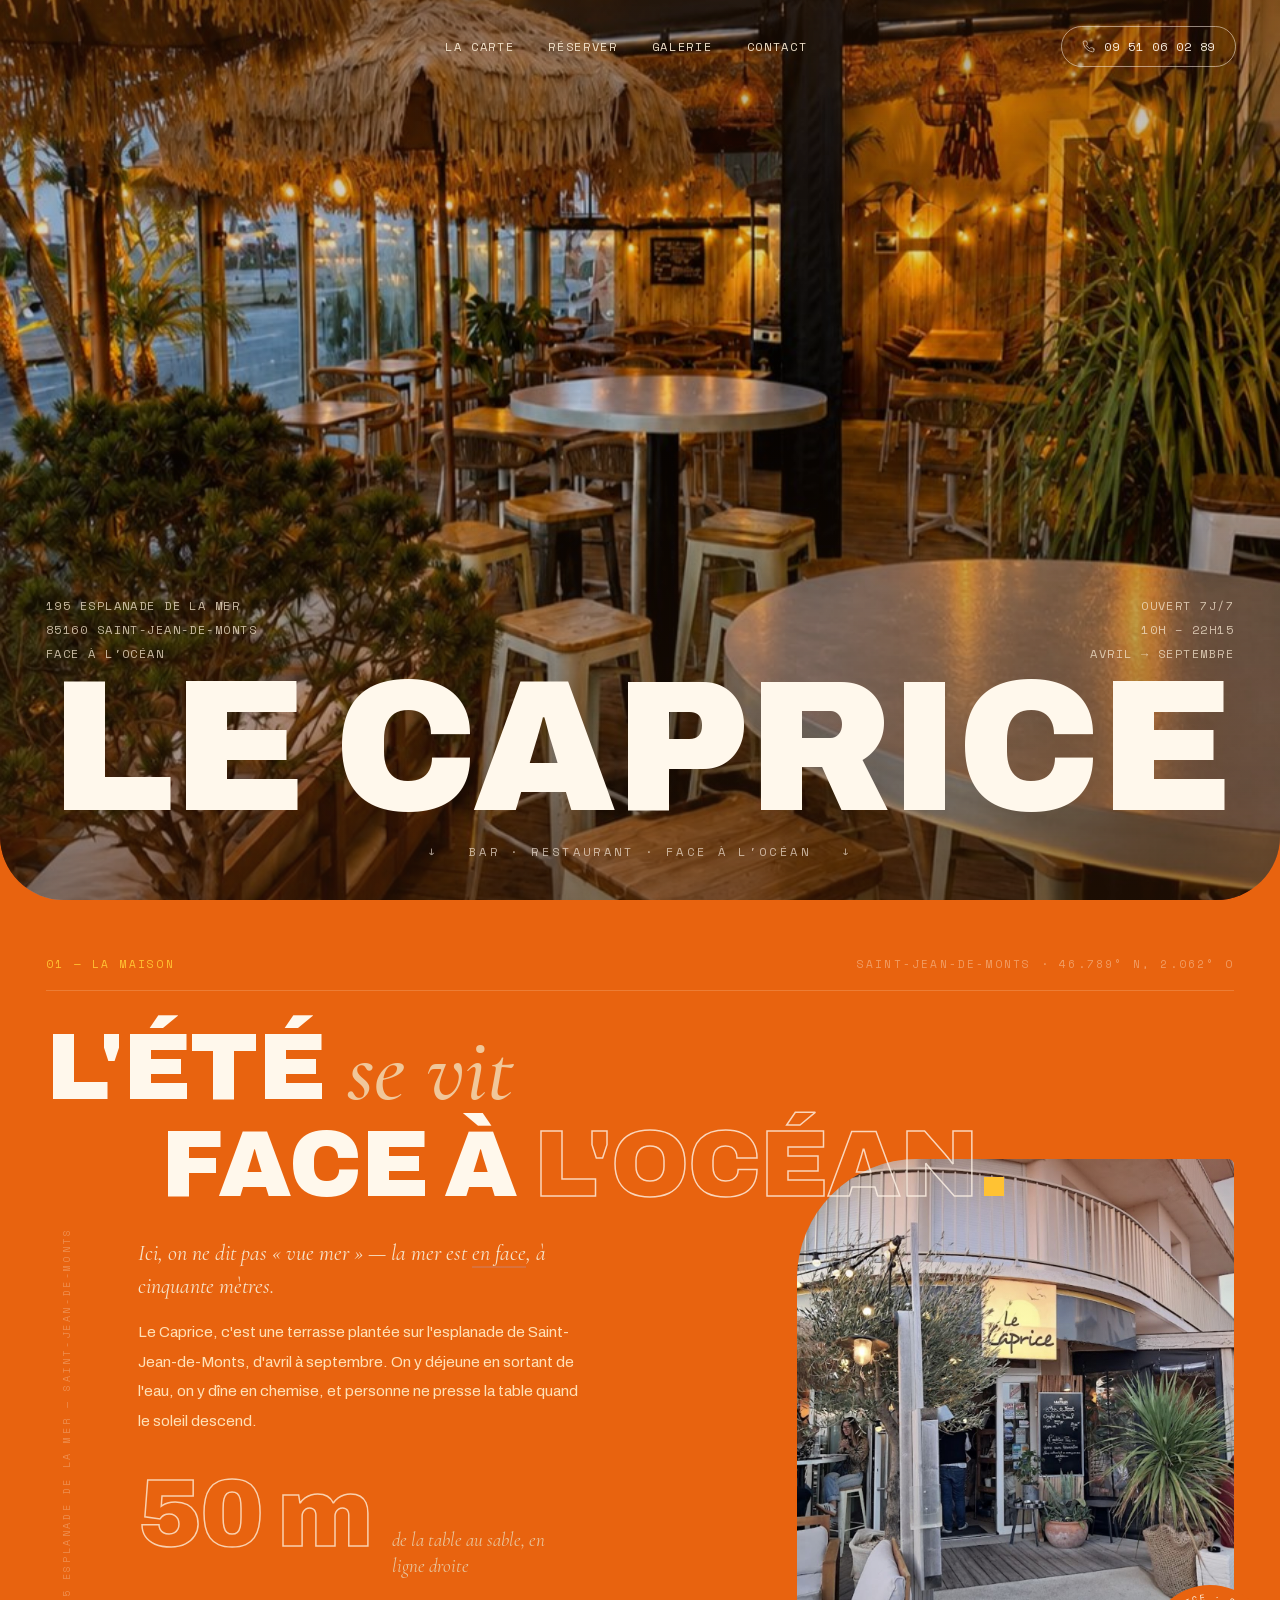
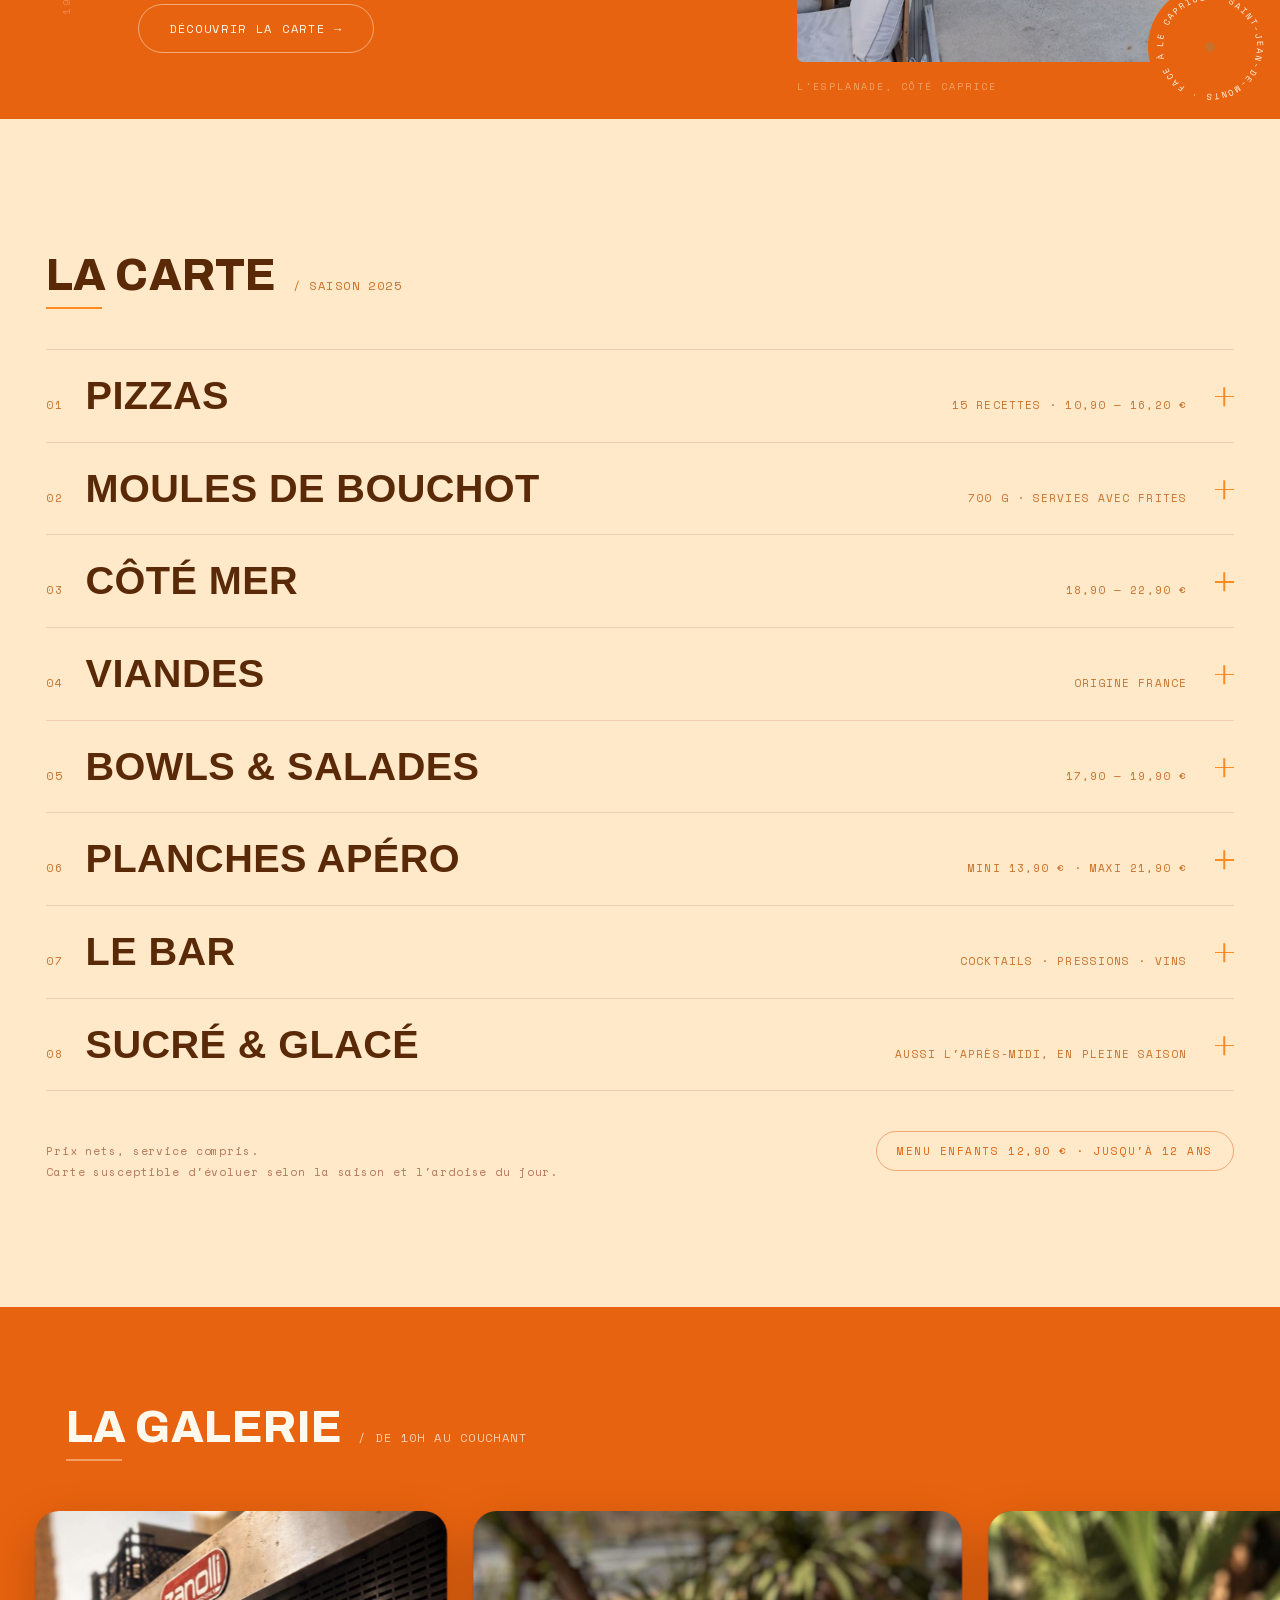
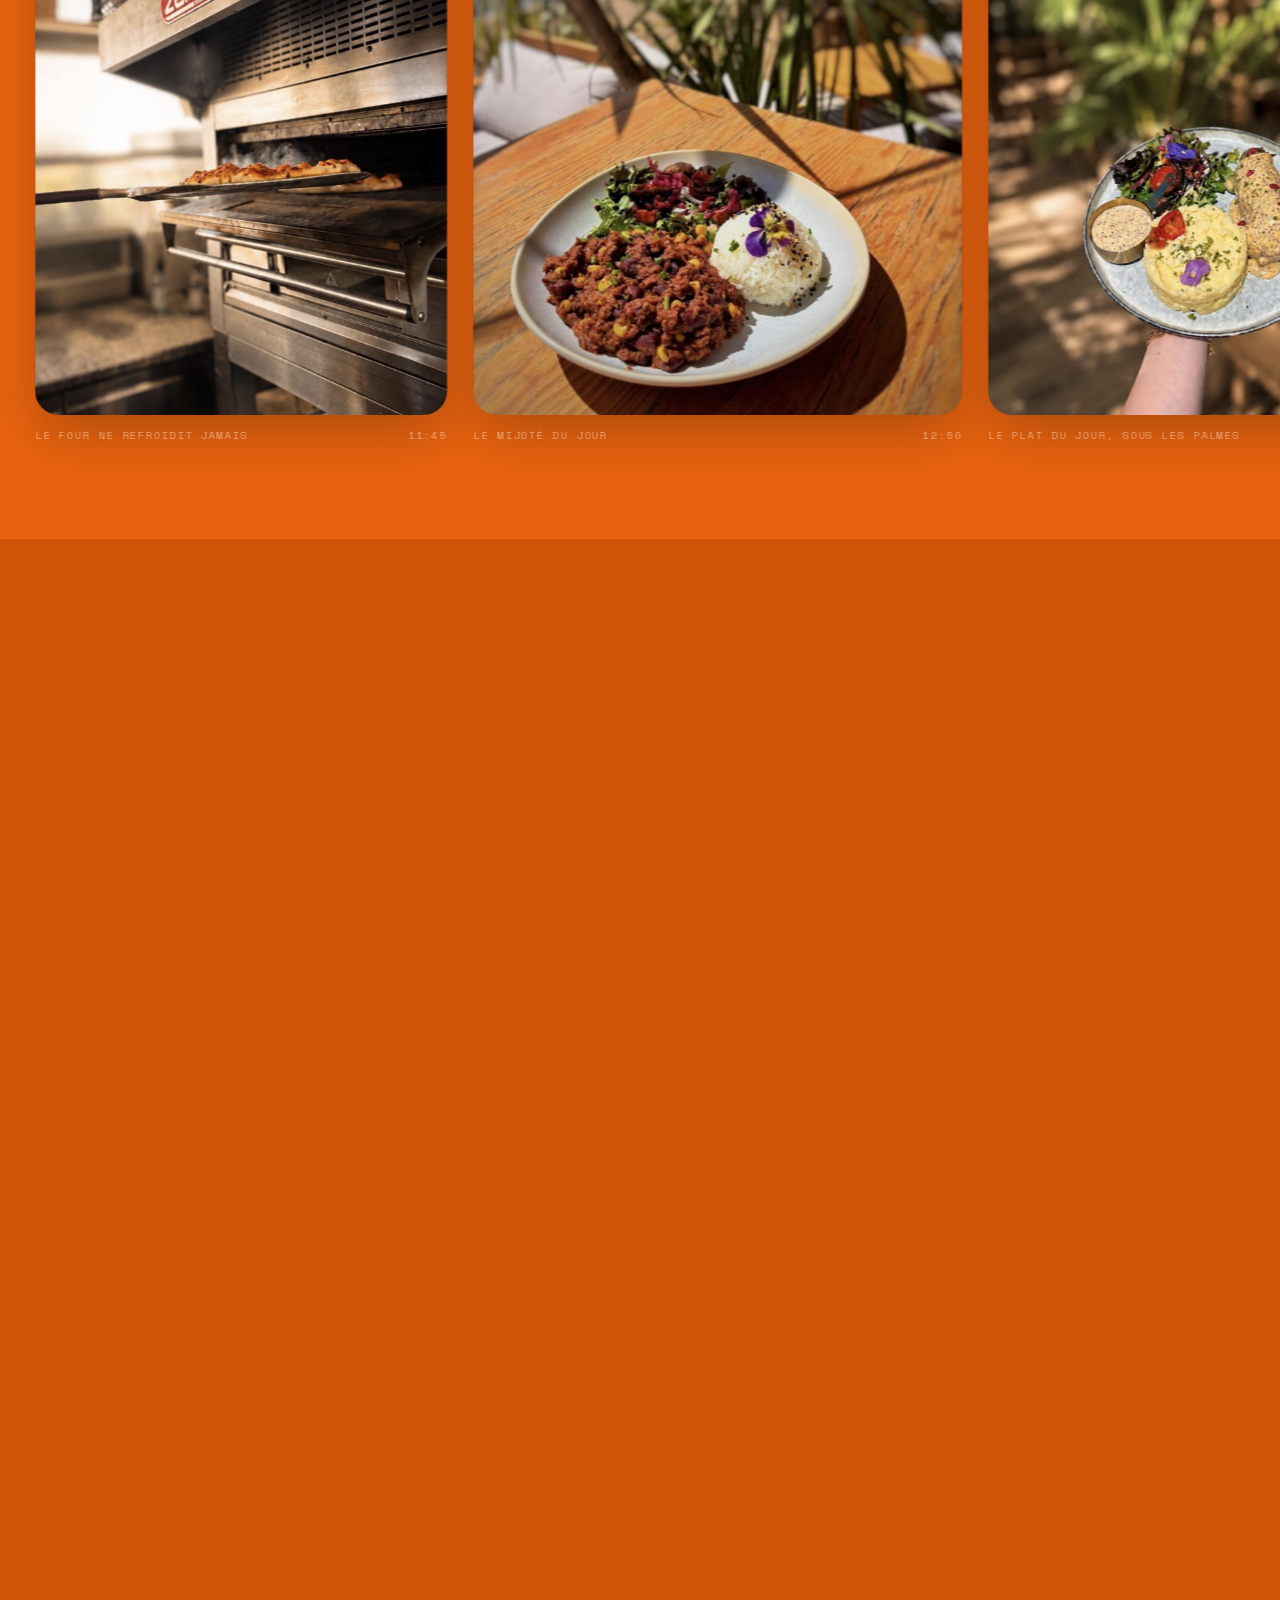
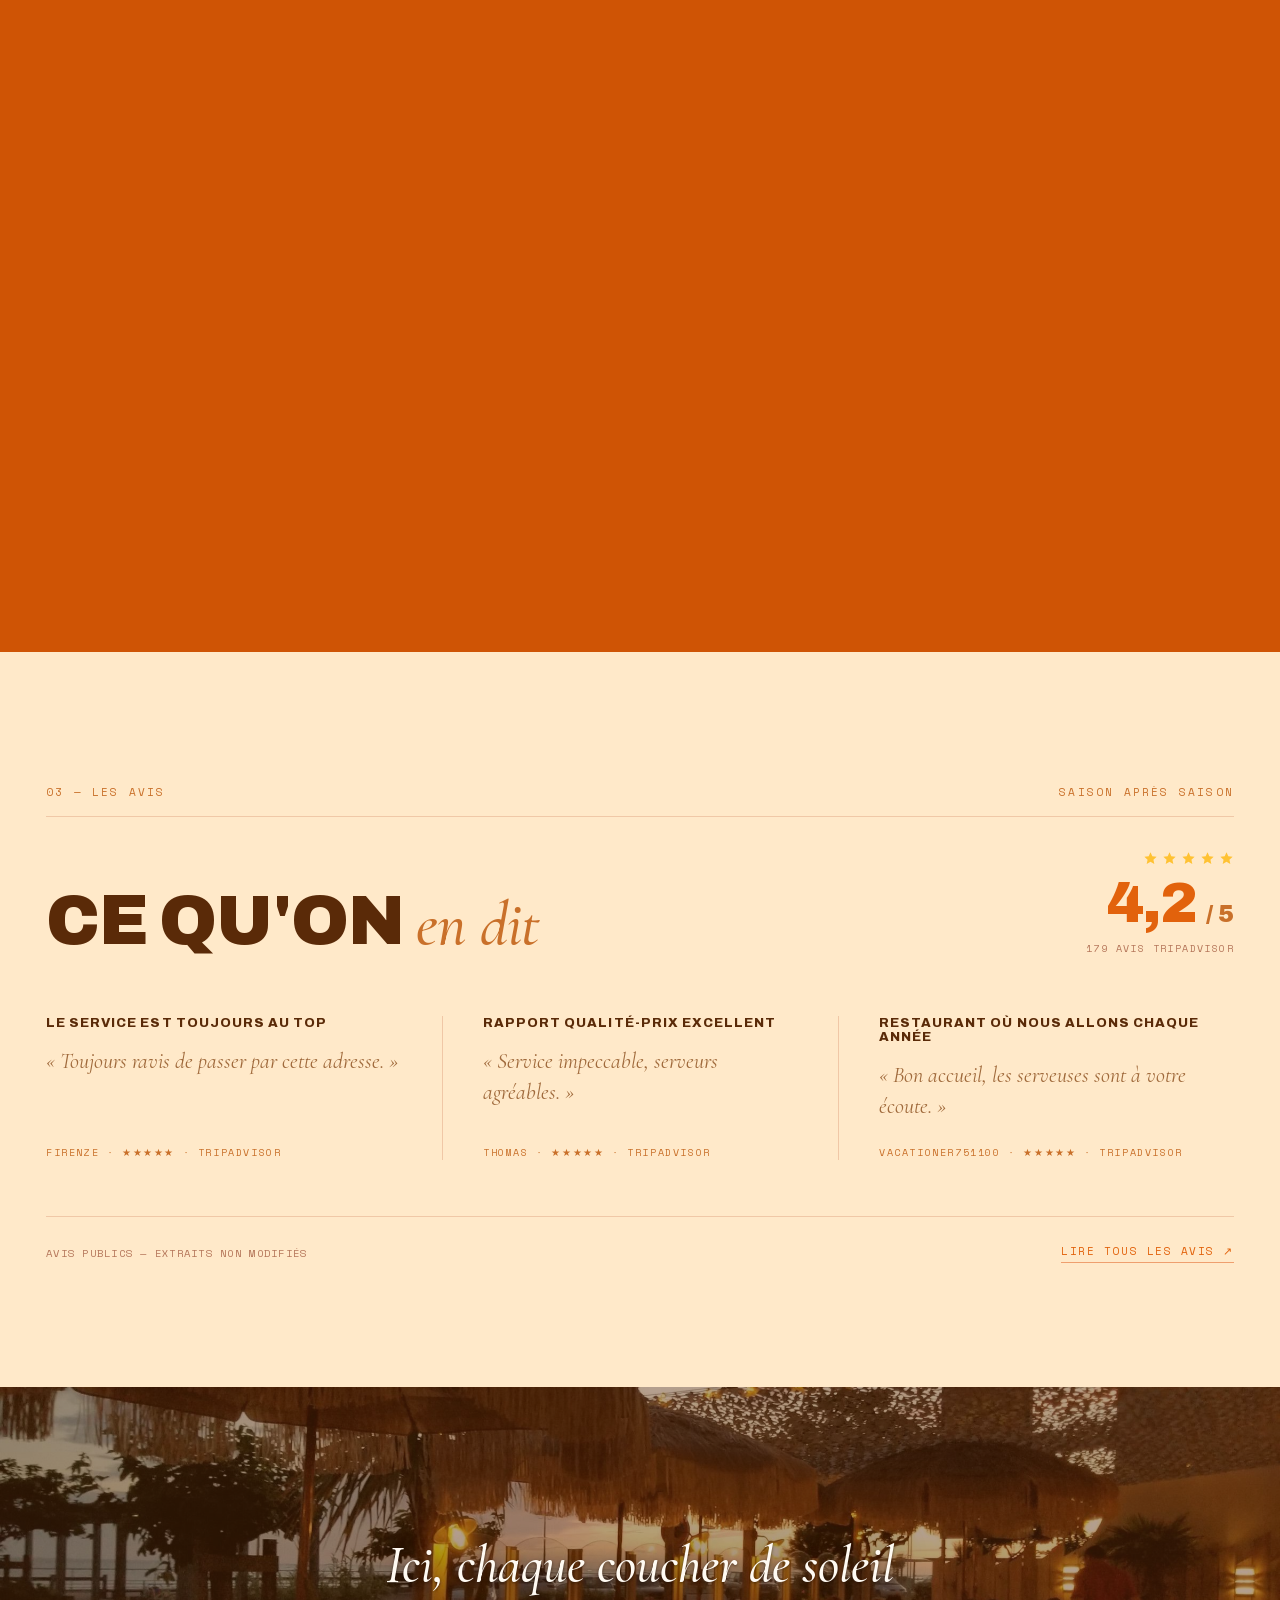
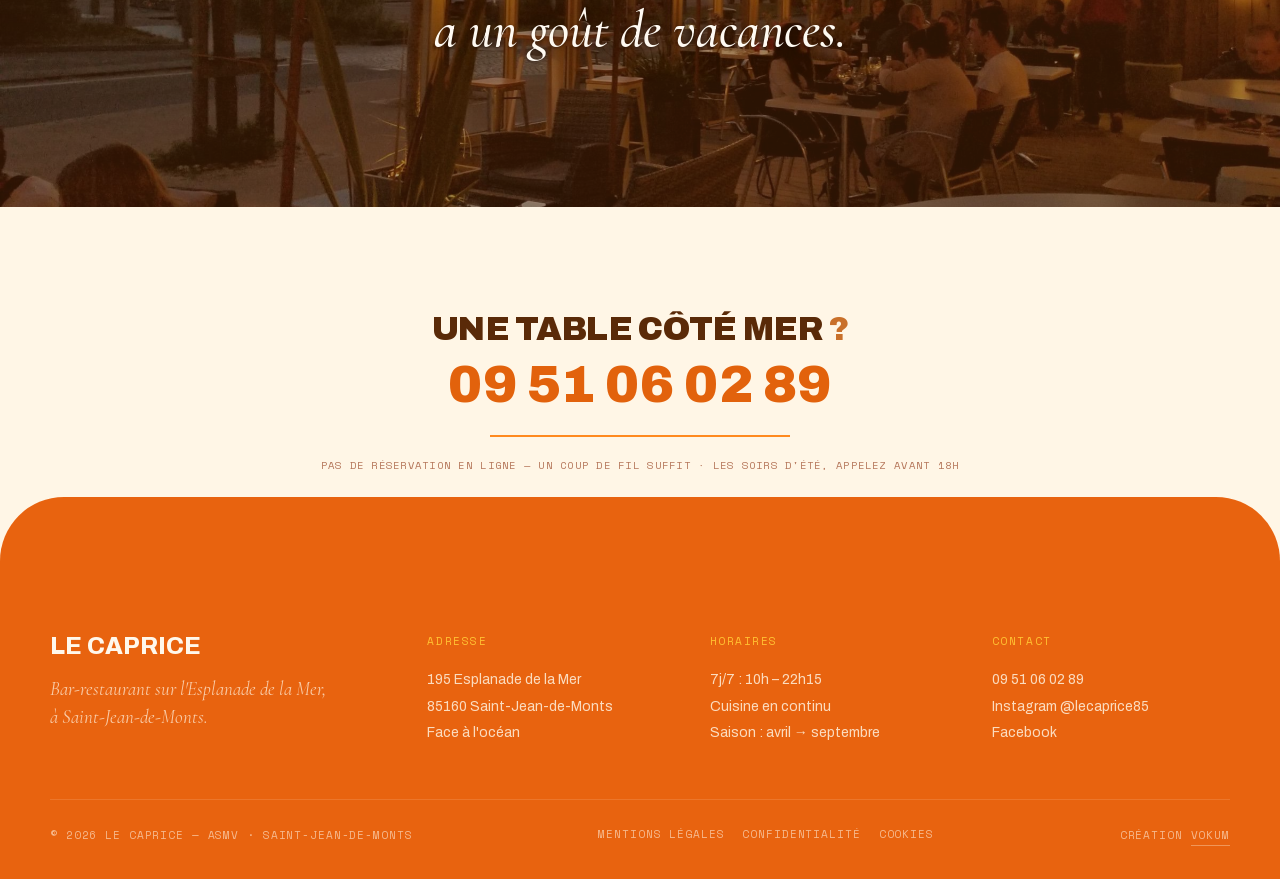
<file: index.html>
<!DOCTYPE html>
<html lang="fr">
<head>
<meta charset="UTF-8">
<meta name="viewport" content="width=device-width, initial-scale=1.0">
<title>Le Caprice — Bar-restaurant face à l'océan · Saint-Jean-de-Monts</title>
<meta name="description" content="Le Caprice, bar-restaurant face à l'océan sur l'Esplanade de la Mer à Saint-Jean-de-Monts. Pizzas, planches, moules-frites et cocktails. 195 Esplanade de la Mer — 09 51 06 02 89.">
<link rel="preload" href="assets/font/archivo-normal-latin.woff2" as="font" type="font/woff2" crossorigin>
<link rel="preload" href="assets/font/space-mono-400-normal-latin.woff2" as="font" type="font/woff2" crossorigin>
<link rel="stylesheet" href="assets/font/fonts.css">
<style>
:root{
  --ember:#e8630f;
  --ember-deep:#cf5405;
  --sun:#e2620c;
  --sun-bright:#ff8a1f;
  --sun-deep:#c65205;
  --amber:#ffc233;
  --blush:#f7b9a6;
  --sand:#fff6e6;
  --sand-warm:#ffe9c9;
  --ink:#5a2a08;
  --ink-soft:#a06a3c;
  --sand-light:#fffaf1;
  --sand-title:#fff8ec;
  --sand-muted:#ffe0b6;
  --dusk:#c9702a;
  --footer-bg:#e8630f;
  --f-display:'Archivo',sans-serif;
  --f-serif:'Cormorant Garamond',serif;
  --f-mono:'Space Mono',monospace;
}
*{margin:0;padding:0;box-sizing:border-box}
html{-webkit-text-size-adjust:100%}
html.lenis,html.lenis body{height:auto}
.lenis.lenis-smooth{scroll-behavior:auto !important}
::selection{background:var(--dusk);color:var(--sand-light)}

/* apparition des images (pas de zoom, opacité seule) */
img{opacity:0;transition:opacity .6s ease}
img.ready,.no-anim img{opacity:1}
:focus-visible{outline:2px solid var(--dusk);outline-offset:3px;border-radius:2px}
button,a{touch-action:manipulation}
html{scroll-behavior:smooth}
body{font-family:var(--f-display);color:var(--ink);background:var(--ember-deep);-webkit-font-smoothing:antialiased;-moz-osx-font-smoothing:grayscale;font-kerning:normal;font-feature-settings:"kern" 1,"liga" 1}
h1,h2{text-wrap:balance}
p{text-wrap:pretty}
.tm-tel,.avis-score .n,.item .p{font-variant-numeric:tabular-nums}
a{color:inherit;text-decoration:none}
img{display:block;width:100%;height:100%;object-fit:cover}

/* ============ NAV ============ */
.nav{position:fixed;top:0;left:0;right:0;z-index:20;display:flex;align-items:center;justify-content:space-between;padding:26px 44px;transition:background .25s ease,padding .25s ease,box-shadow .25s ease}
.nav.scrolled{background:rgba(178,67,31,0.94);-webkit-backdrop-filter:blur(12px);backdrop-filter:blur(12px);padding:14px 44px;box-shadow:0 1px 0 rgba(255,242,225,0.08)}
.nav-logo{font-weight:800;font-size:23px;letter-spacing:0.02em;color:#fdf3e6}
.nav-links{display:flex;align-items:center;gap:34px;font-family:var(--f-mono);font-size:12px;letter-spacing:0.14em;color:#f3e4cd}
.nav-links a{position:relative;padding:4px 0}
.nav-links a::after{content:"";position:absolute;left:0;right:0;bottom:0;height:1px;background:currentColor;transform:scaleX(0);transform-origin:left;transition:transform .25s ease}
.nav-links a:hover{color:var(--sand-light)}
.nav-links a:hover::after{transform:scaleX(1)}
.nav-tel{display:flex;align-items:center;gap:9px;border:1px solid rgba(255,243,230,0.55);border-radius:40px;padding:11px 20px;font-family:var(--f-mono);font-size:12px;letter-spacing:0.08em;color:#fdf3e6;transition:background .2s,color .2s}
.nav-tel:hover{background:#f6ead7;color:var(--ember)}
.nav-tel svg{width:13px;height:13px;opacity:.7;flex-shrink:0}
.burger{display:none;background:none;border:none;cursor:pointer;padding:8px;z-index:30}
.burger span{display:block;width:24px;height:2px;background:#fdf3e6;margin:5px 0;transition:transform .25s,opacity .25s}
.mobile-menu{display:none;position:fixed;inset:0;z-index:25;background:var(--ember);flex-direction:column;align-items:center;justify-content:center;gap:34px;font-family:var(--f-mono);font-size:15px;letter-spacing:0.18em;color:var(--sand)}
.mobile-menu.open{display:flex}
body.menu-open .burger span:nth-child(1){transform:translateY(7px) rotate(45deg)}
body.menu-open .burger span:nth-child(2){opacity:0}
body.menu-open .burger span:nth-child(3){transform:translateY(-7px) rotate(-45deg)}

/* ============ BORDS ARRONDIS ENTRE SECTIONS ============ */
.intro,.carte,.ambiance,.quote,.table-mer{position:relative;z-index:1}
.hero{border-radius:0 0 64px 64px;z-index:2}
.intro{margin-top:-64px;z-index:0}
.footer{border-radius:64px 64px 0 0;margin-top:-64px;position:relative;z-index:1}

/* ============ ANIMATION D'OUVERTURE ============ */
.curtain{position:fixed;inset:0;z-index:100;pointer-events:none;display:none;overflow:hidden}
.js-intro .curtain{display:block}
.js-intro{overflow:hidden}
.curtain-bg{position:absolute;inset:0;background:var(--ember);will-change:transform}
.curtain-word{position:absolute;inset:0;display:flex;align-items:center;justify-content:center;padding:0 40px}
.cw-group{will-change:transform}
.curtain-word .cw{display:block;text-align:center;
  font-family:var(--f-display);font-weight:900;font-size:clamp(90px,14.5vw,220px);
  line-height:0.86;letter-spacing:-0.01em;color:var(--sand-title);
  will-change:clip-path}
.curtain-word .cw-sub{display:block;text-align:center;margin-top:14px;
  font-family:var(--f-mono);font-size:12px;letter-spacing:0.28em;color:rgba(255,243,230,0.65)}
.js-intro .hero-info,.js-intro .hero-sub,.js-intro .hero-title{opacity:0}
.js-intro .nav,.js-intro .nav-logo{opacity:0}

/* ============ HERO ============ */
.hero{position:relative;height:100vh;min-height:640px;display:flex;flex-direction:column;justify-content:flex-end;overflow:hidden;background:#b2431f}
.hero-img{position:absolute;top:-14%;left:0;right:0;height:128%;will-change:transform}
.hero-img-in{position:absolute;inset:0;will-change:transform}
.hero-img-in picture{display:block;width:100%;height:100%}
.hero-img-in img{width:100%;height:100%;object-fit:cover}
.hero-title-wrap{will-change:transform}
.nav-logo{transition:opacity .3s ease}
.hero-overlay{position:absolute;inset:0;background:linear-gradient(180deg,rgba(50,24,6,0.4) 0%,rgba(50,24,6,0.05) 38%,rgba(50,24,6,0.55) 100%)}
.hero-info{position:relative;z-index:2;display:flex;justify-content:space-between;align-items:flex-start;padding:0 46px 6px;font-family:var(--f-mono);font-size:12px;line-height:2;letter-spacing:0.12em;color:#f3e4cd}
.hero-info .right{text-align:right}
.hero-title-wrap{position:relative;z-index:2;padding:0 40px 40px}
.hero-title{font-weight:900;font-size:clamp(90px,14.5vw,220px);line-height:0.86;letter-spacing:-0.01em;color:var(--sand-title);text-align:center}
.hero-sub{text-align:center;margin-top:14px;font-family:var(--f-mono);font-size:12px;letter-spacing:0.28em;color:rgba(255,243,230,0.65)}

/* ============ INTRO (composition magazine) ============ */
.intro{background:var(--ember);color:var(--sand);padding:120px 0 24px;overflow:hidden}
.intro-head{max-width:1320px;margin:0 auto;padding:0 46px;position:relative;z-index:2}
.intro-kicker{display:flex;justify-content:space-between;align-items:baseline;gap:20px;flex-wrap:wrap;margin-bottom:32px;padding-bottom:18px;border-bottom:1px solid rgba(255,242,225,0.18);font-family:var(--f-mono);font-size:11px;letter-spacing:0.2em;color:var(--amber)}
.intro-kicker .k-right{color:rgba(255,242,225,0.4)}
.intro-display{margin:0;font-weight:900;font-size:clamp(46px,7.4vw,104px);line-height:0.96;letter-spacing:-0.01em;text-transform:uppercase;color:var(--sand-title)}
.intro-display .serif{font-family:var(--f-serif);font-style:italic;font-weight:500;text-transform:lowercase;font-size:0.94em;letter-spacing:0;color:#f0c79a;margin-left:0.06em}
.intro-display .l2{display:block;padding-left:clamp(30px,9vw,140px);margin-top:6px}
.intro-display .outline{color:transparent;-webkit-text-stroke:1.5px rgba(255,243,230,0.8)}
.intro-display .dot{color:var(--amber)}
.intro-body{max-width:1320px;margin:-52px auto 0;padding:0 46px;display:grid;grid-template-columns:40px minmax(0,1fr) minmax(0,0.72fr);gap:52px;align-items:start}
.intro-side{writing-mode:vertical-rl;transform:rotate(180deg);align-self:stretch;display:flex;align-items:center;font-family:var(--f-mono);font-size:10px;letter-spacing:0.26em;color:rgba(255,242,225,0.3);white-space:nowrap;min-height:0;overflow:hidden;padding-top:80px}
.intro-col{padding-top:78px;max-width:440px}
.intro-text{margin:0 0 36px;font-size:15.5px;line-height:1.9;color:var(--sand-muted)}
.intro-text .lead{font-family:var(--f-serif);font-style:italic;font-size:22px;line-height:1.5;color:#f7e2c8;display:block;margin-bottom:14px}
.intro-text .lead u{text-decoration:none;background:linear-gradient(to top,rgba(207,125,95,0.55) 2px,transparent 2px);padding-bottom:2px}
.intro-num{margin:28px 0 26px;display:flex;align-items:baseline;gap:20px}
.intro-num .big{font-weight:900;font-size:clamp(68px,7.5vw,116px);line-height:0.9;letter-spacing:-0.02em;color:transparent;-webkit-text-stroke:1.5px rgba(255,246,230,0.75)}
.intro-num .cap{font-family:var(--f-serif);font-style:italic;font-size:19px;line-height:1.35;color:#e8c39a;max-width:170px}
.btn-outline{display:inline-block;border:1px solid rgba(255,242,225,0.5);border-radius:40px;padding:15px 30px;font-family:var(--f-mono);font-size:12px;letter-spacing:0.14em;color:var(--sand);transition:background .2s,color .2s;cursor:pointer}
.btn-outline:hover{background:var(--sand);color:var(--ember)}
.btn-outline:active,.btn-solid:active,.tab:active,.nav-tel:active{transform:scale(0.97)}
.btn-outline,.btn-solid,.tab,.nav-tel{will-change:transform;transition-property:background,color,border-color,transform;transition-duration:.2s}
.intro-photo-wrap{position:relative;z-index:1}
.intro-photo{position:relative;aspect-ratio:3/3.45;border-radius:120px 6px 6px 6px;overflow:hidden}
.intro-photo::after{content:"";position:absolute;inset:0;background:linear-gradient(200deg,rgba(178,67,31,0.35) 0%,transparent 40%)}
.intro-caption{display:flex;justify-content:space-between;gap:20px;margin-top:16px;font-family:var(--f-mono);font-size:10px;letter-spacing:0.2em;line-height:1.7;color:rgba(255,242,225,0.45)}
.intro-stamp{position:absolute;right:-38px;bottom:-14px;width:124px;height:124px;z-index:3;animation:stamp-spin 26s linear infinite}
.intro-stamp svg{width:100%;height:100%;display:block}
.intro-stamp circle.bg{fill:var(--ember)}
.intro-stamp text{font-family:var(--f-mono);font-size:8.6px;letter-spacing:0.24em;fill:var(--sand);text-transform:uppercase}
.intro-stamp .stamp-dot{fill:var(--dusk)}
@keyframes stamp-spin{to{transform:rotate(360deg)}}
@media (prefers-reduced-motion:reduce){.intro-stamp{animation:none}}

/* ============ REVEALS ============ */
.rv{opacity:0;transform:translateY(26px)}
.no-anim .rv{opacity:1;transform:none}

/* ============ DÉCO OMBRES ============ */
.intro,.carte,.ambiance{position:relative;overflow:hidden}
.carte-inner,.ambiance-head,.g-wrap{position:relative;z-index:1}

/* ============ SECTIONS COMMUNES ============ */
.section-head{display:flex;align-items:baseline;gap:16px;margin-bottom:8px}
.section-head h2{font-weight:800;font-size:44px;letter-spacing:0.01em;color:var(--ink)}
.section-head span{font-family:var(--f-mono);font-size:12px;letter-spacing:0.12em;color:var(--dusk)}
.section-rule{width:56px;height:2px;background:var(--sun-bright);opacity:1;margin-bottom:40px}
.ambiance .section-head h2{color:var(--sand-title)}
.ambiance .section-head span{color:rgba(255,246,230,0.75)}
.ambiance .section-rule{background:var(--sand);opacity:0.4}

/* ============ LA CARTE (accordéon complet) ============ */
.carte{background:var(--sand-warm);padding:132px 46px 124px}
.carte-inner{max-width:1240px;margin:0 auto}
.menu-acc{border-top:1px solid rgba(178,67,31,0.16)}
.cat{border-bottom:1px solid rgba(178,67,31,0.16)}
.cat-head{width:100%;display:flex;align-items:baseline;gap:22px;padding:26px 0;background:none;border:none;text-align:left;cursor:pointer;color:var(--ink)}
.cat-num{font-family:var(--f-mono);font-size:11px;letter-spacing:0.16em;color:var(--dusk);flex:0 0 auto;transition:color .25s}
.cat-name{font-weight:800;font-size:clamp(26px,3.1vw,42px);line-height:1;letter-spacing:0.01em;text-transform:uppercase;transition:transform .35s cubic-bezier(.2,.7,.2,1),color .25s}
.cat-meta{margin-left:auto;font-family:var(--f-mono);font-size:11px;letter-spacing:0.1em;color:var(--dusk);text-align:right;flex:0 0 auto}
.cat-plus{position:relative;flex:0 0 auto;width:19px;height:19px;align-self:center;margin-left:6px}
.cat-plus::before,.cat-plus::after{content:"";position:absolute;top:50%;left:0;width:100%;height:1.5px;background:var(--sun-bright);transition:transform .35s cubic-bezier(.2,.7,.2,1)}
.cat-plus::after{transform:rotate(90deg)}
.cat-head:hover .cat-name{transform:translateX(8px)}
.cat-head:hover .cat-num{color:var(--sun)}
.cat.open .cat-plus::after{transform:rotate(0deg)}
.cat.open .cat-num{color:var(--sun)}
.cat-panel{display:grid;grid-template-rows:0fr;transition:grid-template-rows .55s cubic-bezier(.2,.7,.2,1)}
.cat.open .cat-panel{grid-template-rows:1fr}
.cat-panel-in{overflow:hidden}
.cat-story{margin:0 0 26px;font-family:var(--f-serif);font-style:italic;font-size:20px;line-height:1.45;color:var(--dusk)}
.items{display:grid;grid-template-columns:repeat(2,1fr);gap:6px 56px;padding-bottom:12px}
.item{padding:11px 0;border-bottom:1px dotted rgba(178,67,31,0.16)}
.item .line{display:flex;align-items:baseline;gap:10px}
.item .n{font-weight:700;font-size:14.5px;letter-spacing:0.02em}
.item .tag{margin-left:9px;font-family:var(--f-mono);font-size:9px;letter-spacing:0.16em;text-transform:uppercase;color:#c2440f;background:var(--blush);border:none;border-radius:20px;padding:2px 8px;vertical-align:middle}
.item .dots{flex:1;border-bottom:1px dotted rgba(178,67,31,0.28);transform:translateY(-4px)}
.item .p{font-family:var(--f-mono);font-weight:700;font-size:13.5px;color:var(--sun);white-space:nowrap}
.item .d{display:block;margin-top:4px;font-size:13px;line-height:1.55;color:var(--ink-soft);max-width:46ch}
.cat-note{margin:16px 0 30px;font-family:var(--f-mono);font-size:11px;letter-spacing:0.06em;line-height:1.8;color:#b5765a}
.carte-cta{margin-top:40px;display:flex;justify-content:space-between;align-items:baseline;gap:20px;flex-wrap:wrap}
.carte-note{font-family:var(--f-mono);font-size:11px;letter-spacing:0.08em;line-height:1.9;color:#b5765a}
.carte-kids{font-family:var(--f-mono);font-size:11px;letter-spacing:0.14em;color:var(--sun);border:1px solid rgba(224,86,20,0.45);border-radius:40px;padding:11px 20px;white-space:nowrap}


/* ============ AMBIANCE (scroll horizontal pinné) ============ */
.ambiance{background:var(--ember);color:var(--sand);padding:96px 0 0;overflow:hidden}
.ambiance-head{max-width:1240px;margin:0 auto;padding:0 46px}
.g-wrap{position:relative}
.g-track{display:flex;gap:26px;padding:10px 46px 96px;align-items:flex-end;width:max-content;will-change:transform}
.g-item{flex:0 0 auto}
.g-item .im{overflow:hidden;border-radius:24px;background:#b2431f;transition:filter .35s ease,box-shadow .35s ease;box-shadow:0 20px 50px rgba(0,0,0,0.22)}
.g-item:hover .im{filter:brightness(1.05)}
.g-item img{height:56vh;min-height:340px;width:auto;object-fit:cover}
.g-item .c{margin-top:12px;font-family:var(--f-mono);font-size:10.5px;letter-spacing:.18em;text-transform:uppercase;color:rgba(255,242,225,0.5);display:flex;justify-content:space-between;gap:16px}
.no-anim .g-wrap{overflow-x:auto;-webkit-overflow-scrolling:touch}
.no-anim .g-track{will-change:auto}

/* ============ AVIS ============ */
.avis{background:var(--sand-warm);padding:132px 46px 124px;position:relative;overflow:hidden}
.avis-in{max-width:1240px;margin:0 auto;position:relative;z-index:1}
.avis-kicker{display:flex;justify-content:space-between;align-items:baseline;gap:20px;flex-wrap:wrap;margin-bottom:34px;padding-bottom:16px;border-bottom:1px solid rgba(178,67,31,0.2);font-family:var(--f-mono);font-size:11px;letter-spacing:0.2em;color:var(--dusk)}
.avis-top{display:grid;grid-template-columns:1fr auto;gap:40px;align-items:end;margin-bottom:60px}
.avis h2{font-weight:900;font-size:clamp(36px,5.4vw,72px);line-height:0.98;letter-spacing:-0.01em;text-transform:uppercase;color:var(--ink)}
.avis h2 .serif{font-family:var(--f-serif);font-style:italic;font-weight:500;text-transform:lowercase;font-size:0.9em;color:var(--dusk)}
.avis-score{text-align:right;white-space:nowrap}
.avis-score .stars{display:flex;justify-content:flex-end;gap:4px;margin-bottom:10px}
.avis-score .stars svg{width:15px;height:15px;fill:var(--amber)}
.avis-score .n{font-weight:900;font-size:clamp(40px,4.4vw,60px);line-height:1;letter-spacing:-0.02em;color:var(--sun)}
.avis-score .n span{font-size:0.42em;color:var(--dusk);letter-spacing:0.02em}
.avis-score .src{margin-top:8px;font-family:var(--f-mono);font-size:10px;letter-spacing:0.14em;color:#b5765a}
.avis-grid{display:grid;grid-template-columns:repeat(3,1fr);gap:0}
.avis-grid>figure{padding:0 40px;border-left:1px solid rgba(178,67,31,0.2);display:flex;flex-direction:column}
.avis-grid>figure:first-child{padding-left:0;border-left:none}
.avis-grid>figure:last-child{padding-right:0}
.avis-grid .t{font-weight:800;font-size:13px;letter-spacing:0.08em;text-transform:uppercase;color:var(--ink);margin-bottom:16px}
.avis-grid blockquote{font-family:var(--f-serif);font-style:italic;font-size:22px;line-height:1.45;color:var(--ink-soft);margin-bottom:22px;flex:1}
.avis-grid blockquote::before{content:"« "}
.avis-grid blockquote::after{content:" »"}
.avis-grid figcaption{font-family:var(--f-mono);font-size:10px;letter-spacing:0.16em;color:var(--dusk);text-transform:uppercase}
.avis-foot{margin-top:56px;padding-top:26px;border-top:1px solid rgba(178,67,31,0.2);display:flex;justify-content:space-between;align-items:center;gap:20px;flex-wrap:wrap}
.avis-foot .note{font-family:var(--f-mono);font-size:10.5px;letter-spacing:0.12em;color:#b5765a}
.avis-foot .lnk{font-family:var(--f-mono);font-size:11px;letter-spacing:0.14em;color:var(--sun);border-bottom:1px solid rgba(224,86,20,0.5);padding-bottom:3px;transition:color .2s,border-color .2s}
.avis-foot .lnk:hover{color:var(--dusk);border-color:var(--dusk)}

/* ============ CITATION ============ */
.quote{position:relative;min-height:420px;display:flex;align-items:center;justify-content:center;overflow:hidden;background:#b2431f}
.quote-img{position:absolute;top:-8%;left:0;right:0;height:116%;will-change:transform}
.quote-overlay{position:absolute;inset:0;background:rgba(90,42,8,0.45)}
.quote p{position:relative;z-index:2;padding:0 30px;font-family:var(--f-serif);font-style:italic;font-weight:500;font-size:clamp(30px,4.5vw,52px);line-height:1.25;color:#fffaf2;text-align:center;max-width:900px;text-shadow:0 1px 3px rgba(24,12,7,0.55), 0 4px 30px rgba(24,12,7,0.75)}

/* ============ UNE TABLE CÔTÉ MER ============ */
.table-mer{background:var(--sand);padding:104px 46px 88px;text-align:center;position:relative;overflow:hidden}
.table-mer-inner{max-width:1180px;margin:0 auto;position:relative;z-index:1}
.tm-title{font-weight:900;font-size:clamp(22px,2.6vw,34px);line-height:1.1;letter-spacing:-0.01em;color:var(--ink);text-transform:uppercase}
.tm-title .q{color:var(--dusk)}
.tm-tel{display:inline-block;margin-top:12px;font-weight:900;font-size:clamp(30px,4vw,52px);line-height:1;letter-spacing:0.01em;color:var(--sun);transition:color .2s}
.tm-tel:hover{color:var(--dusk)}
.tm-rule{width:min(300px,50%);height:2px;background:var(--sun-bright);opacity:1;margin:24px auto 0}
.tm-note{margin-top:20px;font-family:var(--f-mono);font-size:10.5px;letter-spacing:0.12em;color:#b5765a}
/* ============ FOOTER ============ */
.footer{background:var(--footer-bg);color:rgba(255,246,230,0.82);padding:136px 46px 34px}
.footer-inner{max-width:1180px;margin:0 auto}
.footer-grid{display:grid;grid-template-columns:1.4fr 1fr 1fr 1fr;gap:44px;padding-bottom:52px;border-bottom:1px solid rgba(255,217,184,0.16)}
.footer-logo{font-weight:800;font-size:24px;color:var(--sand-title);margin-bottom:16px}
.footer-baseline{font-family:var(--f-serif);font-style:italic;font-size:19px;line-height:1.45;color:rgba(255,242,225,0.72);max-width:280px}
.footer-label{font-family:var(--f-mono);font-size:11px;letter-spacing:0.14em;color:var(--amber);margin-bottom:18px}
.footer-col .content{font-size:14px;line-height:1.9}
.footer .content a:hover{color:var(--amber)}
.footer-bottom{display:flex;justify-content:space-between;align-items:center;padding-top:26px;font-family:var(--f-mono);font-size:11px;letter-spacing:0.08em;color:rgba(255,242,225,0.6);flex-wrap:wrap;gap:10px 26px}
.footer-legal{display:flex;align-items:center;gap:18px;flex-wrap:wrap}
.footer-legal a{position:relative;padding-bottom:3px}
.footer-legal a::after{content:"";position:absolute;left:0;right:0;bottom:0;height:1px;background:currentColor;transform:scaleX(0);transform-origin:left;transition:transform .25s ease}
.footer-legal a:hover{color:var(--amber)}
.footer-legal a:hover::after{transform:scaleX(1)}
.footer-sign a{border-bottom:1px solid rgba(255,242,225,0.35);padding-bottom:2px;transition:color .2s,border-color .2s}
.footer-sign a:hover{color:var(--amber);border-color:var(--amber)}

/* ============ RESPONSIVE ============ */
@media (max-width:900px){
  /* --- nav --- */
  .nav{padding:18px 20px}
  .nav.scrolled{padding:12px 20px}
  .nav-links,.nav-tel{display:none}
  .burger{display:block;margin:-8px -8px -8px 0}
  .mobile-menu{gap:26px;font-size:14px;padding:0 24px;text-align:center}
  .mobile-menu .btn-outline{margin-top:10px}

  /* --- hero --- */
  .hero{height:100svh;min-height:560px;border-radius:0 0 28px 28px}
  .hero-title,.curtain-word .cw{font-size:clamp(34px,11.5vw,64px);line-height:0.92}
  .curtain-word .cw-sub{font-size:9.5px;letter-spacing:0.18em;margin-top:10px}
  .hero-title-wrap{padding:0 20px 30px}
  .hero-sub{font-size:9.5px;letter-spacing:0.18em;margin-top:10px}
  .hero-info{flex-direction:row;justify-content:space-between;gap:14px;padding:0 20px 16px;font-size:9px;line-height:1.85;letter-spacing:0.08em}
  .hero-info .right{text-align:right}
  .curtain-word{padding:0 20px}

  /* --- la maison --- */
  .intro{padding:72px 0 40px;margin-top:-28px}
  .intro-head{padding:0 20px}
  .intro-kicker{margin-bottom:22px;font-size:9px;letter-spacing:0.14em}
  .intro-kicker .k-right{display:none}
  .intro-display{font-size:clamp(34px,10vw,56px)}
  .intro-display .l2{padding-left:26px}
  .intro-body{grid-template-columns:1fr;gap:32px;padding:0 20px;margin-top:0}
  .intro-side{display:none}
  .intro-col{padding-top:0;max-width:none}
  .intro-text{font-size:15px;line-height:1.75}
  .intro-text .lead{font-size:19px}
  .intro-num{margin:24px 0 22px;gap:14px}
  .intro-num .big{font-size:58px}
  .intro-num .cap{font-size:16px;max-width:150px}
  .intro-photo{aspect-ratio:4/5;border-radius:64px 5px 5px 5px}
  .intro-stamp{right:-6px;bottom:-22px;width:84px;height:84px}
  .intro-caption{font-size:9px;letter-spacing:0.14em}

  /* --- sections communes --- */
  .section-head{flex-direction:column;align-items:flex-start;gap:6px}
  .section-head h2{font-size:30px}
  .section-head span{font-size:10px}

  /* --- la carte : accordéon compact --- */
  .carte{padding:64px 20px}
  .cat-head{gap:12px;padding:19px 0;flex-wrap:wrap;align-items:center}
  .cat-num{font-size:10px;letter-spacing:0.12em}
  .cat-name{font-size:21px;line-height:1.05;flex:1}
  .cat-meta{order:3;flex:1 0 100%;margin:5px 0 0 26px;text-align:left;font-size:9.5px;letter-spacing:0.06em}
  .cat-plus{width:15px;height:15px;margin-left:0}
  .cat-head:hover .cat-name{transform:none}
  .cat-story{margin:2px 0 18px 26px;font-size:16px;line-height:1.4}
  .items{grid-template-columns:1fr;gap:0;padding-bottom:6px}
  .item{padding:10px 0}
  .item .n{font-size:13.5px}
  .item .tag{margin-left:6px;font-size:8px;padding:1px 6px}
  .item .p{font-size:12.5px}
  .item .d{font-size:12px;line-height:1.5;max-width:none}
  .cat-note{margin:12px 0 22px;font-size:9.5px;letter-spacing:0.04em;line-height:1.7}
  .carte-cta{margin-top:26px;flex-direction:column;align-items:stretch;gap:14px}
  .carte-note{font-size:9.5px;letter-spacing:0.04em}
  .carte-kids{text-align:center;font-size:10px;letter-spacing:0.1em;padding:12px 14px;white-space:normal}

  /* --- galerie : titre centré, swipe natif --- */
  .ambiance{padding:64px 0 0}
  .ambiance-head{padding:0 20px}
  .ambiance .section-head,.carte .section-head{align-items:center;text-align:center;gap:8px}
  .ambiance .section-rule,.carte .section-rule{margin-left:auto;margin-right:auto}
  .g-swipe .g-wrap{overflow-x:auto;-webkit-overflow-scrolling:touch;scroll-snap-type:x mandatory;scrollbar-width:none}
  .g-swipe .g-wrap::-webkit-scrollbar{display:none}
  .g-swipe .g-track{transform:none !important}
  .g-track{padding:8px 20px 56px;gap:12px}
  .g-item{scroll-snap-align:center}
  .g-item img{height:46vh;min-height:0;max-height:340px}
  .g-item .im{border-radius:16px}
  .g-item .c{font-size:9px;letter-spacing:0.12em;margin-top:9px}

  /* --- avis : pensé pour le mobile --- */
  .avis{padding:64px 20px 56px}
  .avis-kicker{justify-content:center;font-size:9px;letter-spacing:0.14em;margin-bottom:26px;padding-bottom:14px}
  .avis-kicker span:last-child{display:none}
  .avis-top{grid-template-columns:1fr;align-items:center;gap:18px;margin-bottom:30px;text-align:center;justify-items:center}
  .avis h2{font-size:clamp(30px,9vw,42px)}
  .avis-score{text-align:center}
  .avis-score .stars{justify-content:center;gap:6px}
  .avis-score .stars svg{width:18px;height:18px}
  .avis-score .n{font-size:44px}
  .avis-score .src{font-size:9.5px}
  /* citations : cartes lisibles, une par une */
  .avis-grid{grid-template-columns:1fr;gap:12px}
  .avis-grid>figure{padding:22px 20px;border:1px solid rgba(178,67,31,0.18);border-radius:18px;background:rgba(255,255,255,0.35)}
  .avis-grid>figure:first-child{padding:22px 20px}
  .avis-grid .t{font-size:11px;letter-spacing:0.06em;margin-bottom:10px}
  .avis-grid blockquote{font-size:18px;line-height:1.4;margin-bottom:14px}
  .avis-grid figcaption{font-size:9px}
  .avis-foot{margin-top:28px;gap:10px;flex-direction:column;align-items:center;text-align:center}
  .avis-foot .note{font-size:9px}

  /* --- citation --- */
  .quote{min-height:260px}
  .quote p{font-size:clamp(24px,7vw,34px);padding:0 20px}

  /* --- une table côté mer --- */
  .table-mer{padding:56px 20px 44px}
  .tm-title{font-size:20px}
  .tm-tel{font-size:30px}
  .tm-note{font-size:9px;letter-spacing:0.06em;line-height:1.7}

  /* --- footer --- */
  .footer{padding:76px 20px 30px;border-radius:32px 32px 0 0;margin-top:-32px}
  .footer-grid{grid-template-columns:1fr;gap:28px;padding-bottom:34px}
  .footer-logo{font-size:20px;margin-bottom:12px}
  .footer-baseline{font-size:17px}
  .footer-bottom{flex-direction:column;align-items:flex-start;gap:12px;font-size:9px}
  .footer-legal{gap:14px}
}

</style>
</head>
<body>
<div class="curtain" aria-hidden="true">
  <div class="curtain-bg"></div>
  <div class="curtain-word">
    <div class="cw-group">
      <span class="cw">LE CAPRICE</span>
      <span class="cw-sub">↓ &nbsp; BAR · RESTAURANT · FACE À L'OCÉAN &nbsp; ↓</span>
    </div>
  </div>
</div>

<!-- ============ NAV ============ -->
<nav class="nav">
  <div class="nav-logo">LE CAPRICE</div>
  <div class="nav-links">
    <a href="#carte">LA CARTE</a>
    <a href="#reserver">RÉSERVER</a>
    <a href="#ambiance">GALERIE</a>
    <a href="#contact">CONTACT</a>
  </div>
  <a href="tel:0951060289" class="nav-tel">
    <svg viewBox="0 0 24 24" fill="none" stroke="currentColor" stroke-width="1.8" stroke-linecap="round" stroke-linejoin="round"><path d="M22 16.92v3a2 2 0 0 1-2.18 2 19.79 19.79 0 0 1-8.63-3.07 19.5 19.5 0 0 1-6-6 19.79 19.79 0 0 1-3.07-8.67A2 2 0 0 1 4.11 2h3a2 2 0 0 1 2 1.72c.127.96.361 1.903.7 2.81a2 2 0 0 1-.45 2.11L8.09 9.91a16 16 0 0 0 6 6l1.27-1.27a2 2 0 0 1 2.11-.45c.907.339 1.85.573 2.81.7A2 2 0 0 1 22 16.92z"/></svg>
    09 51 06 02 89
  </a>
  <button class="burger" aria-label="Menu" onclick="toggleMenu()"><span></span><span></span><span></span></button>
</nav>
<div class="mobile-menu" id="mobileMenu">
  <a href="#carte" onclick="toggleMenu()">LA CARTE</a>
  <a href="#reserver" onclick="toggleMenu()">RÉSERVER</a>
  <a href="#ambiance" onclick="toggleMenu()">GALERIE</a>
  <a href="#contact" onclick="toggleMenu()">CONTACT</a>
  <a href="tel:0951060289" class="btn-outline">☎ 09 51 06 02 89</a>
</div>

<!-- ============ HERO ============ -->
<header class="hero">
  <div class="hero-img"><div class="hero-img-in">
    <picture>
      <source media="(max-width: 900px)" srcset="assets/hero-terrasse-mobile.jpg">
      <img src="assets/hero-terrasse.jpg" alt="La terrasse du Caprice au crépuscule" fetchpriority="high">
    </picture>
  </div></div>
  <div class="hero-overlay"></div>
  <div class="hero-info">
    <div>195 ESPLANADE DE LA MER<br>85160 SAINT-JEAN-DE-MONTS<br>FACE À L'OCÉAN</div>
    <div class="right">OUVERT 7J/7<br>10H – 22H15<br>AVRIL → SEPTEMBRE</div>
  </div>
  <div class="hero-title-wrap">
    <h1 class="hero-title">LE CAPRICE</h1>
    <div class="hero-sub">↓ &nbsp; BAR · RESTAURANT · FACE À L'OCÉAN &nbsp; ↓</div>
  </div>
</header>

<!-- ============ INTRO ============ -->
<section class="intro">
  <div class="intro-head">
    <div class="intro-kicker">
      <span>01 — LA MAISON</span>
      <span class="k-right">SAINT-JEAN-DE-MONTS · 46.789° N, 2.062° O</span>
    </div>
    <h2 class="intro-display rv">L'été <span class="serif">se vit</span><span class="l2">face à <span class="outline">l'océan</span><span class="dot">.</span></span></h2>
  </div>
  <div class="intro-body">
    <div class="intro-side">195 ESPLANADE DE LA MER — SAINT-JEAN-DE-MONTS</div>
    <div class="intro-col rv">
      <p class="intro-text"><span class="lead">Ici, on ne dit pas « vue mer » — la mer est <u>en face</u>, à cinquante mètres.</span>Le Caprice, c'est une terrasse plantée sur l'esplanade de Saint-Jean-de-Monts, d'avril à septembre. On y déjeune en sortant de l'eau, on y dîne en chemise, et personne ne presse la table quand le soleil descend.</p>
      <div class="intro-num"><span class="big">50&nbsp;m</span><span class="cap">de la table au sable, en ligne droite</span></div>
      <a href="#carte" class="btn-outline">DÉCOUVRIR LA CARTE →</a>
    </div>
    <div class="intro-photo-wrap rv">
      <div class="intro-photo"><img src="assets/devanture-jour.jpg" alt="La devanture du Caprice sur l'Esplanade de la Mer" loading="lazy"></div>
      <div class="intro-stamp" aria-hidden="true">
        <svg viewBox="0 0 124 124">
          <defs><path id="stampCircle" d="M62,62 m-47,0 a47,47 0 1,1 94,0 a47,47 0 1,1 -94,0"/></defs>
          <circle class="bg" cx="62" cy="62" r="62"/>
          <circle class="stamp-dot" cx="62" cy="62" r="5"/>
          <text><textPath href="#stampCircle">LE CAPRICE · SAINT-JEAN-DE-MONTS · FACE À L'OCÉAN ·</textPath></text>
        </svg>
      </div>
      <div class="intro-caption"><span>L'ESPLANADE, CÔTÉ CAPRICE</span><span>ÉTÉ 2026</span></div>
    </div>
  </div>
</section>

<!-- ============ LA CARTE ============ -->
<section id="carte" class="carte">
  <div class="carte-inner">
    <div class="section-head rv">
      <h2>LA CARTE</h2>
      <span>/ SAISON 2025</span>
    </div>
    <div class="section-rule"></div>
    <div class="menu-acc rv" id="menuAcc"></div>
    <div class="carte-cta">
      <div class="carte-note">Prix nets, service compris.<br>Carte susceptible d'évoluer selon la saison et l'ardoise du jour.</div>
      <div class="carte-kids">MENU ENFANTS 12,90 € · JUSQU'À 12 ANS</div>
    </div>
  </div>
</section>

<!-- ============ AMBIANCE (scroll horizontal pinné) ============ -->
<section id="ambiance" class="ambiance">
  <div class="ambiance-head">
    <div class="section-head rv">
      <h2>LA GALERIE</h2>
      <span>/ DE 10H AU COUCHANT</span>
    </div>
    <div class="section-rule"></div>
  </div>
  <div class="g-wrap" id="gWrap">
    <div class="g-track" id="gTrack">
      <div class="g-item"><div class="im"><img src="assets/four-pizza.jpg" alt="Pizza à la sortie du four Zanolli"></div><div class="c"><span>Le four ne refroidit jamais</span><span>11:45</span></div></div>
      <div class="g-item"><div class="im"><img src="assets/chili.jpg" alt="Chili maison et riz en terrasse"></div><div class="c"><span>Le mijoté du jour</span><span>12:50</span></div></div>
      <div class="g-item"><div class="im"><img src="assets/poulet-puree.jpg" alt="Suprême de poulet sous les palmes"></div><div class="c"><span>Le plat du jour, sous les palmes</span><span>13:30</span></div></div>
      <div class="g-item"><div class="im"><img src="assets/salades-crousti.jpg" alt="Salades crousti burrata portées en terrasse"></div><div class="c"><span>Les crousti, à bout de bras</span><span>13:52</span></div></div>
      <div class="g-item"><div class="im"><img src="assets/devanture-pizza.jpg" alt="Pizza à emporter devant la terrasse"></div><div class="c"><span>Pizza à emporter, ici</span><span>19:02</span></div></div>
      <div class="g-item"><div class="im"><img src="assets/hero-sunset.jpg" alt="La terrasse au coucher du soleil"></div><div class="c"><span>La terrasse, au couchant</span><span>21:30</span></div></div>
    </div>
  </div>
</section>

<!-- ============ AVIS ============ -->
<section id="avis" class="avis">
  <div class="avis-in">
    <div class="avis-kicker rv">
      <span>03 — LES AVIS</span>
      <span>SAISON APRÈS SAISON</span>
    </div>
    <div class="avis-top rv">
      <h2>Ce qu'on <span class="serif">en dit</span></h2>
      <div class="avis-score">
        <div class="stars" aria-hidden="true"><svg viewBox="0 0 24 24"><path d="M12 2l2.9 6.3 6.9.8-5.1 4.7 1.4 6.8L12 17.3 5.9 20.6l1.4-6.8L2.2 9.1l6.9-.8z"/></svg><svg viewBox="0 0 24 24"><path d="M12 2l2.9 6.3 6.9.8-5.1 4.7 1.4 6.8L12 17.3 5.9 20.6l1.4-6.8L2.2 9.1l6.9-.8z"/></svg><svg viewBox="0 0 24 24"><path d="M12 2l2.9 6.3 6.9.8-5.1 4.7 1.4 6.8L12 17.3 5.9 20.6l1.4-6.8L2.2 9.1l6.9-.8z"/></svg><svg viewBox="0 0 24 24"><path d="M12 2l2.9 6.3 6.9.8-5.1 4.7 1.4 6.8L12 17.3 5.9 20.6l1.4-6.8L2.2 9.1l6.9-.8z"/></svg><svg viewBox="0 0 24 24"><path d="M12 2l2.9 6.3 6.9.8-5.1 4.7 1.4 6.8L12 17.3 5.9 20.6l1.4-6.8L2.2 9.1l6.9-.8z"/></svg></div>
        <div class="n">4,2 <span>/ 5</span></div>
        <div class="src">179 AVIS TRIPADVISOR</div>
      </div>
    </div>
    <div class="avis-grid rv">
      <figure>
        <div class="t">Le service est toujours au top</div>
        <blockquote>Toujours ravis de passer par cette adresse.</blockquote>
        <figcaption>Firenze · ★★★★★ · Tripadvisor</figcaption>
      </figure>
      <figure>
        <div class="t">Rapport qualité-prix excellent</div>
        <blockquote>Service impeccable, serveurs agréables.</blockquote>
        <figcaption>Thomas · ★★★★★ · Tripadvisor</figcaption>
      </figure>
      <figure>
        <div class="t">Restaurant où nous allons chaque année</div>
        <blockquote>Bon accueil, les serveuses sont à votre écoute.</blockquote>
        <figcaption>Vacationer751100 · ★★★★★ · Tripadvisor</figcaption>
      </figure>
    </div>
    <div class="avis-foot rv">
      <span class="note">AVIS PUBLICS — EXTRAITS NON MODIFIÉS</span>
      <a class="lnk" href="https://www.tripadvisor.fr/Restaurant_Review-g196656-d17801938-Reviews-Le_Caprice-Saint_Jean_de_Monts_Vendee_Pays_de_la_Loire.html" target="_blank" rel="noopener">LIRE TOUS LES AVIS ↗</a>
    </div>
  </div>
</section>

<!-- ============ CITATION ============ -->
<section class="quote">
  <div class="quote-img"><img src="assets/hero-sunset.jpg" alt="Coucher de soleil sur la plage de Saint-Jean-de-Monts" loading="lazy"></div>
  <div class="quote-overlay"></div>
  <p class="rv">Ici, chaque coucher de soleil<br>a un goût de vacances.</p>
</section>

<!-- ============ UNE TABLE CÔTÉ MER ============ -->
<section id="reserver" class="table-mer">
  <div class="table-mer-inner rv">
    <h2 class="tm-title">Une table côté mer <span class="q">?</span></h2>
    <a href="tel:0951060289" class="tm-tel">09 51 06 02 89</a>
    <div class="tm-rule"></div>
    <p class="tm-note">PAS DE RÉSERVATION EN LIGNE — UN COUP DE FIL SUFFIT · LES SOIRS D'ÉTÉ, APPELEZ AVANT 18H</p>
  </div>
</section>

<!-- ============ FOOTER ============ -->
<footer id="contact" class="footer">
  <div class="footer-inner">
    <div class="footer-grid">
      <div class="footer-col">
        <div class="footer-logo">LE CAPRICE</div>
        <p class="footer-baseline">Bar-restaurant sur l'Esplanade de la Mer, à Saint-Jean-de-Monts.</p>
      </div>
      <div class="footer-col">
        <div class="footer-label">ADRESSE</div>
        <div class="content">195 Esplanade de la Mer<br>85160 Saint-Jean-de-Monts<br>Face à l'océan</div>
      </div>
      <div class="footer-col">
        <div class="footer-label">HORAIRES</div>
        <div class="content">7j/7 : 10h – 22h15<br>Cuisine en continu<br>Saison : avril → septembre</div>
      </div>
      <div class="footer-col">
        <div class="footer-label">CONTACT</div>
        <div class="content">
          <a href="tel:0951060289">09 51 06 02 89</a><br>
          <a href="https://www.instagram.com/lecaprice85" target="_blank" rel="noopener">Instagram @lecaprice85</a><br>
          <a href="https://www.facebook.com/lecapricesaintjeandemonts" target="_blank" rel="noopener">Facebook</a>
        </div>
      </div>
    </div>
    <div class="footer-bottom">
      <span>© 2026 LE CAPRICE — ASMV · SAINT-JEAN-DE-MONTS</span>
      <nav class="footer-legal" aria-label="Informations légales">
        <a href="mentions-legales.html">MENTIONS LÉGALES</a>
        <a href="confidentialite.html">CONFIDENTIALITÉ</a>
        <a href="confidentialite.html#cookies">COOKIES</a>
      </nav>
      <span class="footer-sign">CRÉATION <a href="https://vokumagency.com" target="_blank" rel="noopener">VOKUM</a></span>
    </div>
  </div>
</footer>

<script>
const CARTE = [
  {
    name: 'PIZZAS', meta: '15 RECETTES · 10,90 — 16,20 €',
    story: 'Le four ne redescend jamais vraiment en température.',
    note: 'Supplément burrata, saumon ou jambon italien 4,50 €.',
    items: [
      { n: 'Italienne', tag: 'Signature', p: '16,20 €', d: 'Burrata, jambon italien, tomates cerises, crème balsamique, pignons.' },
      { n: 'Nordique', p: '16,20 €', d: 'Crème ciboulette, saumon frais.' },
      { n: 'Tartiflette', p: '15,50 €', d: 'Pommes de terre, lardons, reblochon, oignons rouges.' },
      { n: 'Burger', p: '15,50 €', d: 'Cheddar râpé, viande hachée, oignons rouges.' },
      { n: 'Montagnarde', p: '14,90 €', d: 'Gorgonzola, jambon serrano, crème balsamique, pignons.' },
      { n: 'Fermière', p: '14,90 €', d: 'Gésiers, lardons, salade, croûtons.' },
      { n: 'Pili-pili', p: '14,50 €', d: 'Poivrons, chorizo, merguez, œuf.' },
      { n: 'Kébab', p: '14,50 €' },
      { n: "Pop's", p: '14,20 €', d: 'Lardons, miel, chèvre.' },
      { n: '4 Fromages', p: '14,20 €' },
      { n: 'Végétarienne', p: '14,20 €' },
      { n: 'Régina', p: '13,20 €' },
      { n: 'Hawaï', p: '13,20 €' },
      { n: 'Garlic Pizze', p: '11,90 €', d: 'Base crème, ail, persil.' },
      { n: 'Margherita', p: '10,90 €' },
    ],
  },
  {
    name: 'MOULES DE BOUCHOT', meta: '700 G · SERVIES AVEC FRITES',
    story: "La marmite qui fait la réputation de l'esplanade.",
    items: [
      { n: 'Marinière', p: '13,90 €', d: 'Vin blanc, échalotes, oignons, persil.' },
      { n: 'Crème', p: '14,90 €' },
      { n: 'Curry', p: '14,90 €' },
      { n: 'Roquefort AOP', p: '15,90 €' },
    ],
  },
  {
    name: 'CÔTÉ MER', meta: '18,90 — 22,90 €',
    story: 'Travaillé minute, servi face à la marée.',
    items: [
      { n: 'Tataki de Thon', tag: 'Signature', p: '22,90 €', d: 'Longe snackée, sauce asiatique, graines de sésame, frites & salade.' },
      { n: 'Tartare de Saumon', p: '19,50 €', d: 'Saumon frais & fumé, crème ciboulette.' },
      { n: 'Ceviche de Thon', p: '19,50 €', d: 'Thon frais assaisonné minute.' },
      { n: 'Fish & Chips', p: '18,90 €', d: 'Cabillaud croustillant, sauce tartare.' },
    ],
  },
  {
    name: 'VIANDES', meta: 'ORIGINE FRANCE',
    story: 'Cuisson au goût, sauces maison.',
    note: "Sauces 2,70 € — poivre, roquefort, échalote, beurre maître d'hôtel · frites, salade ou légumes.",
    items: [
      { n: 'Entrecôte 350 g', p: '23,90 €' },
      { n: 'Tartare de Bœuf Charolais', p: '19,90 €', d: "À l'italienne — pesto, parmesan, tomates mi-séchées, pignons." },
      { n: "Bavette d'Aloyau 250 g", p: '18,90 €' },
      { n: 'Grillade du Moment', p: 'ardoise' },
    ],
  },
  {
    name: 'BOWLS & SALADES', meta: '17,90 — 19,90 €',
    story: 'Composés minute, généreux comme un midi de plage.',
    items: [
      { n: 'Bowl Burrata', tag: 'Signature', p: '19,50 €', d: 'Quinoa, jambon serrano, avocat, raisins frais, pignons, basilic.' },
      { n: 'Bowl Saumon ou Thon', p: '19,50 €', d: 'Tartare ou ceviche, mangue, feta, grenade, sésame.' },
      { n: 'Bowl Crousti Poulet', p: '19,50 €' },
      { n: 'Camembert Rôti', tag: 'À partager', p: '19,90 €', d: 'Charcuterie, frites, salade.' },
      { n: 'Salade Fermière', p: '17,90 €', d: 'Gésiers, lardons, feta, croûtons.' },
      { n: 'Crousti César', p: '17,90 €' },
      { n: 'Crousti Chèvre', p: '17,90 €', d: 'Chèvre croustillant, figues, balsamique.' },
    ],
  },
  {
    name: 'PLANCHES APÉRO', meta: 'MINI 13,90 € · MAXI 21,90 €',
    story: "À sortir à l'heure dorée, face au couchant.",
    items: [
      { n: 'Planche Charcuterie-Fromage', tag: 'À partager', p: '13,90 / 21,90 €' },
      { n: 'Assortiment Frit Apéro', p: '13,90 / 21,90 €' },
      { n: 'Garlic Pizze à Partager', p: '11,90 €' },
    ],
  },
  {
    name: 'LE BAR', meta: 'COCKTAILS · PRESSIONS · VINS',
    story: 'Servis généreux, jamais pressés.',
    note: "Carte complète au bar — l'abus d'alcool est dangereux pour la santé.",
    items: [
      { n: 'Mojito', p: '9,50 €', d: 'Fraise ou passion 9,90 €.' },
      { n: 'Caïpirina', p: '9,50 €' },
      { n: 'Aperol Spritz', p: '8,90 €' },
      { n: 'Piña Colada', p: '8,90 €' },
      { n: 'Negroni', p: '8,90 €' },
      { n: 'Ti Punch', p: '7,00 €' },
      { n: 'Cocktails Sans Alcool', p: '7,90 €', d: "Caribbean sun, coco'matcha, virgin spritz…" },
      { n: 'Bières Pression', p: 'dès 3,60 €', d: 'Stella, Leffe, Hoegaarden, Tripel Karmeliet.' },
      { n: 'Vins au Verre', p: 'dès 4,30 €', d: 'Provence, Île de Beauté, Quincy, Pic Saint-Loup…' },
    ],
  },
  {
    name: 'SUCRÉ & GLACÉ', meta: "AUSSI L'APRÈS-MIDI, EN PLEINE SAISON",
    story: "Le goûter des vacances, servi jusqu'au soir.",
    items: [
      { n: 'Crêpes', p: 'dès 3,30 €', d: 'Complète chocolat, Nutella ou caramel 7,90 €.' },
      { n: 'Gaufres', p: 'dès 3,90 €' },
      { n: 'Coulant au Chocolat', p: '8,50 €', d: 'Et sa boule vanille.' },
      { n: 'Profiteroles', p: '9,90 €' },
      { n: 'Cheesecake', p: '7,90 €' },
      { n: 'Banana Split', p: '9,90 €' },
      { n: 'Dame Blanche', p: '8,90 €' },
      { n: 'Glaces & Sorbets', p: 'la boule 3,70 €', d: 'Vanille, pistache, rhum raisins, passion, cassis…' },
    ],
  },
];

const esc = s => s.replace(/&/g, '&amp;');
const accEl = document.getElementById('menuAcc');

accEl.innerHTML = CARTE.map((cat, i) => `
  <article class="cat" data-i="${i}">
    <button class="cat-head" type="button" aria-expanded="false" aria-controls="panel-${i}">
      <span class="cat-num">${String(i + 1).padStart(2, '0')}</span>
      <span class="cat-name">${esc(cat.name)}</span>
      <span class="cat-meta">${esc(cat.meta)}</span>
      <span class="cat-plus" aria-hidden="true"></span>
    </button>
    <div class="cat-panel" id="panel-${i}">
      <div class="cat-panel-in">
        <p class="cat-story">${esc(cat.story)}</p>
        <div class="items">
          ${cat.items.map(it => `
            <div class="item">
              <span class="line">
                <span class="n">${esc(it.n)}${it.tag ? `<span class="tag">${esc(it.tag)}</span>` : ''}</span>
                <span class="dots"></span>
                <span class="p">${esc(it.p)}</span>
              </span>
              ${it.d ? `<span class="d">${esc(it.d)}</span>` : ''}
            </div>`).join('')}
        </div>
        ${cat.note ? `<p class="cat-note">${esc(cat.note)}</p>` : ''}
      </div>
    </div>
  </article>`).join('');

accEl.addEventListener('click', e => {
  const head = e.target.closest('.cat-head');
  if (!head) return;
  const cat = head.parentElement;
  const willOpen = !cat.classList.contains('open');
  accEl.querySelectorAll('.cat.open').forEach(c => {
    c.classList.remove('open');
    c.querySelector('.cat-head').setAttribute('aria-expanded', 'false');
  });
  if (willOpen) {
    cat.classList.add('open');
    head.setAttribute('aria-expanded', 'true');
  }

  // Le panneau change la hauteur de la page, ce qui déplace la galerie (pinnée
  // par ScrollTrigger). Chrome n'émet pas de transitionend sur
  // grid-template-rows : on recalcule les triggers à la fin de l'ouverture.
  clearTimeout(accTimer);
  accTimer = setTimeout(() => { if (window.ScrollTrigger) ScrollTrigger.refresh(); }, 580);
});
let accTimer = null;

function toggleMenu() {
  document.getElementById('mobileMenu').classList.toggle('open');
  document.body.classList.toggle('menu-open');
}

// apparition des images une fois décodées (évite le « pop » brutal)
function revealImages(scope) {
  (scope || document).querySelectorAll('img:not(.ready)').forEach(img => {
    if (img.complete && img.naturalWidth) img.classList.add('ready');
    else img.addEventListener('load', () => img.classList.add('ready'), {once: true});
    img.addEventListener('error', () => img.classList.add('ready'), {once: true});
  });
}
revealImages();
new MutationObserver(() => revealImages()).observe(document.body, {childList: true, subtree: true});

const navEl = document.querySelector('.nav');
let navTick = false;
window.addEventListener('scroll', () => {
  if (navTick) return;
  navTick = true;
  requestAnimationFrame(() => {
    navEl.classList.toggle('scrolled', window.scrollY > 60);
    navTick = false;
  });
}, {passive: true});

</script>
<script src="assets/js/gsap.min.js"></script>
<script src="assets/js/ScrollTrigger.min.js"></script>
<script src="assets/js/lenis.min.js"></script>
<script>
(function () {
  const flat = location.search.includes('flat=1');
  if (flat) {
    const st = document.createElement('style');
    st.textContent = '.hero{height:800px !important;min-height:0 !important}.g-item img{height:420px !important;min-height:0 !important}html{scroll-behavior:auto}';
    document.head.appendChild(st);
  }
  const reduced = window.matchMedia('(prefers-reduced-motion: reduce)').matches;
  if (flat || reduced || !window.gsap || !window.ScrollTrigger) {
    document.body.classList.add('no-anim');
    return;
  }
  gsap.registerPlugin(ScrollTrigger);

  /* ---- Inertie de scroll (Lenis) : donne le glissé des sites haut de gamme ---- */
  let lenis = null;
  if (window.Lenis && !window.matchMedia('(hover: none)').matches) {
    lenis = new Lenis({lerp: 0.09, smoothWheel: true});
    lenis.on('scroll', ScrollTrigger.update);
    gsap.ticker.add(t => lenis.raf(t * 1000));
    gsap.ticker.lagSmoothing(0);
    lenis.stop();
  }
  window.__lenis = lenis;

  /* ---- Animation d'ouverture : le wordmark se pose dans le hero ---- */
  const hero = document.querySelector('.hero');
  const heroImg = document.querySelector('.hero-img');
  const heroImgIn = document.querySelector('.hero-img-in');
  const titleWrap = document.querySelector('.hero-title-wrap');
  const heroTitle = document.querySelector('.hero-title');
  const navEl0 = document.querySelector('.nav');
  const navLogo = document.querySelector('.nav-logo');
  const curtain = document.querySelector('.curtain');
  const curtainBg = document.querySelector('.curtain-bg');
  const curtainWord = document.querySelector('.curtain-word .cw');
  const curtainGroup = document.querySelector('.cw-group');
  const curtainSub = document.querySelector('.cw-sub');

  if ('scrollRestoration' in history) history.scrollRestoration = 'manual';
  document.documentElement.classList.add('js-intro');
  window.scrollTo(0, 0);
  // le navigateur peut restaurer le scroll après le load : on le maintient en haut pendant l'intro
  const pinTop = () => { if (!introDone) { window.scrollTo(0, 0); requestAnimationFrame(pinTop); } };

  let introDone = false;
  const finishIntro = () => {
    if (introDone) return;
    introDone = true;
    document.documentElement.classList.remove('js-intro');
    window.scrollTo(0, 0);
    gsap.set(curtain, {display: 'none'});
    gsap.set([heroTitle, '.hero-info', '.hero-sub'], {clearProps: 'opacity'});
    gsap.set(navEl0, {clearProps: 'opacity'});
    gsap.set(titleWrap, {clearProps: 'transform'});
    window.scrollTo(0, 0);
    setupHeroScroll();
    ScrollTrigger.refresh();
    window.scrollTo(0, 0);
    if (lenis) { lenis.scrollTo(0, {immediate: true}); lenis.start(); }
  };
  setTimeout(finishIntro, 5000); // filet de sécurité : jamais bloqué derrière le rideau

  const runIntro = () => {
    // mesure fiable : aucun transform résiduel sur le titre, page en haut
    window.scrollTo(0, 0);
    gsap.set(titleWrap, {clearProps: 'transform'});
    gsap.set([curtainWord, curtainGroup], {clearProps: 'transform'});
    const from = curtainWord.getBoundingClientRect();
    const to = heroTitle.getBoundingClientRect();
    const dy = to.top - from.top;
    const dx = (to.left + to.width / 2) - (from.left + from.width / 2);

    const tl = gsap.timeline({delay: 0.2, onComplete: finishIntro});
    window.__introTL = tl;

    // 1. le mot se dévoile par le bas, plein écran
    tl.fromTo(curtainGroup, {y: 30}, {y: 0, duration: 1.15, ease: 'power3.out'}, 0)
      .fromTo(curtainWord,
        {clipPath: 'inset(100% 0 0 0)'},
        {clipPath: 'inset(0% 0 0 0)', duration: 1.15, ease: 'power3.out'}, 0)
      .fromTo(curtainSub, {opacity: 0}, {opacity: 1, duration: 0.7, ease: 'power2.out'}, 0.75)

      // 2. le mot et sa sous-ligne descendent se poser pendant que le rideau se lève
      .to(curtainGroup, {y: dy, x: dx, duration: 1.25, ease: 'power3.inOut'}, 1.5)
      .to(curtainBg, {yPercent: -100, duration: 1.25, ease: 'power3.inOut'}, 1.5)
      .fromTo(heroImgIn, {yPercent: 9}, {yPercent: 0, duration: 1.5, ease: 'power3.inOut'}, 1.5)

      // 3. relais invisible : le vrai titre prend le relais du mot du rideau
      .set([heroTitle, '.hero-sub'], {opacity: 1, y: 0}, 2.72)
      .set(curtain, {display: 'none'}, 2.74)

      // 4. les coordonnées et la nav arrivent
      .to('.hero-info', {opacity: 1, y: 0, duration: 0.8, ease: 'power2.out'}, 2.6)
      .to(navEl0, {opacity: 1, duration: 0.6, ease: 'power2.out'}, 2.5);

    gsap.set('.hero-info', {y: 14});
  };

  pinTop();
  if (document.fonts && document.fonts.ready) {
    document.fonts.ready.then(runIntro);
  } else {
    runIntro();
  }

  /* ---- Scroll du hero : branché seulement une fois l'intro terminée ---- */
  function setupHeroScroll() {
    gsap.to(titleWrap, {
      y: () => titleWrap.offsetHeight,
      ease: 'none',
      scrollTrigger: {
        trigger: hero, start: 'top top', end: 'bottom top',
        scrub: true, invalidateOnRefresh: true
      }
    });
    gsap.to(heroImg, {
      yPercent: 8, ease: 'none',
      scrollTrigger: {
        trigger: hero, start: 'top top', end: 'bottom top',
        scrub: true, invalidateOnRefresh: true
      }
    });
    ScrollTrigger.create({
      trigger: hero, start: 'top top', end: 'bottom top',
      onLeave: () => gsap.set(navLogo, {opacity: 1}),
      onEnterBack: () => gsap.set(navLogo, {opacity: 0}),
      onLeaveBack: () => gsap.set(navLogo, {opacity: 0})
    });
    gsap.set(navLogo, {opacity: 0});
  }

  gsap.utils.toArray('.rv').forEach(el => {
    gsap.to(el, {opacity:1, y:0, duration:0.9, ease:'power3.out',
      scrollTrigger:{trigger:el, start:'top 88%', once:true}});
  });

  // titres de section : révélation par masque, montée depuis le bas
  gsap.utils.toArray('.section-head h2, .avis h2, .tm-title').forEach(h => {
    gsap.fromTo(h,
      {clipPath: 'inset(0 0 105% 0)', y: 24},
      {clipPath: 'inset(0 0 -5% 0)', y: 0, duration: 1, ease: 'power3.out',
       scrollTrigger: {trigger: h, start: 'top 90%', once: true}});
  });

  // citation : la photo glisse doucement derrière le texte
  const qImg = document.querySelector('.quote-img');
  if (qImg) {
    gsap.fromTo(qImg, {yPercent: -5}, {
      yPercent: 5, ease: 'none',
      scrollTrigger: {trigger: '.quote', start: 'top bottom', end: 'bottom top', scrub: true}
    });
  }
  const track = document.getElementById('gTrack');
  const isMobile = window.matchMedia('(max-width: 900px)').matches;
  if (isMobile) {
    // sur mobile : galerie en swipe horizontal natif, pas de pin (le pin bloque le scroll)
    document.getElementById('ambiance').classList.add('g-swipe');
  } else {
    const getScroll = () => track.scrollWidth - window.innerWidth;
    gsap.to(track, {
      x: () => -getScroll(), ease: 'none',
      scrollTrigger: {
        trigger: '#ambiance', start: 'top top', end: () => '+=' + getScroll(),
        pin: true, scrub: 1, invalidateOnRefresh: true, anticipatePin: 1
      }
    });
  }
  window.addEventListener('load', () => ScrollTrigger.refresh());
})();
</script>
</body>
</html>
</file>
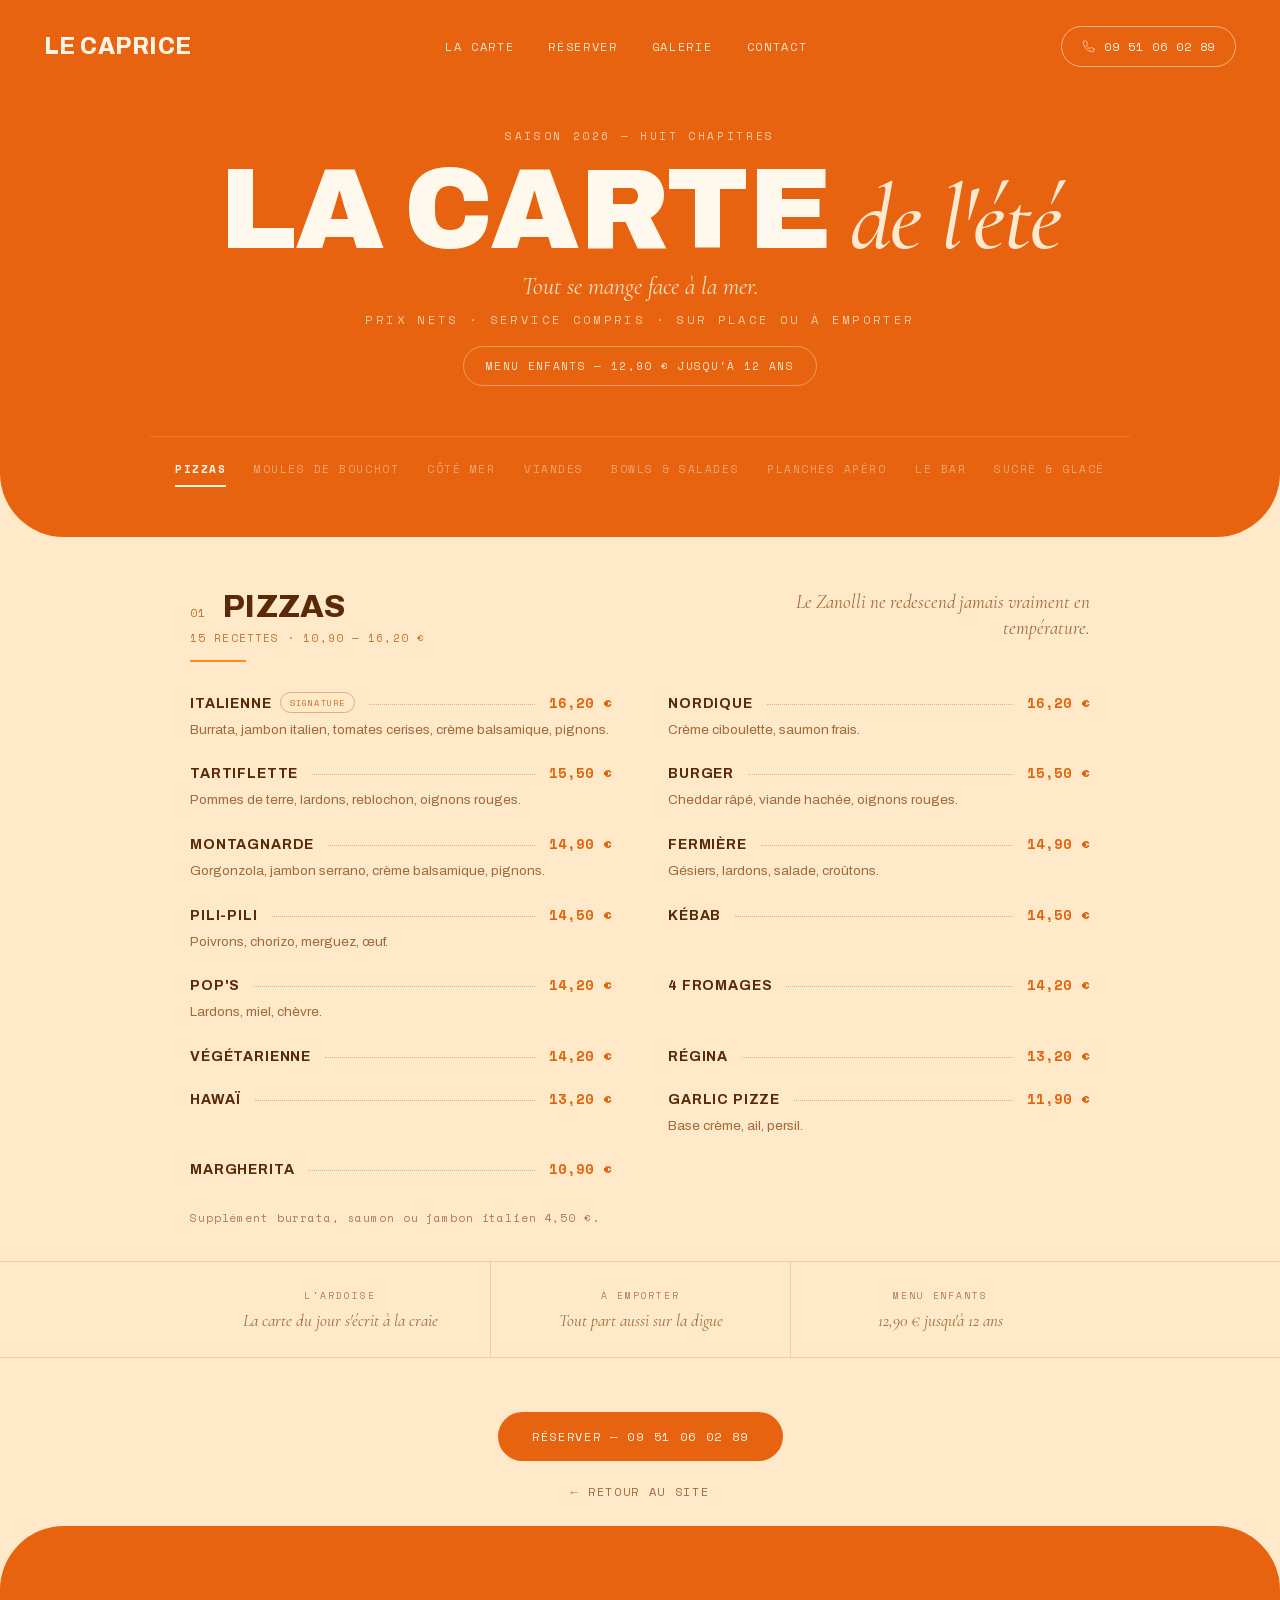
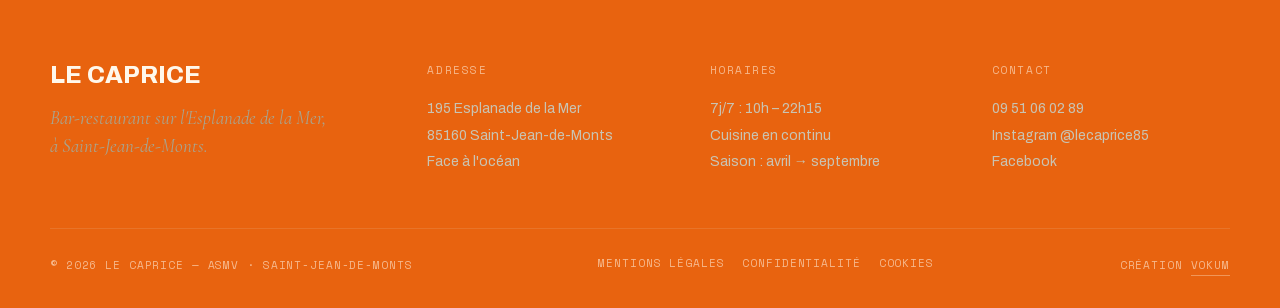
<file: carte.html>
<!DOCTYPE html>
<html lang="fr">
<head>
<meta charset="UTF-8">
<meta name="viewport" content="width=device-width, initial-scale=1.0">
<title>La Carte — Le Caprice · Saint-Jean-de-Monts</title>
<meta name="description" content="La carte complète du Caprice à Saint-Jean-de-Monts : pizzas, moules de Bouchot, côté mer, viandes, bowls, planches, cocktails et desserts. Prix nets service compris.">
<link rel="preload" href="assets/font/archivo-normal-latin.woff2" as="font" type="font/woff2" crossorigin>
<link rel="preload" href="assets/font/space-mono-400-normal-latin.woff2" as="font" type="font/woff2" crossorigin>
<link rel="stylesheet" href="assets/font/fonts.css">
<style>
:root{
  --ember:#e8630f;
  --ember-deep:#cf5405;
  --sun:#e2620c;
  --sun-bright:#ff8a1f;
  --sun-deep:#c65205;
  --amber:#ffc233;
  --blush:#f7b9a6;
  --sand:#fff6e6;
  --sand-warm:#ffe9c9;
  --ink:#5a2a08;
  --ink-soft:#a06a3c;
  --sand-light:#fffaf1;
  --sand-title:#fff8ec;
  --sand-muted:#ffe0b6;
  --dusk:#c9702a;
  --footer-bg:#e8630f;
  --f-display:'Archivo',sans-serif;
  --f-serif:'Cormorant Garamond',serif;
  --f-mono:'Space Mono',monospace;
}
*{margin:0;padding:0;box-sizing:border-box}
::selection{background:var(--dusk);color:var(--sand-light)}
:focus-visible{outline:2px solid var(--dusk);outline-offset:3px;border-radius:2px}
button,a{touch-action:manipulation}
html{scroll-behavior:smooth}
body{font-family:var(--f-display);color:var(--ink);background:var(--ember-deep);-webkit-font-smoothing:antialiased}
a{color:inherit;text-decoration:none}

/* ============ NAV ============ */
.nav{position:fixed;top:0;left:0;right:0;z-index:20;display:flex;align-items:center;justify-content:space-between;padding:26px 44px;transition:background .25s ease,padding .25s ease,box-shadow .25s ease}
.nav.scrolled{background:rgba(232,99,15,0.94);-webkit-backdrop-filter:blur(12px);backdrop-filter:blur(12px);padding:14px 44px;box-shadow:0 1px 0 rgba(246,234,215,0.08)}
.nav-logo{font-weight:800;font-size:23px;letter-spacing:0.02em;color:#fdf3e6}
.nav-links{display:flex;align-items:center;gap:34px;font-family:var(--f-mono);font-size:12px;letter-spacing:0.14em;color:#f3e4cd}
.nav-links a{position:relative;padding:4px 0}
.nav-links a::after{content:"";position:absolute;left:0;right:0;bottom:0;height:1px;background:currentColor;transform:scaleX(0);transform-origin:left;transition:transform .25s ease}
.nav-links a:hover{color:var(--sand-light)}
.nav-links a:hover::after{transform:scaleX(1)}
.nav-tel{display:flex;align-items:center;gap:9px;border:1px solid rgba(253,243,230,0.55);border-radius:40px;padding:11px 20px;font-family:var(--f-mono);font-size:12px;letter-spacing:0.08em;color:#fdf3e6;transition:background .2s,color .2s}
.nav-tel:hover{background:#f6ead7;color:var(--ember)}
.nav-tel svg{width:13px;height:13px;opacity:.7;flex-shrink:0}
.burger{display:none;background:none;border:none;cursor:pointer;padding:8px;z-index:30}
.burger span{display:block;width:24px;height:2px;background:#fdf3e6;margin:5px 0;transition:transform .25s,opacity .25s}
.mobile-menu{display:none;position:fixed;inset:0;z-index:25;background:var(--ember);flex-direction:column;align-items:center;justify-content:center;gap:34px;font-family:var(--f-mono);font-size:15px;letter-spacing:0.18em;color:var(--sand)}
.mobile-menu.open{display:flex}
body.menu-open .burger span:nth-child(1){transform:translateY(7px) rotate(45deg)}
body.menu-open .burger span:nth-child(2){opacity:0}
body.menu-open .burger span:nth-child(3){transform:translateY(-7px) rotate(-45deg)}
.btn-outline{display:inline-block;border:1px solid rgba(246,234,215,0.5);border-radius:40px;padding:15px 30px;font-family:var(--f-mono);font-size:12px;letter-spacing:0.14em;color:var(--sand);transition:background .2s,color .2s}
.btn-outline:hover{background:var(--sand);color:var(--ember)}
.btn-outline:active,.btn-solid:active,.toc button:active,.nav-tel:active{transform:scale(0.97)}
.btn-outline,.btn-solid,.toc button,.nav-tel{will-change:transform;transition-property:background,color,border-color,transform;transition-duration:.2s}

/* ============ HEADER ============ */
.page-head{background:var(--ember);color:var(--sand);padding:128px 46px 44px;text-align:center;position:relative;overflow:hidden}
.page-head h1,.page-head .sub,.page-head .kids{position:relative;z-index:1}
.page-head .over{font-family:var(--f-mono);font-size:11px;letter-spacing:0.24em;color:rgba(255,246,230,0.72);margin-bottom:14px;position:relative;z-index:1}
.page-head h1{font-weight:900;font-size:clamp(60px,9vw,120px);line-height:0.9;letter-spacing:-0.01em;color:var(--sand-title)}
.page-head h1 .serif{font-family:var(--f-serif);font-style:italic;font-weight:500;text-transform:lowercase;font-size:0.8em;color:rgba(255,246,230,0.9)}
.page-head .tagline{margin-top:10px;font-family:var(--f-serif);font-style:italic;font-size:clamp(19px,2.2vw,24px);color:rgba(255,246,230,0.85);position:relative;z-index:1}
.page-head .sub{margin-top:10px;font-family:var(--f-mono);font-size:12px;letter-spacing:0.28em;color:rgba(255,246,230,0.7)}
.page-head .kids{display:inline-block;margin-top:18px;border:1px solid rgba(246,234,215,0.4);border-radius:40px;padding:11px 22px;font-family:var(--f-mono);font-size:11px;letter-spacing:0.12em;color:rgba(255,246,230,0.9)}

/* ============ ONGLETS ============ */
.toc{background:var(--ember);padding:6px 46px 48px;border-radius:0 0 64px 64px;position:relative;z-index:2}
.menu-page{margin-top:-64px;z-index:0}
.toc-inner{max-width:980px;margin:0 auto;display:flex;flex-wrap:wrap;justify-content:center;gap:0 28px;
  border-top:1px solid rgba(246,234,215,0.18);padding-top:18px}
.toc button{position:relative;font-family:var(--f-mono);font-size:11px;letter-spacing:0.14em;padding:6px 0 12px;
  border:none;background:none;color:rgba(246,234,215,0.5);cursor:pointer;transition:color .2s}
.toc button::after{content:"";position:absolute;left:0;right:0;bottom:2px;height:2px;background:var(--sand);
  transform:scaleX(0);transform-origin:left;transition:transform .25s ease}
.toc button:hover{color:var(--sand)}
.toc button.active{color:var(--sand-title);font-weight:700}
.toc button.active::after{transform:scaleX(1)}
.toc-mob{display:none}
.cat + .cat.active{margin-top:56px;padding-top:52px;border-top:1px solid rgba(178,67,31,0.18)}

/* ============ DÉCO OMBRES ============ */

/* ============ CATÉGORIES ============ */
.menu-page{padding:116px 46px 32px;position:relative;overflow:hidden;background:var(--sand-warm)}
.menu-inner{max-width:900px;margin:0 auto;position:relative;z-index:1;transition:opacity .15s}
.menu-inner.fading{opacity:0}
.cat{display:none;padding:0;min-height:320px}
.cat.active{display:block}
.cat-top{display:grid;grid-template-columns:1fr auto;gap:30px;align-items:end;margin-bottom:8px}
.cat-head{display:flex;align-items:baseline;gap:16px;margin-bottom:6px}
.cat-num{font-family:var(--f-mono);font-size:12px;letter-spacing:0.12em;color:var(--dusk)}
.cat-head h2{font-weight:800;font-size:32px;letter-spacing:0.01em;color:var(--ink)}
.cat-meta{font-family:var(--f-mono);font-size:11px;letter-spacing:0.1em;color:var(--dusk)}
.cat-story{font-family:var(--f-serif);font-style:italic;font-size:19px;line-height:1.4;color:var(--ink-soft);max-width:300px;text-align:right;padding-bottom:4px}
.cat-rule{width:56px;height:2px;background:var(--sun-bright);opacity:1;margin:14px 0 30px}
.tag{display:inline-block;vertical-align:2px;margin-left:8px;font-family:var(--f-mono);font-weight:400;font-size:8.5px;letter-spacing:0.14em;padding:3px 9px;border:1px solid rgba(201,112,42,0.5);border-radius:20px;color:var(--dusk);white-space:nowrap;text-transform:uppercase}
.items{display:grid;grid-template-columns:1fr 1fr;column-gap:56px;row-gap:22px}
.item .line{display:flex;justify-content:space-between;align-items:baseline;gap:14px}
.item .line::before{content:none}
.item .n{font-weight:700;font-size:14px;letter-spacing:0.06em;text-transform:uppercase;transition:color .2s}
.item:hover .n{color:var(--dusk)}
.item .dots{flex:1;border-bottom:1px dotted rgba(178,67,31,0.35);transform:translateY(-3px)}
.item .p{font-family:var(--f-mono);font-weight:700;font-size:14px;color:var(--sun);white-space:nowrap}
.item .d{display:block;margin-top:6px;font-size:13.5px;line-height:1.6;color:var(--ink-soft);font-style:normal}
.cat-note{margin-top:30px;font-family:var(--f-mono);font-size:11px;letter-spacing:0.08em;line-height:1.8;color:#b5765a}

/* ============ BANDEAU INFOS ============ */
.carte-band{border-top:1px solid rgba(178,67,31,0.18);border-bottom:1px solid rgba(178,67,31,0.18);margin:0;background:var(--sand-warm)}
.carte-band-in{max-width:900px;margin:0 auto;display:grid;grid-template-columns:1fr 1fr 1fr}
.carte-band-in>div{padding:26px 20px;text-align:center;border-left:1px solid rgba(178,67,31,0.18)}
.carte-band-in>div:first-child{border-left:none}
.carte-band .bk{display:block;font-family:var(--f-mono);font-size:9.5px;letter-spacing:0.2em;color:#b5765a;margin-bottom:8px}
.carte-band .bv{font-family:var(--f-serif);font-style:italic;font-size:17px;color:var(--ink-soft)}

/* ============ CTA RETOUR ============ */
.page-cta{text-align:center;padding:54px 46px 90px;background:var(--sand-warm)}
.btn-solid{display:inline-block;background:var(--ember);color:var(--sand);border-radius:40px;padding:16px 34px;font-family:var(--f-mono);font-size:12px;letter-spacing:0.14em;transition:background .2s}
.btn-solid:hover{background:var(--ember-deep)}
.page-cta .back{display:block;margin-top:22px;font-family:var(--f-mono);font-size:12px;letter-spacing:0.14em;color:var(--ink-soft)}
.page-cta .back:hover{color:var(--dusk)}

/* ============ FOOTER ============ */
.footer{background:var(--footer-bg);color:#c9c4b3;padding:136px 46px 34px;border-radius:64px 64px 0 0;margin-top:-64px;position:relative;z-index:1}
.footer-inner{max-width:1180px;margin:0 auto}
.footer-grid{display:grid;grid-template-columns:1.4fr 1fr 1fr 1fr;gap:44px;padding-bottom:52px;border-bottom:1px solid rgba(231,205,174,0.16)}
.footer-logo{font-weight:800;font-size:24px;color:var(--sand-title);margin-bottom:16px}
.footer-baseline{font-family:var(--f-serif);font-style:italic;font-size:19px;line-height:1.45;color:#a8a48f;max-width:280px}
.footer-label{font-family:var(--f-mono);font-size:11px;letter-spacing:0.14em;color:rgba(255,242,225,0.6);margin-bottom:18px}
.footer-col .content{font-size:14px;line-height:1.9}
.footer .content a:hover{color:var(--dusk)}
.footer-bottom{display:flex;justify-content:space-between;align-items:center;padding-top:26px;font-family:var(--f-mono);font-size:11px;letter-spacing:0.08em;color:rgba(255,242,225,0.6);flex-wrap:wrap;gap:10px 26px}
.footer-legal{display:flex;align-items:center;gap:18px;flex-wrap:wrap}
.footer-legal a{position:relative;padding-bottom:3px}
.footer-legal a::after{content:"";position:absolute;left:0;right:0;bottom:0;height:1px;background:currentColor;transform:scaleX(0);transform-origin:left;transition:transform .25s ease}
.footer-legal a:hover{color:var(--amber)}
.footer-legal a:hover::after{transform:scaleX(1)}
.footer-sign a{border-bottom:1px solid rgba(255,242,225,0.35);padding-bottom:2px;transition:color .2s,border-color .2s}
.footer-sign a:hover{color:var(--amber);border-color:var(--amber)}

/* ============ RESPONSIVE ============ */
@media (max-width:900px){
  .nav{padding:20px 22px}
  .nav.scrolled{padding:12px 22px}
  .nav-links{display:none}
  .nav-tel{display:none}
  .burger{display:block}
  /* --- en-tête compact : on arrive vite aux boutons --- */
  .page-head{padding:92px 22px 18px}
  .page-head .over{font-size:9px;letter-spacing:0.18em;margin-bottom:10px}
  .page-head h1{font-size:clamp(38px,12vw,54px);line-height:0.95}
  .page-head h1 .serif{display:block;font-size:0.6em;margin-top:2px}
  .page-head .tagline{margin-top:8px;font-size:16px}
  .page-head .sub,.page-head .kids{display:none}

  /* --- onglets : 4 groupes qui tiennent sur l'écran --- */
  .toc{padding:16px 22px 26px;border-radius:0 0 32px 32px}
  #toc{display:none}
  .toc-mob{display:grid;grid-template-columns:repeat(4,1fr);gap:0;max-width:none;padding-top:14px}
  .toc-mob button{width:100%;font-size:10px;padding:6px 2px 12px;letter-spacing:0.06em;text-align:center}
  .cat + .cat.active{margin-top:40px;padding-top:34px}
  .menu-page{margin-top:-32px}
  .menu-page{padding:64px 22px 24px}
  .footer{border-radius:32px 32px 0 0;margin-top:-32px;padding-top:88px}
  .items{grid-template-columns:1fr;row-gap:18px}
  .cat-head h2{font-size:24px}
  .cat-story{font-size:16px}
  .item .n{font-size:13px}
  .item .p{font-size:13px}
  .item .d{font-size:12.5px}
  .carte-band .bv{font-size:15px}
  .page-cta{padding:34px 22px 64px}
  .cat-top{grid-template-columns:1fr;gap:12px;align-items:start}
  .cat-story{text-align:left;max-width:none}
  .carte-band-in{grid-template-columns:1fr}
  .carte-band-in>div{border-left:none;border-top:1px solid rgba(178,67,31,0.18)}
  .carte-band-in>div:first-child{border-top:none}
  .footer{padding:56px 24px 28px}
  .footer-grid{grid-template-columns:1fr;gap:34px}
  .footer-bottom{flex-direction:column;align-items:flex-start;gap:12px;font-size:9px}
  .footer-legal{gap:14px}
}
</style>
</head>
<body>

<!-- ============ NAV ============ -->
<nav class="nav">
  <a href="index.html" class="nav-logo">LE CAPRICE</a>
  <div class="nav-links">
    <a href="index.html#carte">LA CARTE</a>
    <a href="index.html#reserver">RÉSERVER</a>
    <a href="index.html#ambiance">GALERIE</a>
    <a href="index.html#contact">CONTACT</a>
  </div>
  <a href="tel:0951060289" class="nav-tel">
    <svg viewBox="0 0 24 24" fill="none" stroke="currentColor" stroke-width="1.8" stroke-linecap="round" stroke-linejoin="round"><path d="M22 16.92v3a2 2 0 0 1-2.18 2 19.79 19.79 0 0 1-8.63-3.07 19.5 19.5 0 0 1-6-6 19.79 19.79 0 0 1-3.07-8.67A2 2 0 0 1 4.11 2h3a2 2 0 0 1 2 1.72c.127.96.361 1.903.7 2.81a2 2 0 0 1-.45 2.11L8.09 9.91a16 16 0 0 0 6 6l1.27-1.27a2 2 0 0 1 2.11-.45c.907.339 1.85.573 2.81.7A2 2 0 0 1 22 16.92z"/></svg>
    09 51 06 02 89
  </a>
  <button class="burger" aria-label="Menu" onclick="toggleMenu()"><span></span><span></span><span></span></button>
</nav>
<div class="mobile-menu" id="mobileMenu">
  <a href="index.html#carte">LA CARTE</a>
  <a href="index.html#reserver">RÉSERVER</a>
  <a href="index.html#ambiance">GALERIE</a>
  <a href="index.html#contact">CONTACT</a>
  <a href="tel:0951060289" class="btn-outline">☎ 09 51 06 02 89</a>
</div>

<!-- ============ HEADER ============ -->
<header class="page-head">
  <div class="over">SAISON 2026 — HUIT CHAPITRES</div>
  <h1>LA CARTE <span class="serif">de l'été</span></h1>
  <div class="tagline">Tout se mange face à la mer.</div>
  <div class="sub">PRIX NETS · SERVICE COMPRIS · SUR PLACE OU À EMPORTER</div>
  <div><span class="kids">MENU ENFANTS — 12,90 € JUSQU'À 12 ANS</span></div>
</header>

<!-- ============ ONGLETS ============ -->
<div class="toc">
  <div class="toc-inner" id="toc">
    <button data-cat="pizzas" class="active">PIZZAS</button>
    <button data-cat="moules">MOULES DE BOUCHOT</button>
    <button data-cat="mer">CÔTÉ MER</button>
    <button data-cat="viandes">VIANDES</button>
    <button data-cat="bowls">BOWLS &amp; SALADES</button>
    <button data-cat="planches">PLANCHES APÉRO</button>
    <button data-cat="bar">LE BAR</button>
    <button data-cat="sucre">SUCRÉ &amp; GLACÉ</button>
  </div>
  <div class="toc-inner toc-mob" id="tocMob">
    <button data-group="apero">APÉRO</button>
    <button data-group="plats" class="active">PLATS</button>
    <button data-group="desserts">DESSERTS</button>
    <button data-group="bar">LE BAR</button>
  </div>
</div>

<!-- ============ CARTE ============ -->
<main class="menu-page">
  <div class="menu-inner" id="menuInner">

    <section id="pizzas" class="cat active" data-group="plats">
      <div class="cat-top">
        <div><div class="cat-head"><span class="cat-num">01</span><h2>PIZZAS</h2></div>
        <div class="cat-meta">15 RECETTES · 10,90 — 16,20 €</div></div>
        <div class="cat-story">Le Zanolli ne redescend jamais vraiment en température.</div>
      </div>
      <div class="cat-rule"></div>
      <div class="items">
        <div class="item"><span class="line"><span class="n">Italienne<span class="tag">Signature</span></span><span class="dots"></span><span class="p">16,20 €</span></span><span class="d">Burrata, jambon italien, tomates cerises, crème balsamique, pignons.</span></div>
        <div class="item"><span class="line"><span class="n">Nordique</span><span class="dots"></span><span class="p">16,20 €</span></span><span class="d">Crème ciboulette, saumon frais.</span></div>
        <div class="item"><span class="line"><span class="n">Tartiflette</span><span class="dots"></span><span class="p">15,50 €</span></span><span class="d">Pommes de terre, lardons, reblochon, oignons rouges.</span></div>
        <div class="item"><span class="line"><span class="n">Burger</span><span class="dots"></span><span class="p">15,50 €</span></span><span class="d">Cheddar râpé, viande hachée, oignons rouges.</span></div>
        <div class="item"><span class="line"><span class="n">Montagnarde</span><span class="dots"></span><span class="p">14,90 €</span></span><span class="d">Gorgonzola, jambon serrano, crème balsamique, pignons.</span></div>
        <div class="item"><span class="line"><span class="n">Fermière</span><span class="dots"></span><span class="p">14,90 €</span></span><span class="d">Gésiers, lardons, salade, croûtons.</span></div>
        <div class="item"><span class="line"><span class="n">Pili-pili</span><span class="dots"></span><span class="p">14,50 €</span></span><span class="d">Poivrons, chorizo, merguez, œuf.</span></div>
        <div class="item"><span class="line"><span class="n">Kébab</span><span class="dots"></span><span class="p">14,50 €</span></span></div>
        <div class="item"><span class="line"><span class="n">Pop's</span><span class="dots"></span><span class="p">14,20 €</span></span><span class="d">Lardons, miel, chèvre.</span></div>
        <div class="item"><span class="line"><span class="n">4 Fromages</span><span class="dots"></span><span class="p">14,20 €</span></span></div>
        <div class="item"><span class="line"><span class="n">Végétarienne</span><span class="dots"></span><span class="p">14,20 €</span></span></div>
        <div class="item"><span class="line"><span class="n">Régina</span><span class="dots"></span><span class="p">13,20 €</span></span></div>
        <div class="item"><span class="line"><span class="n">Hawaï</span><span class="dots"></span><span class="p">13,20 €</span></span></div>
        <div class="item"><span class="line"><span class="n">Garlic Pizze</span><span class="dots"></span><span class="p">11,90 €</span></span><span class="d">Base crème, ail, persil.</span></div>
        <div class="item"><span class="line"><span class="n">Margherita</span><span class="dots"></span><span class="p">10,90 €</span></span></div>
      </div>
      <p class="cat-note">Supplément burrata, saumon ou jambon italien 4,50 €.</p>
    </section>

    <section id="moules" class="cat" data-group="plats">
      <div class="cat-top">
        <div><div class="cat-head"><span class="cat-num">02</span><h2>MOULES DE BOUCHOT</h2></div>
        <div class="cat-meta">700 G · SERVIES AVEC FRITES</div></div>
        <div class="cat-story">La marmite qui fait la réputation de l'esplanade.</div>
      </div>
      <div class="cat-rule"></div>
      <div class="items">
        <div class="item"><span class="line"><span class="n">Marinière</span><span class="dots"></span><span class="p">13,90 €</span></span><span class="d">Vin blanc, échalotes, oignons, persil.</span></div>
        <div class="item"><span class="line"><span class="n">Crème</span><span class="dots"></span><span class="p">14,90 €</span></span></div>
        <div class="item"><span class="line"><span class="n">Curry</span><span class="dots"></span><span class="p">14,90 €</span></span></div>
        <div class="item"><span class="line"><span class="n">Roquefort AOP</span><span class="dots"></span><span class="p">15,90 €</span></span></div>
      </div>
    </section>

    <section id="mer" class="cat" data-group="plats">
      <div class="cat-top">
        <div><div class="cat-head"><span class="cat-num">03</span><h2>CÔTÉ MER</h2></div>
        <div class="cat-meta">18,90 — 22,90 €</div></div>
        <div class="cat-story">Travaillé minute, servi face à la marée.</div>
      </div>
      <div class="cat-rule"></div>
      <div class="items">
        <div class="item"><span class="line"><span class="n">Tataki de Thon<span class="tag">Signature</span></span><span class="dots"></span><span class="p">22,90 €</span></span><span class="d">Longe snackée, sauce asiatique, graines de sésame, frites &amp; salade.</span></div>
        <div class="item"><span class="line"><span class="n">Tartare de Saumon</span><span class="dots"></span><span class="p">19,50 €</span></span><span class="d">Saumon frais &amp; fumé, crème ciboulette.</span></div>
        <div class="item"><span class="line"><span class="n">Ceviche de Thon</span><span class="dots"></span><span class="p">19,50 €</span></span><span class="d">Thon frais assaisonné minute.</span></div>
        <div class="item"><span class="line"><span class="n">Fish &amp; Chips</span><span class="dots"></span><span class="p">18,90 €</span></span><span class="d">Cabillaud croustillant, sauce tartare.</span></div>
      </div>
    </section>

    <section id="viandes" class="cat" data-group="plats">
      <div class="cat-top">
        <div><div class="cat-head"><span class="cat-num">04</span><h2>VIANDES</h2></div>
        <div class="cat-meta">ORIGINE FRANCE</div></div>
        <div class="cat-story">Cuisson au goût, sauces maison.</div>
      </div>
      <div class="cat-rule"></div>
      <div class="items">
        <div class="item"><span class="line"><span class="n">Entrecôte 350 g</span><span class="dots"></span><span class="p">23,90 €</span></span></div>
        <div class="item"><span class="line"><span class="n">Bavette d'Aloyau 250 g</span><span class="dots"></span><span class="p">18,90 €</span></span></div>
        <div class="item"><span class="line"><span class="n">Tartare de Bœuf Charolais</span><span class="dots"></span><span class="p">19,90 €</span></span><span class="d">À l'italienne — pesto, parmesan, tomates mi-séchées, pignons.</span></div>
        <div class="item"><span class="line"><span class="n">Grillade du Moment</span><span class="dots"></span><span class="p">ardoise</span></span></div>
      </div>
      <p class="cat-note">Sauces 2,70 € — poivre, roquefort, échalote, beurre maître d'hôtel · frites, salade ou légumes.</p>
    </section>

    <section id="bowls" class="cat" data-group="plats">
      <div class="cat-top">
        <div><div class="cat-head"><span class="cat-num">05</span><h2>BOWLS &amp; SALADES</h2></div>
        <div class="cat-meta">17,90 — 19,90 €</div></div>
        <div class="cat-story">Composés minute, généreux comme un midi de plage.</div>
      </div>
      <div class="cat-rule"></div>
      <div class="items">
        <div class="item"><span class="line"><span class="n">Bowl Burrata<span class="tag">Signature</span></span><span class="dots"></span><span class="p">19,50 €</span></span><span class="d">Quinoa, jambon serrano, avocat, raisins frais, pignons, basilic.</span></div>
        <div class="item"><span class="line"><span class="n">Bowl Saumon ou Thon</span><span class="dots"></span><span class="p">19,50 €</span></span><span class="d">Tartare ou ceviche, mangue, feta, grenade, sésame.</span></div>
        <div class="item"><span class="line"><span class="n">Bowl Crousti Poulet</span><span class="dots"></span><span class="p">19,50 €</span></span></div>
        <div class="item"><span class="line"><span class="n">Camembert Rôti<span class="tag">À partager</span></span><span class="dots"></span><span class="p">19,90 €</span></span><span class="d">Charcuterie, frites, salade.</span></div>
        <div class="item"><span class="line"><span class="n">Salade Fermière</span><span class="dots"></span><span class="p">17,90 €</span></span><span class="d">Gésiers, lardons, feta, croûtons.</span></div>
        <div class="item"><span class="line"><span class="n">Crousti César</span><span class="dots"></span><span class="p">17,90 €</span></span></div>
        <div class="item"><span class="line"><span class="n">Crousti Chèvre</span><span class="dots"></span><span class="p">17,90 €</span></span><span class="d">Chèvre croustillant, figues, balsamique.</span></div>
      </div>
    </section>

    <section id="planches" class="cat" data-group="apero">
      <div class="cat-top">
        <div><div class="cat-head"><span class="cat-num">06</span><h2>PLANCHES APÉRO</h2></div>
        <div class="cat-meta">MINI 13,90 € · MAXI 21,90 €</div></div>
        <div class="cat-story">À sortir à l'heure dorée, face au couchant.</div>
      </div>
      <div class="cat-rule"></div>
      <div class="items">
        <div class="item"><span class="line"><span class="n">Planche Charcuterie-Fromage<span class="tag">À partager</span></span><span class="dots"></span><span class="p">13,90 / 21,90 €</span></span></div>
        <div class="item"><span class="line"><span class="n">Assortiment Frit Apéro</span><span class="dots"></span><span class="p">13,90 / 21,90 €</span></span></div>
        <div class="item"><span class="line"><span class="n">Garlic Pizze à Partager</span><span class="dots"></span><span class="p">11,90 €</span></span></div>
      </div>
    </section>

    <section id="bar" class="cat" data-group="bar">
      <div class="cat-top">
        <div><div class="cat-head"><span class="cat-num">07</span><h2>LE BAR</h2></div>
        <div class="cat-meta">COCKTAILS · PRESSIONS · VINS</div></div>
        <div class="cat-story">Servis généreux, jamais pressés.</div>
      </div>
      <div class="cat-rule"></div>
      <div class="items">
        <div class="item"><span class="line"><span class="n">Mojito</span><span class="dots"></span><span class="p">9,50 €</span></span><span class="d">Fraise ou passion 9,90 €.</span></div>
        <div class="item"><span class="line"><span class="n">Caïpirina</span><span class="dots"></span><span class="p">9,50 €</span></span></div>
        <div class="item"><span class="line"><span class="n">Aperol Spritz</span><span class="dots"></span><span class="p">8,90 €</span></span></div>
        <div class="item"><span class="line"><span class="n">Piña Colada</span><span class="dots"></span><span class="p">8,90 €</span></span></div>
        <div class="item"><span class="line"><span class="n">Negroni</span><span class="dots"></span><span class="p">8,90 €</span></span></div>
        <div class="item"><span class="line"><span class="n">Ti Punch</span><span class="dots"></span><span class="p">7,00 €</span></span></div>
        <div class="item"><span class="line"><span class="n">Cocktails Sans Alcool</span><span class="dots"></span><span class="p">7,90 €</span></span><span class="d">Caribbean sun, coco'matcha, virgin spritz…</span></div>
        <div class="item"><span class="line"><span class="n">Bières Pression</span><span class="dots"></span><span class="p">dès 3,60 €</span></span><span class="d">Stella, Leffe, Hoegaarden, Tripel Karmeliet.</span></div>
        <div class="item"><span class="line"><span class="n">Vins au Verre</span><span class="dots"></span><span class="p">dès 4,30 €</span></span><span class="d">Provence, Île de Beauté, Quincy, Pic Saint-Loup…</span></div>
      </div>
      <p class="cat-note">Carte complète au bar — l'abus d'alcool est dangereux pour la santé.</p>
    </section>

    <section id="sucre" class="cat" data-group="desserts">
      <div class="cat-top">
        <div><div class="cat-head"><span class="cat-num">08</span><h2>SUCRÉ &amp; GLACÉ</h2></div>
        <div class="cat-meta">AUSSI L'APRÈS-MIDI, EN PLEINE SAISON</div></div>
        <div class="cat-story">Le goûter des vacances, servi jusqu'au soir.</div>
      </div>
      <div class="cat-rule"></div>
      <div class="items">
        <div class="item"><span class="line"><span class="n">Crêpes</span><span class="dots"></span><span class="p">dès 3,30 €</span></span><span class="d">Complète chocolat, Nutella ou caramel 7,90 €.</span></div>
        <div class="item"><span class="line"><span class="n">Gaufres</span><span class="dots"></span><span class="p">dès 3,90 €</span></span></div>
        <div class="item"><span class="line"><span class="n">Coulant au Chocolat</span><span class="dots"></span><span class="p">8,50 €</span></span><span class="d">Et sa boule vanille.</span></div>
        <div class="item"><span class="line"><span class="n">Profiteroles</span><span class="dots"></span><span class="p">9,90 €</span></span></div>
        <div class="item"><span class="line"><span class="n">Cheesecake</span><span class="dots"></span><span class="p">7,90 €</span></span></div>
        <div class="item"><span class="line"><span class="n">Banana Split</span><span class="dots"></span><span class="p">9,90 €</span></span></div>
        <div class="item"><span class="line"><span class="n">Dame Blanche</span><span class="dots"></span><span class="p">8,90 €</span></span></div>
        <div class="item"><span class="line"><span class="n">Glaces &amp; Sorbets</span><span class="dots"></span><span class="p">la boule 3,70 €</span></span><span class="d">Vanille, pistache, rhum raisins, passion, cassis…</span></div>
      </div>
    </section>

  </div>
</main>

<!-- ============ BANDEAU INFOS ============ -->
<div class="carte-band">
  <div class="carte-band-in">
    <div><span class="bk">L'ARDOISE</span><span class="bv">La carte du jour s'écrit à la craie</span></div>
    <div><span class="bk">À EMPORTER</span><span class="bv">Tout part aussi sur la digue</span></div>
    <div><span class="bk">MENU ENFANTS</span><span class="bv">12,90 € jusqu'à 12 ans</span></div>
  </div>
</div>

<!-- ============ CTA ============ -->
<div class="page-cta">
  <a href="tel:0951060289" class="btn-solid">RÉSERVER — 09 51 06 02 89</a>
  <a href="index.html" class="back">← RETOUR AU SITE</a>
</div>

<!-- ============ FOOTER ============ -->
<footer id="contact" class="footer">
  <div class="footer-inner">
    <div class="footer-grid">
      <div class="footer-col">
        <div class="footer-logo">LE CAPRICE</div>
        <p class="footer-baseline">Bar-restaurant sur l'Esplanade de la Mer, à Saint-Jean-de-Monts.</p>
      </div>
      <div class="footer-col">
        <div class="footer-label">ADRESSE</div>
        <div class="content">195 Esplanade de la Mer<br>85160 Saint-Jean-de-Monts<br>Face à l'océan</div>
      </div>
      <div class="footer-col">
        <div class="footer-label">HORAIRES</div>
        <div class="content">7j/7 : 10h – 22h15<br>Cuisine en continu<br>Saison : avril → septembre</div>
      </div>
      <div class="footer-col">
        <div class="footer-label">CONTACT</div>
        <div class="content">
          <a href="tel:0951060289">09 51 06 02 89</a><br>
          <a href="https://www.instagram.com/lecaprice85" target="_blank" rel="noopener">Instagram @lecaprice85</a><br>
          <a href="https://www.facebook.com/lecapricesaintjeandemonts" target="_blank" rel="noopener">Facebook</a>
        </div>
      </div>
    </div>
    <div class="footer-bottom">
      <span>© 2026 LE CAPRICE — ASMV · SAINT-JEAN-DE-MONTS</span>
      <nav class="footer-legal" aria-label="Informations légales">
        <a href="mentions-legales.html">MENTIONS LÉGALES</a>
        <a href="confidentialite.html">CONFIDENTIALITÉ</a>
        <a href="confidentialite.html#cookies">COOKIES</a>
      </nav>
      <span class="footer-sign">CRÉATION <a href="https://vokumagency.com" target="_blank" rel="noopener">VOKUM</a></span>
    </div>
  </div>
</footer>

<script>
function toggleMenu() {
  document.getElementById('mobileMenu').classList.toggle('open');
  document.body.classList.toggle('menu-open');
}

const navEl = document.querySelector('.nav');
let navTick = false;
window.addEventListener('scroll', () => {
  if (navTick) return;
  navTick = true;
  requestAnimationFrame(() => {
    navEl.classList.toggle('scrolled', window.scrollY > 60);
    navTick = false;
  });
}, {passive: true});

const toc = document.getElementById('toc');
const tocMob = document.getElementById('tocMob');
const menuInner = document.getElementById('menuInner');
const cats = [...document.querySelectorAll('.cat')];

function show(sections, btn, bar) {
  bar.querySelectorAll('button').forEach(b => b.classList.remove('active'));
  btn.classList.add('active');
  menuInner.classList.add('fading');
  setTimeout(() => {
    cats.forEach(c => c.classList.remove('active'));
    sections.forEach(c => c.classList.add('active'));
    menuInner.classList.remove('fading');
  }, 150);
}

toc.addEventListener('click', e => {
  const btn = e.target.closest('button[data-cat]');
  if (!btn || btn.classList.contains('active')) return;
  show([document.getElementById(btn.dataset.cat)], btn, toc);
});

tocMob.addEventListener('click', e => {
  const btn = e.target.closest('button[data-group]');
  if (!btn || btn.classList.contains('active')) return;
  show(cats.filter(c => c.dataset.group === btn.dataset.group), btn, tocMob);
});

// à l'ouverture sur mobile : le groupe « Plats » est actif (pizzas en tête)
const applyLayout = () => {
  const mob = window.matchMedia('(max-width: 900px)').matches;
  const activeGroupBtn = tocMob.querySelector('button.active') || tocMob.querySelector('button');
  const activeCatBtn = toc.querySelector('button.active') || toc.querySelector('button');
  cats.forEach(c => c.classList.remove('active'));
  if (mob) {
    cats.filter(c => c.dataset.group === activeGroupBtn.dataset.group).forEach(c => c.classList.add('active'));
  } else {
    document.getElementById(activeCatBtn.dataset.cat).classList.add('active');
  }
};
applyLayout();
let rz;
window.addEventListener('resize', () => { clearTimeout(rz); rz = setTimeout(applyLayout, 200); });
</script>
</body>
</html>
</file>
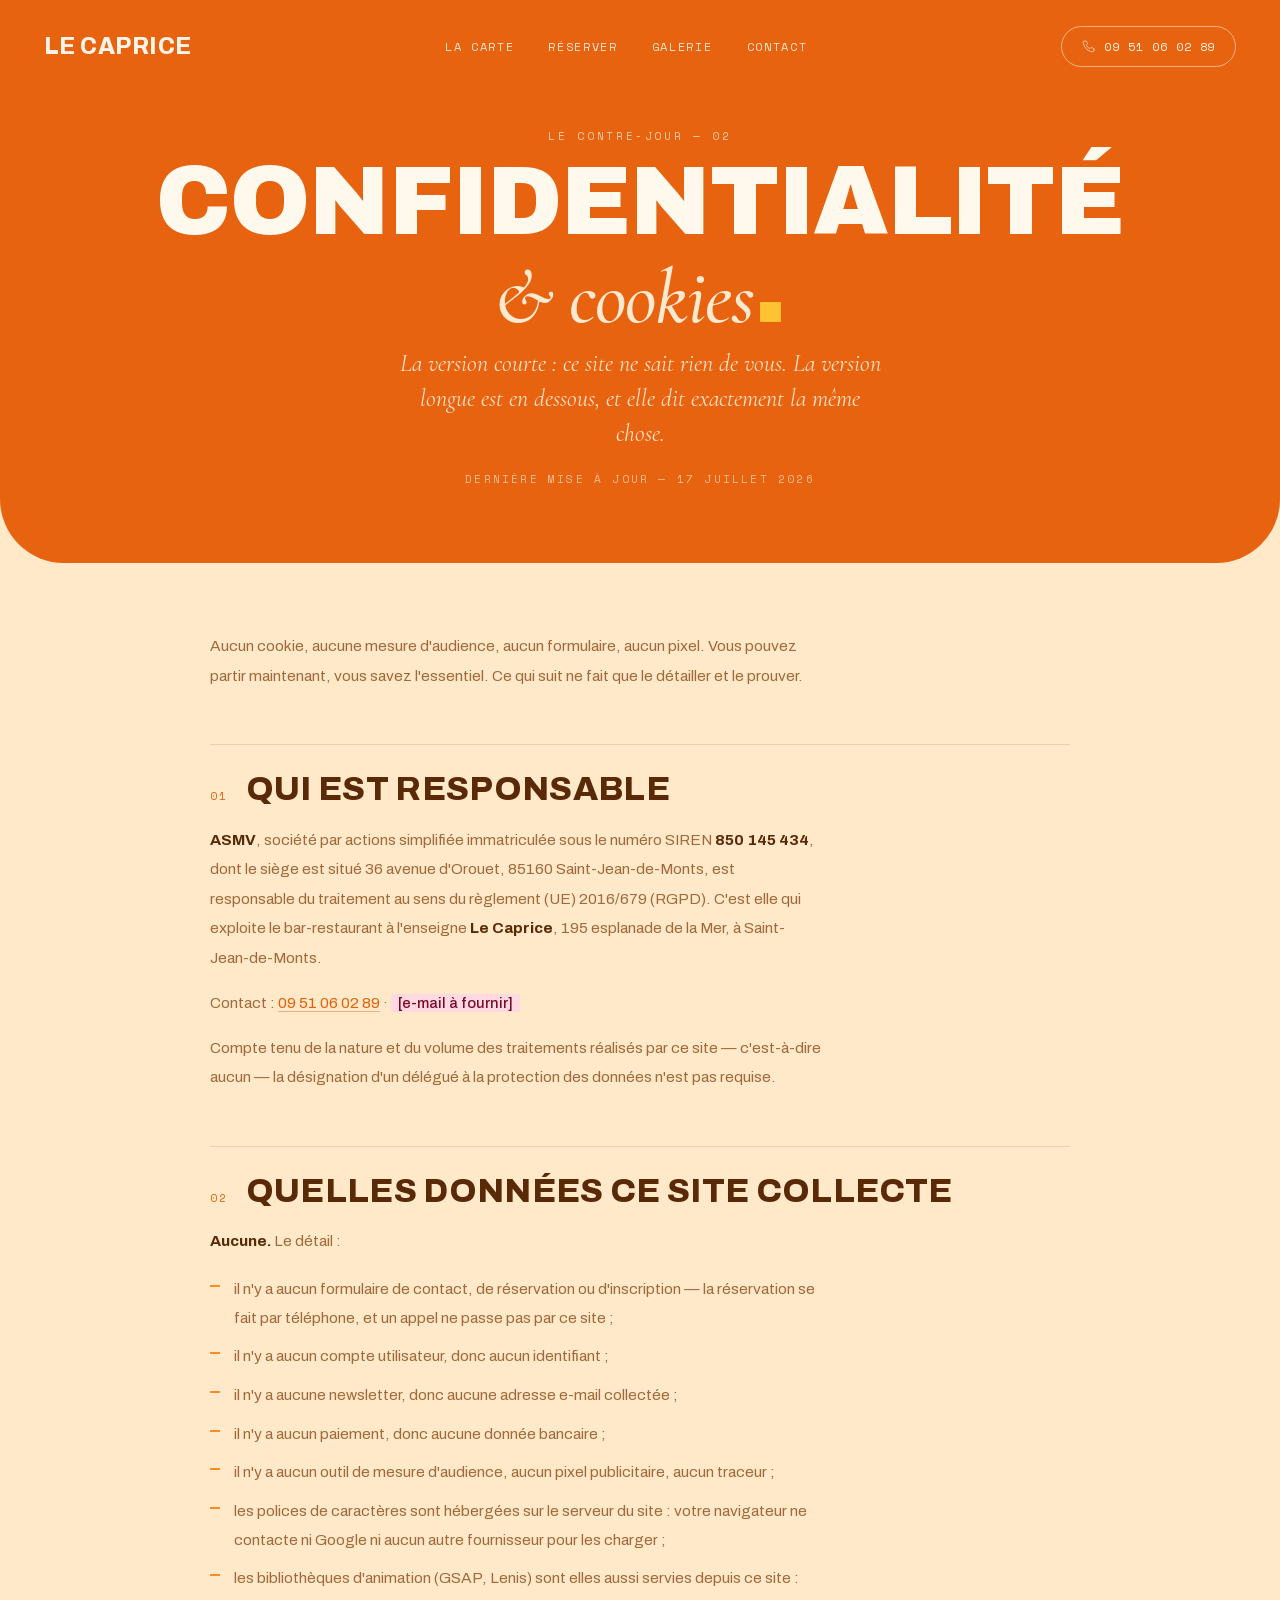
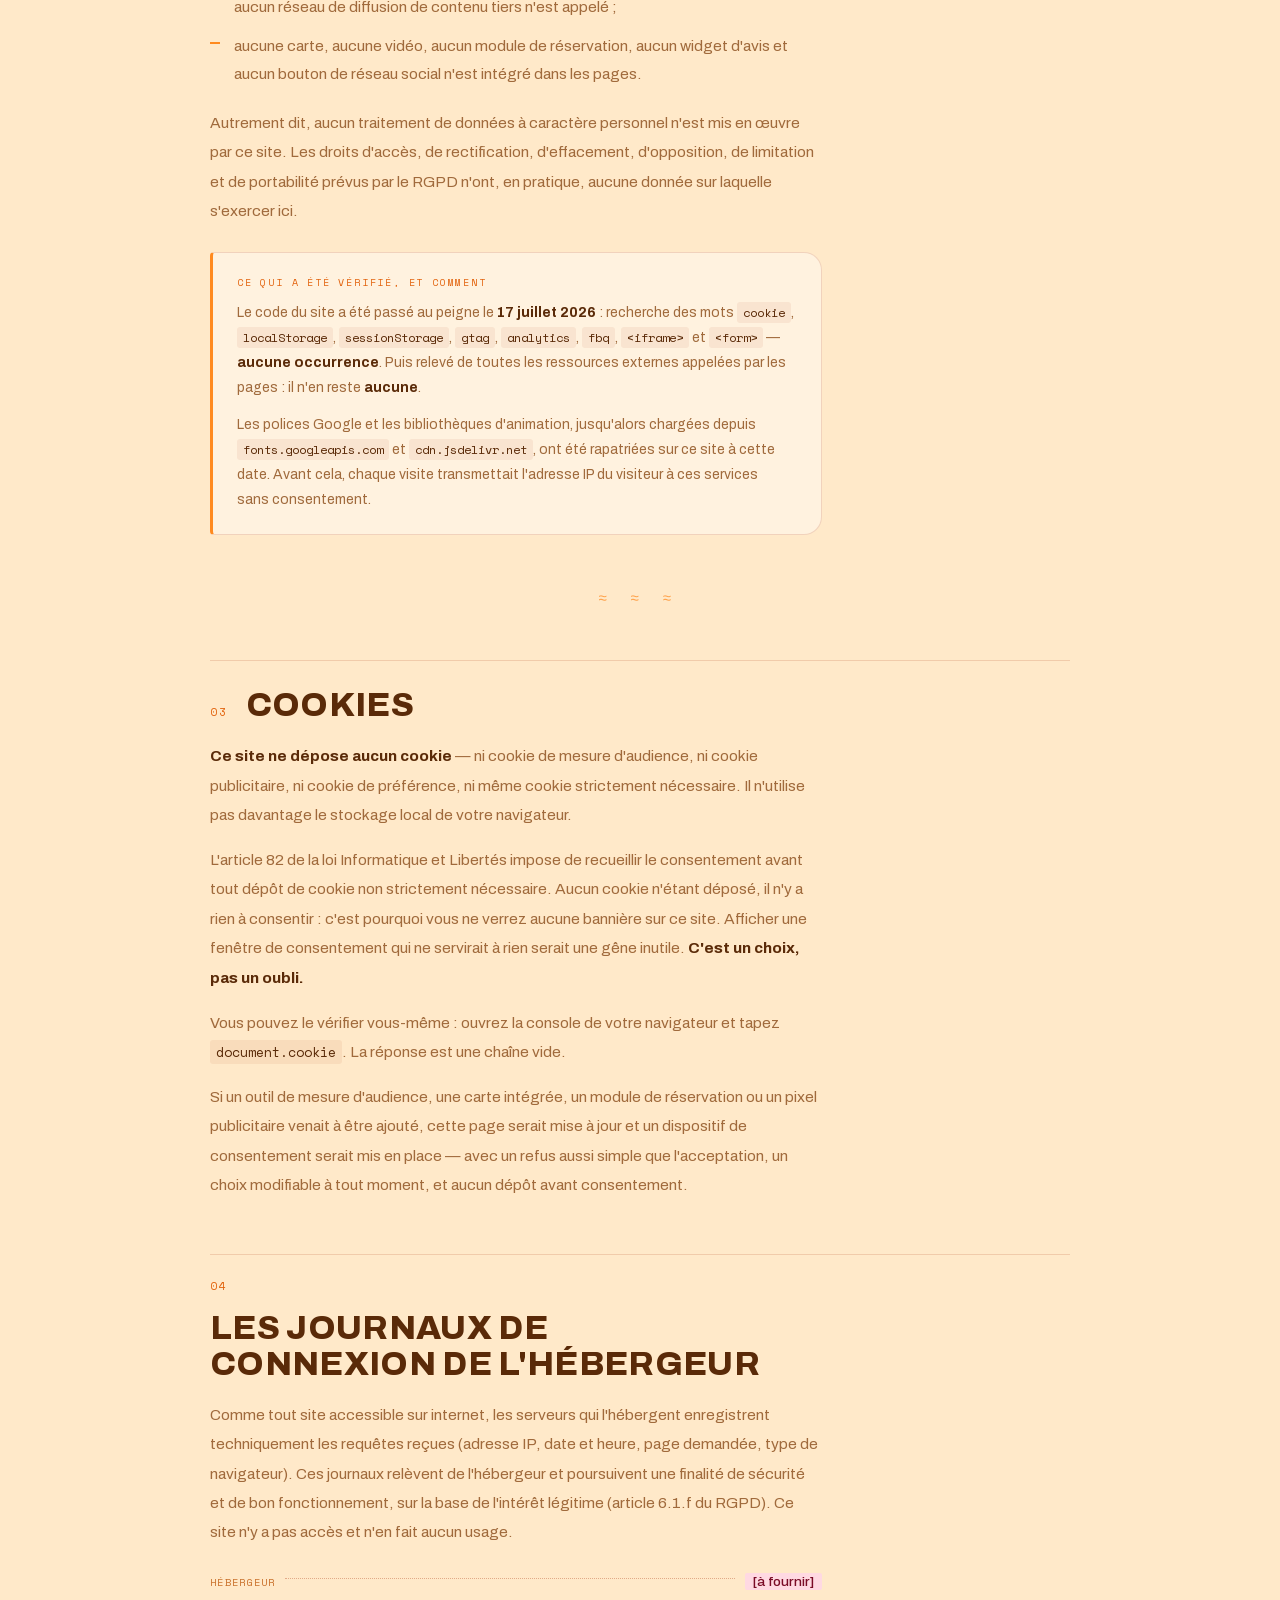
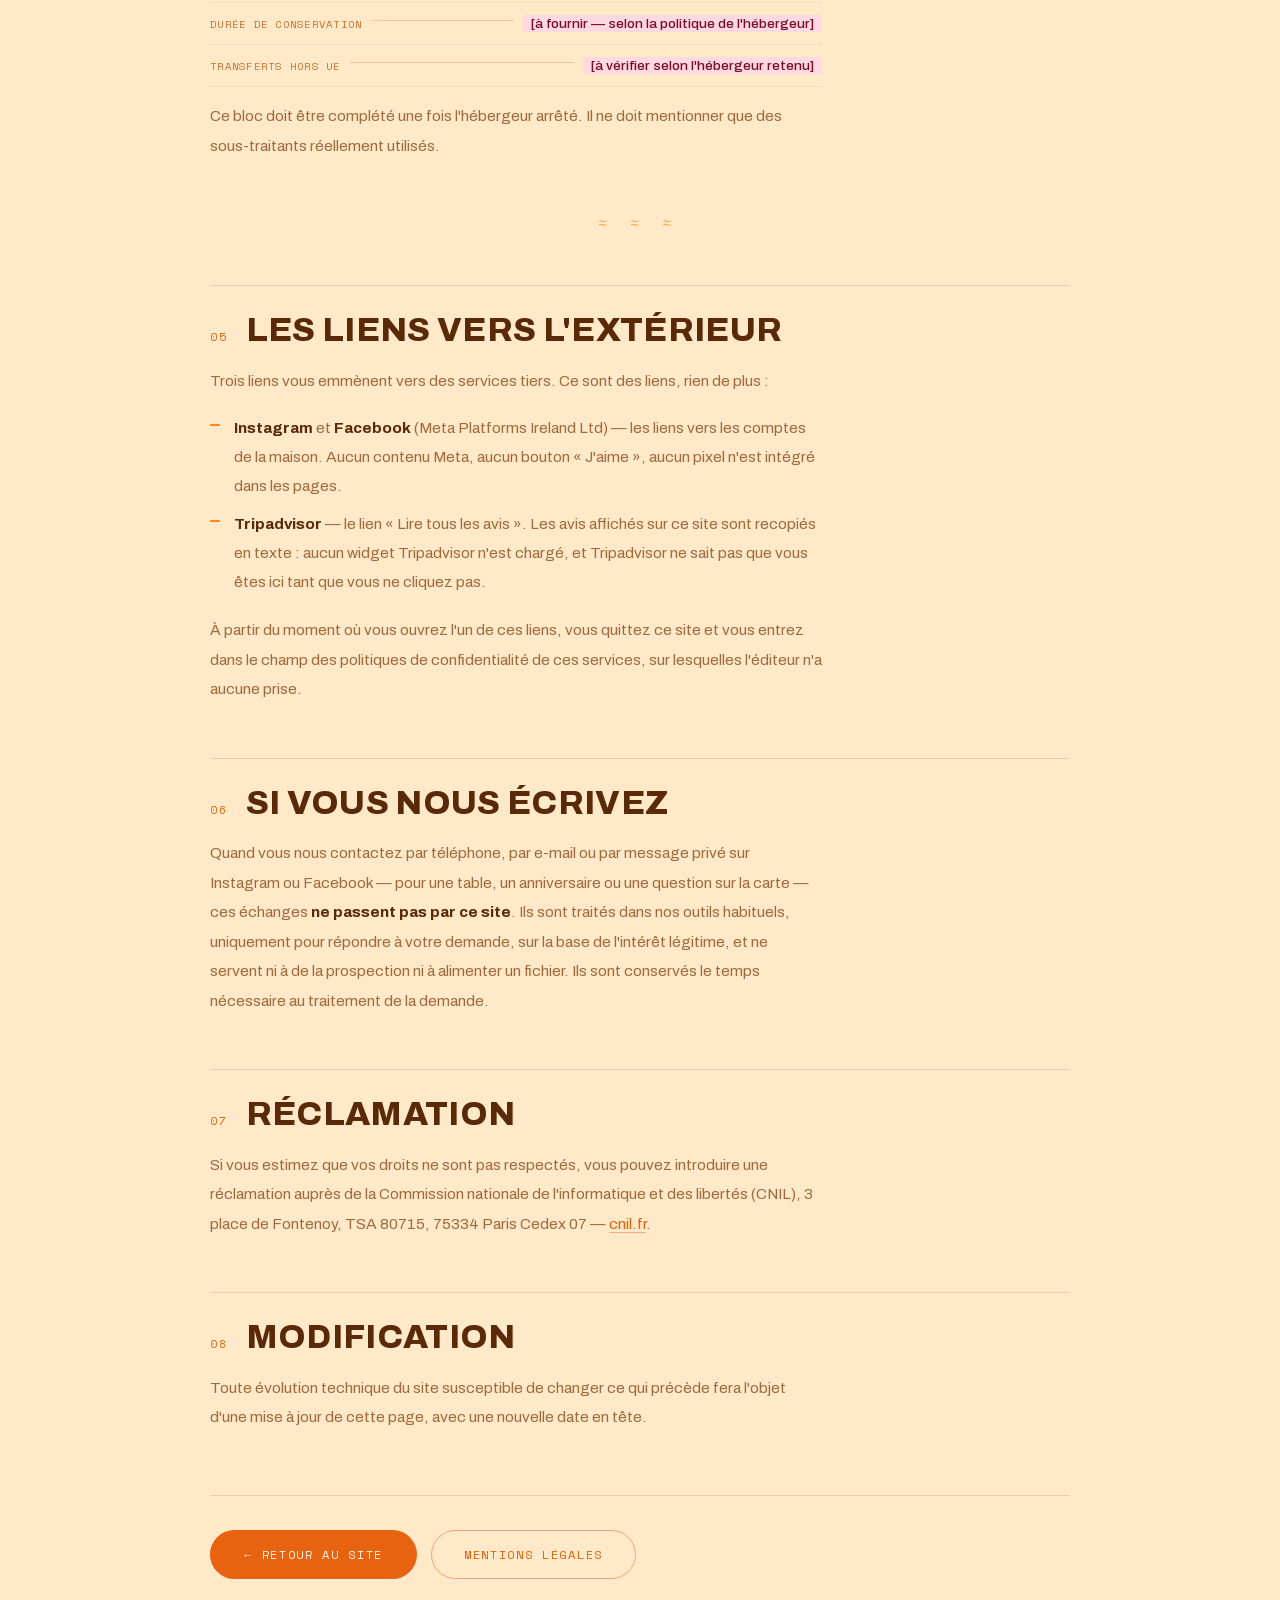
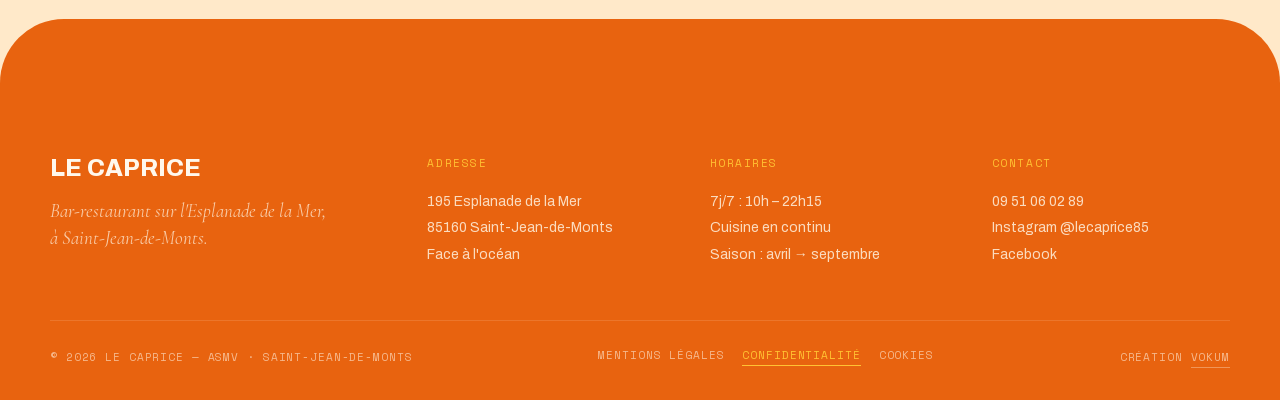
<file: confidentialite.html>
<!DOCTYPE html>
<html lang="fr">
<head>
<meta charset="UTF-8">
<meta name="viewport" content="width=device-width, initial-scale=1.0">
<title>Confidentialité &amp; cookies — Le Caprice · Saint-Jean-de-Monts</title>
<meta name="description" content="Politique de confidentialité du site du Caprice : aucun cookie, aucune mesure d'audience, aucun formulaire. Ce site ne collecte rien.">
<meta name="robots" content="index, follow">
<meta property="og:type" content="website">
<meta property="og:title" content="Confidentialité &amp; cookies — Le Caprice">
<meta property="og:locale" content="fr_FR">
<link rel="preload" href="assets/font/archivo-normal-latin.woff2" as="font" type="font/woff2" crossorigin>
<link rel="preload" href="assets/font/space-mono-400-normal-latin.woff2" as="font" type="font/woff2" crossorigin>
<link rel="stylesheet" href="assets/font/fonts.css">
<link rel="stylesheet" href="assets/legal.css">
</head>
<body>

<!-- ============ NAV ============ -->
<nav class="nav">
  <a href="index.html" class="nav-logo">LE CAPRICE</a>
  <div class="nav-links">
    <a href="index.html#carte">LA CARTE</a>
    <a href="index.html#reserver">RÉSERVER</a>
    <a href="index.html#ambiance">GALERIE</a>
    <a href="index.html#contact">CONTACT</a>
  </div>
  <a href="tel:0951060289" class="nav-tel">
    <svg viewBox="0 0 24 24" fill="none" stroke="currentColor" stroke-width="1.8" stroke-linecap="round" stroke-linejoin="round"><path d="M22 16.92v3a2 2 0 0 1-2.18 2 19.79 19.79 0 0 1-8.63-3.07 19.5 19.5 0 0 1-6-6 19.79 19.79 0 0 1-3.07-8.67A2 2 0 0 1 4.11 2h3a2 2 0 0 1 2 1.72c.127.96.361 1.903.7 2.81a2 2 0 0 1-.45 2.11L8.09 9.91a16 16 0 0 0 6 6l1.27-1.27a2 2 0 0 1 2.11-.45c.907.339 1.85.573 2.81.7A2 2 0 0 1 22 16.92z"/></svg>
    09 51 06 02 89
  </a>
  <button class="burger" aria-label="Menu" aria-expanded="false" aria-controls="mobileMenu" onclick="toggleMenu()"><span></span><span></span><span></span></button>
</nav>
<div class="mobile-menu" id="mobileMenu">
  <a href="index.html#carte">LA CARTE</a>
  <a href="index.html#reserver">RÉSERVER</a>
  <a href="index.html#ambiance">GALERIE</a>
  <a href="index.html#contact">CONTACT</a>
  <a href="tel:0951060289" class="btn-outline">☎ 09 51 06 02 89</a>
</div>

<!-- ============ EN-TÊTE ============ -->
<header class="page-head">
  <div class="over">LE CONTRE-JOUR — 02</div>
  <h1>CONFIDENTIALITÉ <span class="serif-line"><span class="serif">&amp; cookies</span><span class="dot">.</span></span></h1>
  <div class="tagline">La version courte : ce site ne sait rien de vous. La version longue est en dessous, et elle dit exactement la même chose.</div>
  <div class="sub">DERNIÈRE MISE À JOUR — 17 JUILLET 2026</div>
</header>

<!-- ============ CORPS ============ -->
<main class="legal">
  <div class="legal-in">

    <p>
      Aucun cookie, aucune mesure d'audience, aucun formulaire, aucun pixel. Vous pouvez
      partir maintenant, vous savez l'essentiel. Ce qui suit ne fait que le détailler et le
      prouver.
    </p>

    <h2>Qui est responsable</h2>
    <p>
      <strong>ASMV</strong>, société par actions simplifiée immatriculée sous le numéro SIREN
      <strong>850 145 434</strong>, dont le siège est situé 36 avenue d'Orouet, 85160
      Saint-Jean-de-Monts, est responsable du traitement au sens du règlement (UE) 2016/679
      (RGPD). C'est elle qui exploite le bar-restaurant à l'enseigne <strong>Le Caprice</strong>,
      195 esplanade de la Mer, à Saint-Jean-de-Monts.
    </p>
    <p>
      Contact : <a href="tel:0951060289">09 51 06 02 89</a> ·
      <span class="manque">[e-mail à fournir]</span>
    </p>
    <p>
      Compte tenu de la nature et du volume des traitements réalisés par ce site — c'est-à-dire
      aucun — la désignation d'un délégué à la protection des données n'est pas requise.
    </p>

    <h2>Quelles données ce site collecte</h2>
    <p><strong>Aucune.</strong> Le détail :</p>
    <ul>
      <li>il n'y a aucun formulaire de contact, de réservation ou d'inscription — la
          réservation se fait par téléphone, et un appel ne passe pas par ce site ;</li>
      <li>il n'y a aucun compte utilisateur, donc aucun identifiant ;</li>
      <li>il n'y a aucune newsletter, donc aucune adresse e-mail collectée ;</li>
      <li>il n'y a aucun paiement, donc aucune donnée bancaire ;</li>
      <li>il n'y a aucun outil de mesure d'audience, aucun pixel publicitaire, aucun traceur ;</li>
      <li>les polices de caractères sont hébergées sur le serveur du site : votre navigateur ne
          contacte ni Google ni aucun autre fournisseur pour les charger ;</li>
      <li>les bibliothèques d'animation (GSAP, Lenis) sont elles aussi servies depuis ce
          site : aucun réseau de diffusion de contenu tiers n'est appelé ;</li>
      <li>aucune carte, aucune vidéo, aucun module de réservation, aucun widget d'avis et aucun
          bouton de réseau social n'est intégré dans les pages.</li>
    </ul>
    <p>
      Autrement dit, aucun traitement de données à caractère personnel n'est mis en œuvre par
      ce site. Les droits d'accès, de rectification, d'effacement, d'opposition, de limitation
      et de portabilité prévus par le RGPD n'ont, en pratique, aucune donnée sur laquelle
      s'exercer ici.
    </p>

    <div class="legal-source">
      <span class="lab">Ce qui a été vérifié, et comment</span>
      <p>
        Le code du site a été passé au peigne le <strong>17 juillet 2026</strong> : recherche
        des mots <code>cookie</code>, <code>localStorage</code>, <code>sessionStorage</code>,
        <code>gtag</code>, <code>analytics</code>, <code>fbq</code>, <code>&lt;iframe&gt;</code>
        et <code>&lt;form&gt;</code> — <strong>aucune occurrence</strong>. Puis relevé de
        toutes les ressources externes appelées par les pages : il n'en reste
        <strong>aucune</strong>.
      </p>
      <p>
        Les polices Google et les bibliothèques d'animation, jusqu'alors chargées depuis
        <code>fonts.googleapis.com</code> et <code>cdn.jsdelivr.net</code>, ont été rapatriées
        sur ce site à cette date. Avant cela, chaque visite transmettait l'adresse IP du
        visiteur à ces services sans consentement.
      </p>
    </div>

    <div class="legal-sep" aria-hidden="true">≈ ≈ ≈</div>

    <h2 id="cookies">Cookies</h2>
    <p>
      <strong>Ce site ne dépose aucun cookie</strong> — ni cookie de mesure d'audience, ni
      cookie publicitaire, ni cookie de préférence, ni même cookie strictement nécessaire. Il
      n'utilise pas davantage le stockage local de votre navigateur.
    </p>
    <p>
      L'article 82 de la loi Informatique et Libertés impose de recueillir le consentement
      avant tout dépôt de cookie non strictement nécessaire. Aucun cookie n'étant déposé, il
      n'y a rien à consentir : c'est pourquoi vous ne verrez aucune bannière sur ce site.
      Afficher une fenêtre de consentement qui ne servirait à rien serait une gêne inutile.
      <strong>C'est un choix, pas un oubli.</strong>
    </p>
    <p>
      Vous pouvez le vérifier vous-même : ouvrez la console de votre navigateur et tapez
      <code>document.cookie</code>. La réponse est une chaîne vide.
    </p>
    <p>
      Si un outil de mesure d'audience, une carte intégrée, un module de réservation ou un
      pixel publicitaire venait à être ajouté, cette page serait mise à jour et un dispositif
      de consentement serait mis en place — avec un refus aussi simple que l'acceptation, un
      choix modifiable à tout moment, et aucun dépôt avant consentement.
    </p>

    <h2>Les journaux de connexion de l'hébergeur</h2>
    <p>
      Comme tout site accessible sur internet, les serveurs qui l'hébergent enregistrent
      techniquement les requêtes reçues (adresse IP, date et heure, page demandée, type de
      navigateur). Ces journaux relèvent de l'hébergeur et poursuivent une finalité de sécurité
      et de bon fonctionnement, sur la base de l'intérêt légitime (article 6.1.f du RGPD).
      Ce site n'y a pas accès et n'en fait aucun usage.
    </p>
    <ul class="legal-id">
      <li><span class="k">Hébergeur</span><span class="lead"></span><span class="v"><span class="manque">[à fournir]</span></span></li>
      <li><span class="k">Durée de conservation</span><span class="lead"></span><span class="v"><span class="manque">[à fournir — selon la politique de l'hébergeur]</span></span></li>
      <li><span class="k">Transferts hors UE</span><span class="lead"></span><span class="v"><span class="manque">[à vérifier selon l'hébergeur retenu]</span></span></li>
    </ul>
    <p>
      Ce bloc doit être complété une fois l'hébergeur arrêté. Il ne doit mentionner que des
      sous-traitants réellement utilisés.
    </p>

    <div class="legal-sep" aria-hidden="true">≈ ≈ ≈</div>

    <h2>Les liens vers l'extérieur</h2>
    <p>Trois liens vous emmènent vers des services tiers. Ce sont des liens, rien de plus :</p>
    <ul>
      <li><strong>Instagram</strong> et <strong>Facebook</strong> (Meta Platforms Ireland Ltd)
          — les liens vers les comptes de la maison. Aucun contenu Meta, aucun bouton
          « J'aime », aucun pixel n'est intégré dans les pages.</li>
      <li><strong>Tripadvisor</strong> — le lien « Lire tous les avis ». Les avis affichés sur
          ce site sont recopiés en texte : aucun widget Tripadvisor n'est chargé, et
          Tripadvisor ne sait pas que vous êtes ici tant que vous ne cliquez pas.</li>
    </ul>
    <p>
      À partir du moment où vous ouvrez l'un de ces liens, vous quittez ce site et vous entrez
      dans le champ des politiques de confidentialité de ces services, sur lesquelles l'éditeur
      n'a aucune prise.
    </p>

    <h2>Si vous nous écrivez</h2>
    <p>
      Quand vous nous contactez par téléphone, par e-mail ou par message privé sur Instagram ou
      Facebook — pour une table, un anniversaire ou une question sur la carte — ces échanges
      <strong>ne passent pas par ce site</strong>. Ils sont traités dans nos outils habituels,
      uniquement pour répondre à votre demande, sur la base de l'intérêt légitime, et ne
      servent ni à de la prospection ni à alimenter un fichier. Ils sont conservés le temps
      nécessaire au traitement de la demande.
    </p>

    <h2>Réclamation</h2>
    <p>
      Si vous estimez que vos droits ne sont pas respectés, vous pouvez introduire une
      réclamation auprès de la Commission nationale de l'informatique et des libertés (CNIL),
      3 place de Fontenoy, TSA 80715, 75334 Paris Cedex 07 —
      <a href="https://www.cnil.fr" target="_blank" rel="noopener noreferrer">cnil.fr</a>.
    </p>

    <h2>Modification</h2>
    <p>
      Toute évolution technique du site susceptible de changer ce qui précède fera l'objet
      d'une mise à jour de cette page, avec une nouvelle date en tête.
    </p>

    <div class="legal-actions">
      <a class="btn-solid" href="index.html">← RETOUR AU SITE</a>
      <a class="btn-ghost" href="mentions-legales.html">MENTIONS LÉGALES</a>
    </div>

  </div>
</main>
<div class="legal-foot-space" aria-hidden="true"></div>

<!-- ============ FOOTER ============ -->
<footer id="contact" class="footer">
  <div class="footer-inner">
    <div class="footer-grid">
      <div class="footer-col">
        <div class="footer-logo">LE CAPRICE</div>
        <p class="footer-baseline">Bar-restaurant sur l'Esplanade de la Mer, à Saint-Jean-de-Monts.</p>
      </div>
      <div class="footer-col">
        <div class="footer-label">ADRESSE</div>
        <div class="content">195 Esplanade de la Mer<br>85160 Saint-Jean-de-Monts<br>Face à l'océan</div>
      </div>
      <div class="footer-col">
        <div class="footer-label">HORAIRES</div>
        <div class="content">7j/7 : 10h – 22h15<br>Cuisine en continu<br>Saison : avril → septembre</div>
      </div>
      <div class="footer-col">
        <div class="footer-label">CONTACT</div>
        <div class="content">
          <a href="tel:0951060289">09 51 06 02 89</a><br>
          <a href="https://www.instagram.com/lecaprice85" target="_blank" rel="noopener">Instagram @lecaprice85</a><br>
          <a href="https://www.facebook.com/lecapricesaintjeandemonts" target="_blank" rel="noopener">Facebook</a>
        </div>
      </div>
    </div>
    <div class="footer-bottom">
      <span>© 2026 LE CAPRICE — ASMV · SAINT-JEAN-DE-MONTS</span>
      <nav class="footer-legal" aria-label="Informations légales">
        <a href="mentions-legales.html">MENTIONS LÉGALES</a>
        <a href="confidentialite.html" aria-current="page">CONFIDENTIALITÉ</a>
        <a href="confidentialite.html#cookies">COOKIES</a>
      </nav>
      <span class="footer-sign">CRÉATION <a href="https://vokumagency.com" target="_blank" rel="noopener">VOKUM</a></span>
    </div>
  </div>
</footer>

<script>
function toggleMenu(){
  var m = document.getElementById('mobileMenu');
  var b = document.querySelector('.burger');
  var open = m.classList.toggle('open');
  document.body.classList.toggle('menu-open', open);
  b.setAttribute('aria-expanded', open ? 'true' : 'false');
}
var navEl = document.querySelector('.nav'), navTick = false;
window.addEventListener('scroll', function(){
  if (navTick) return;
  navTick = true;
  requestAnimationFrame(function(){
    navEl.classList.toggle('scrolled', window.scrollY > 60);
    navTick = false;
  });
}, {passive:true});
navEl.classList.toggle('scrolled', window.scrollY > 60);
</script>
</body>
</html>
</file>
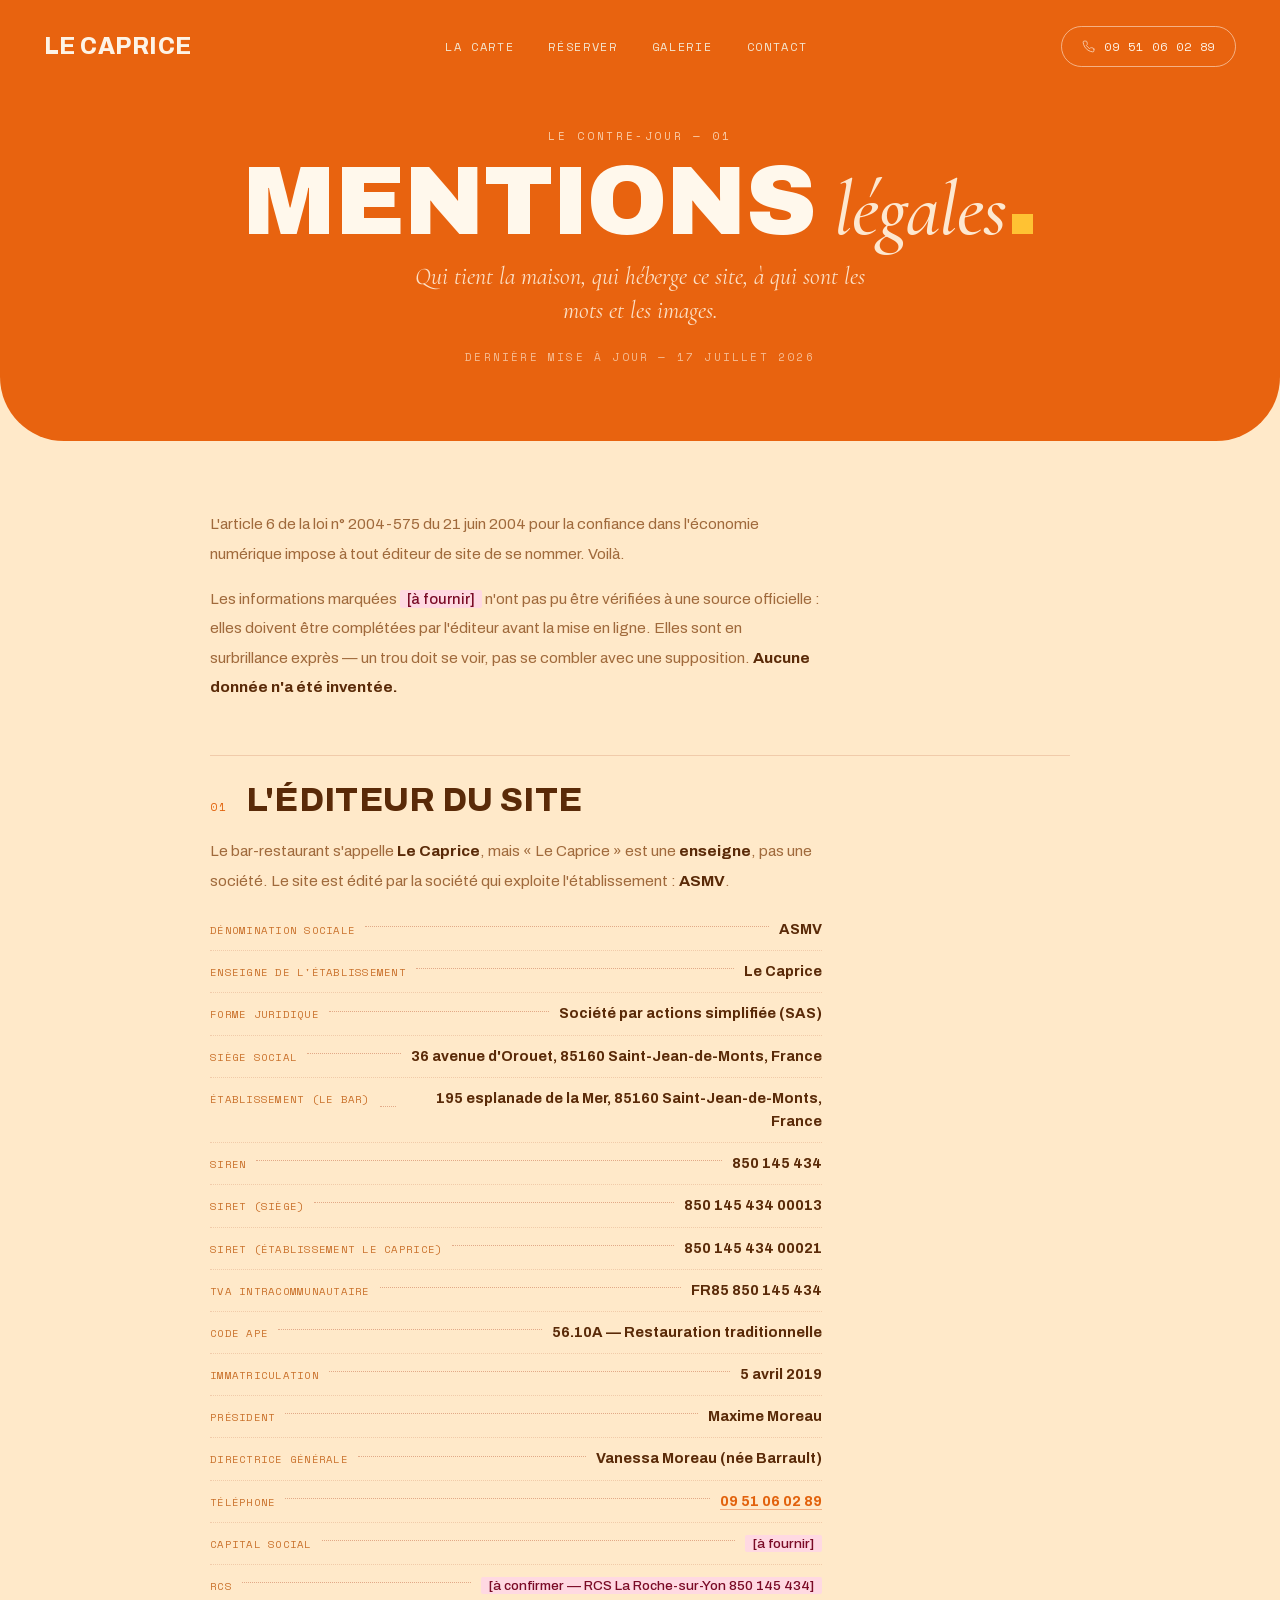
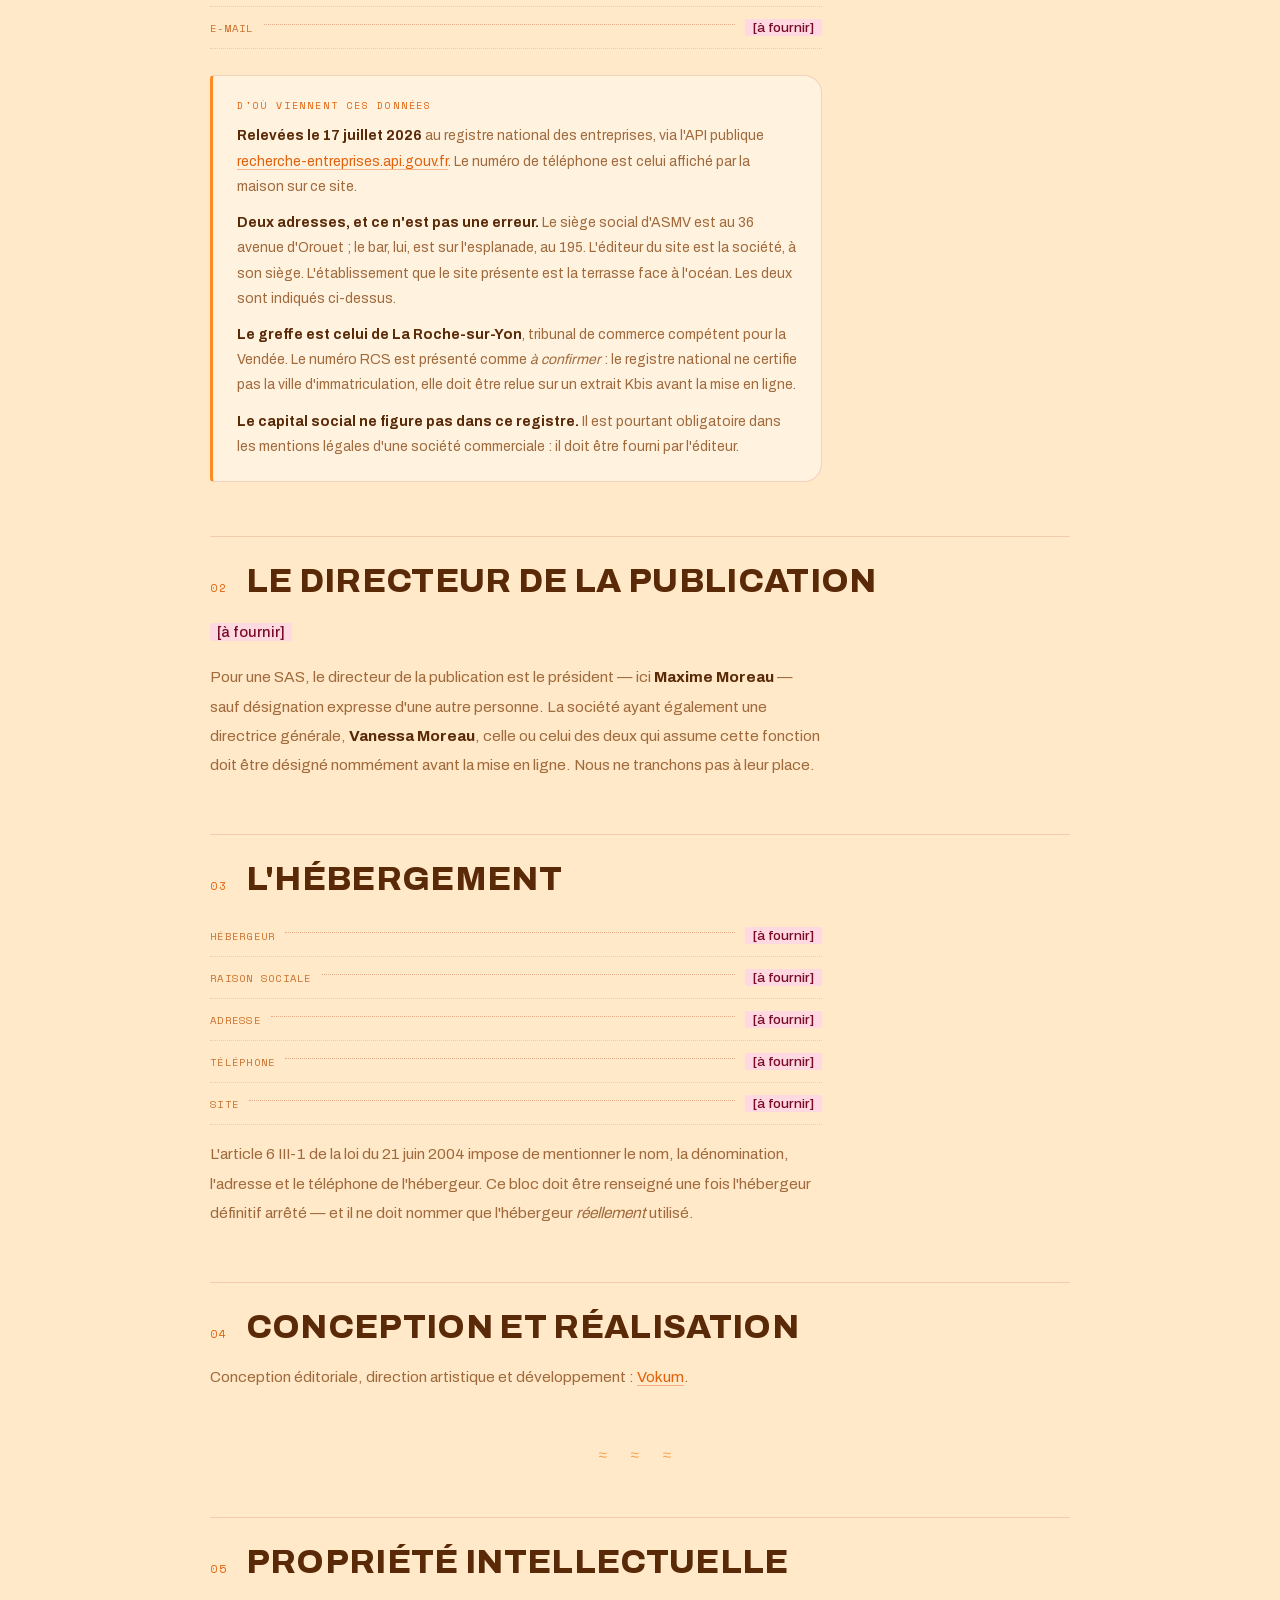
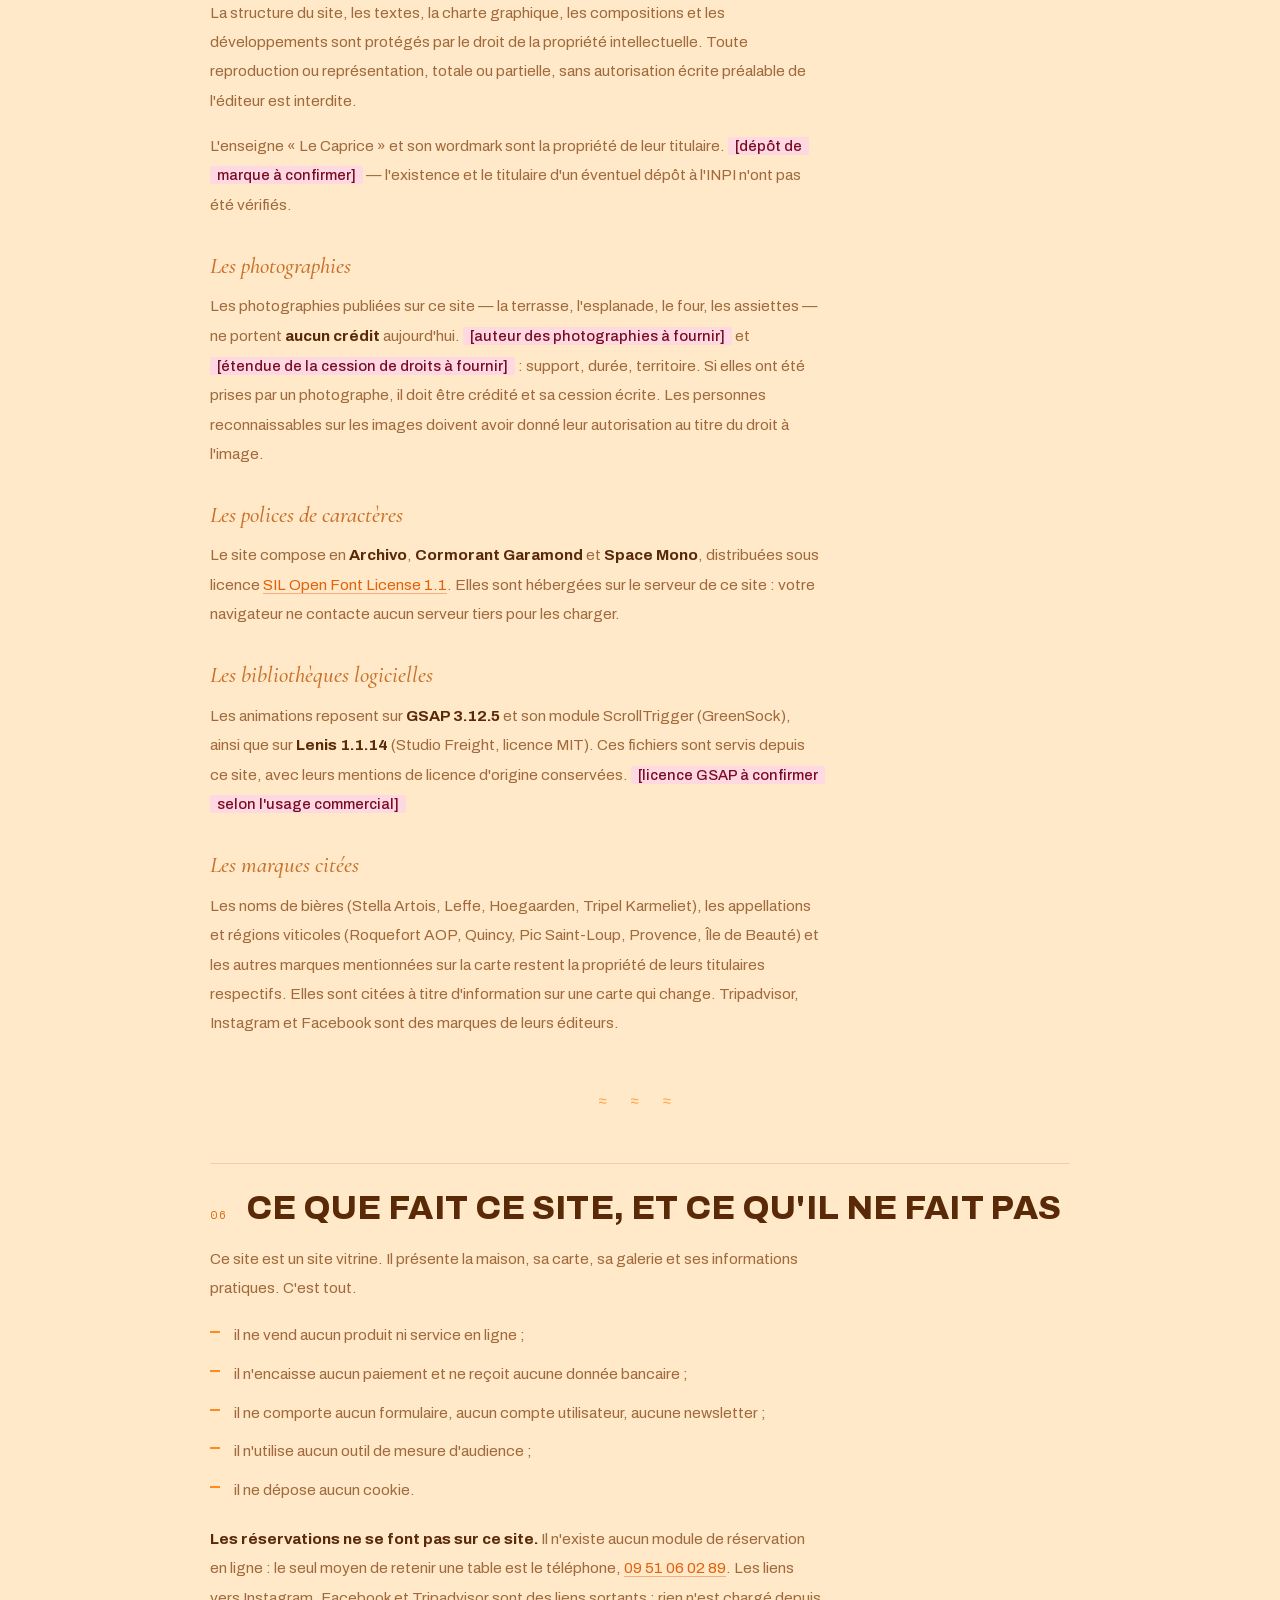
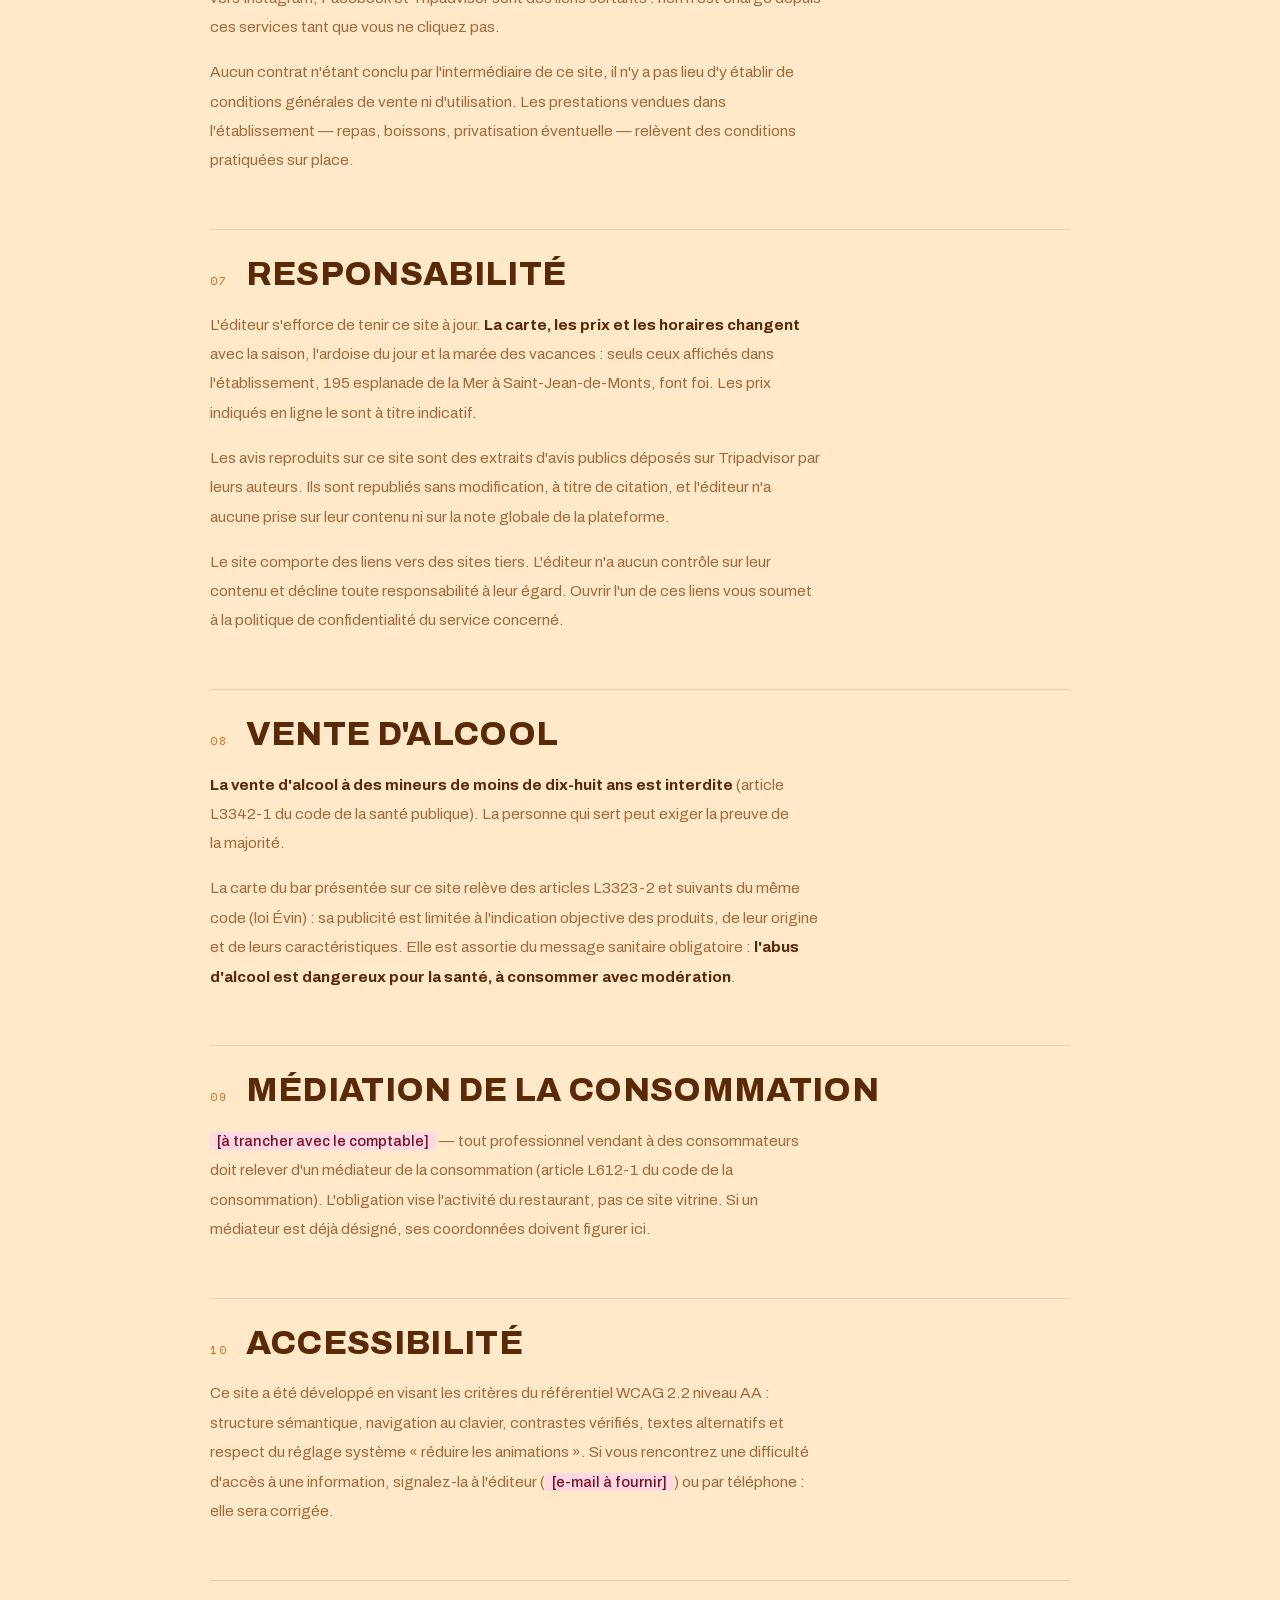
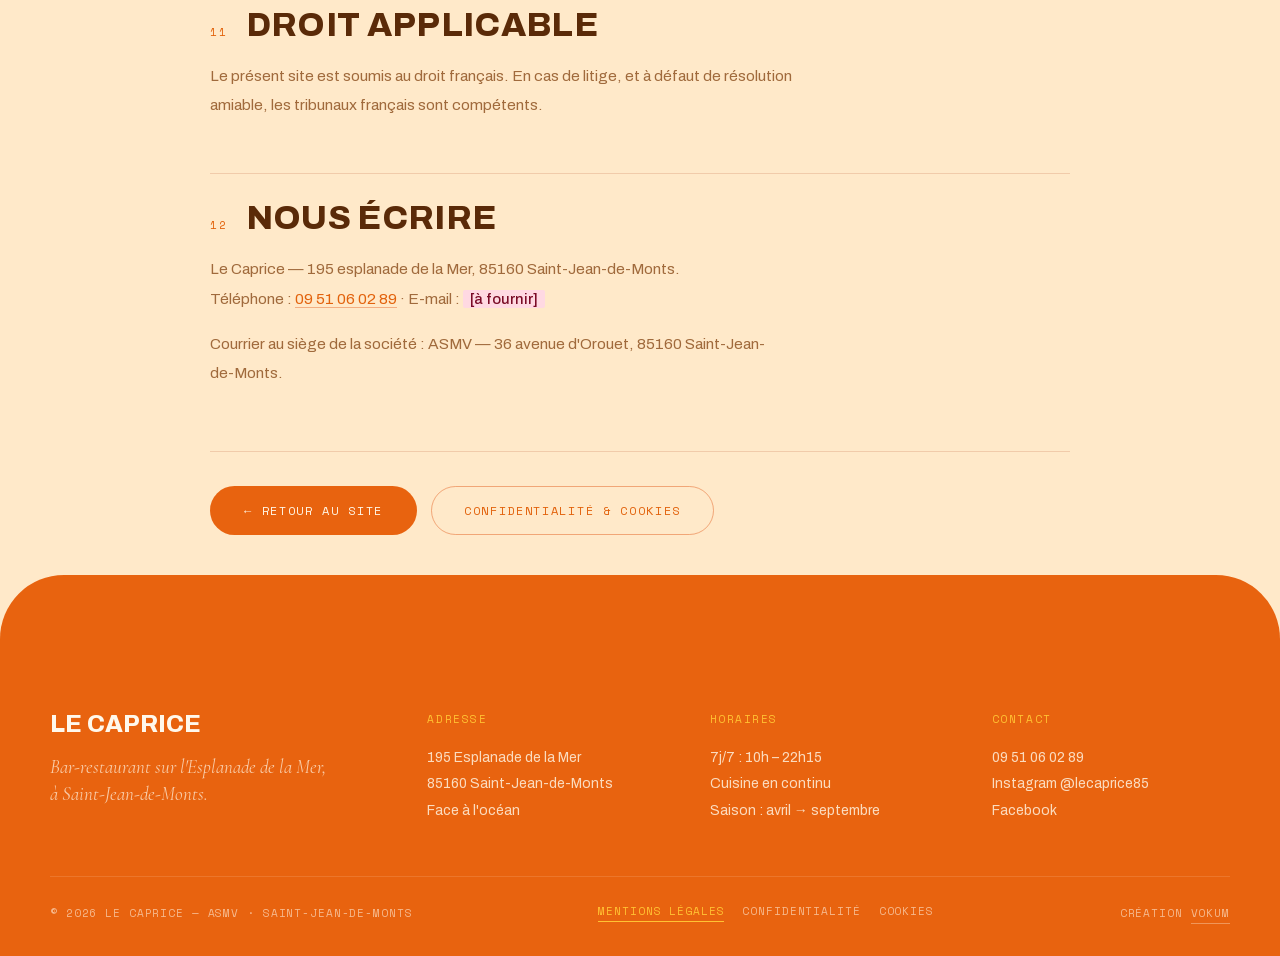
<file: mentions-legales.html>
<!DOCTYPE html>
<html lang="fr">
<head>
<meta charset="UTF-8">
<meta name="viewport" content="width=device-width, initial-scale=1.0">
<title>Mentions légales — Le Caprice · Saint-Jean-de-Monts</title>
<meta name="description" content="Mentions légales du site du Caprice, bar-restaurant au 195 esplanade de la Mer à Saint-Jean-de-Monts, exploité par la société ASMV.">
<meta name="robots" content="index, follow">
<meta property="og:type" content="website">
<meta property="og:title" content="Mentions légales — Le Caprice">
<meta property="og:locale" content="fr_FR">
<link rel="preload" href="assets/font/archivo-normal-latin.woff2" as="font" type="font/woff2" crossorigin>
<link rel="preload" href="assets/font/space-mono-400-normal-latin.woff2" as="font" type="font/woff2" crossorigin>
<link rel="stylesheet" href="assets/font/fonts.css">
<link rel="stylesheet" href="assets/legal.css">
</head>
<body>

<!-- ============ NAV ============ -->
<nav class="nav">
  <a href="index.html" class="nav-logo">LE CAPRICE</a>
  <div class="nav-links">
    <a href="index.html#carte">LA CARTE</a>
    <a href="index.html#reserver">RÉSERVER</a>
    <a href="index.html#ambiance">GALERIE</a>
    <a href="index.html#contact">CONTACT</a>
  </div>
  <a href="tel:0951060289" class="nav-tel">
    <svg viewBox="0 0 24 24" fill="none" stroke="currentColor" stroke-width="1.8" stroke-linecap="round" stroke-linejoin="round"><path d="M22 16.92v3a2 2 0 0 1-2.18 2 19.79 19.79 0 0 1-8.63-3.07 19.5 19.5 0 0 1-6-6 19.79 19.79 0 0 1-3.07-8.67A2 2 0 0 1 4.11 2h3a2 2 0 0 1 2 1.72c.127.96.361 1.903.7 2.81a2 2 0 0 1-.45 2.11L8.09 9.91a16 16 0 0 0 6 6l1.27-1.27a2 2 0 0 1 2.11-.45c.907.339 1.85.573 2.81.7A2 2 0 0 1 22 16.92z"/></svg>
    09 51 06 02 89
  </a>
  <button class="burger" aria-label="Menu" aria-expanded="false" aria-controls="mobileMenu" onclick="toggleMenu()"><span></span><span></span><span></span></button>
</nav>
<div class="mobile-menu" id="mobileMenu">
  <a href="index.html#carte">LA CARTE</a>
  <a href="index.html#reserver">RÉSERVER</a>
  <a href="index.html#ambiance">GALERIE</a>
  <a href="index.html#contact">CONTACT</a>
  <a href="tel:0951060289" class="btn-outline">☎ 09 51 06 02 89</a>
</div>

<!-- ============ EN-TÊTE ============ -->
<header class="page-head">
  <div class="over">LE CONTRE-JOUR — 01</div>
  <h1>MENTIONS <span class="serif-line"><span class="serif">légales</span><span class="dot">.</span></span></h1>
  <div class="tagline">Qui tient la maison, qui héberge ce site, à qui sont les mots et les images.</div>
  <div class="sub">DERNIÈRE MISE À JOUR — 17 JUILLET 2026</div>
</header>

<!-- ============ CORPS ============ -->
<main class="legal">
  <div class="legal-in">

    <p>
      L'article 6 de la loi n° 2004-575 du 21 juin 2004 pour la confiance dans l'économie
      numérique impose à tout éditeur de site de se nommer. Voilà.
    </p>
    <p>
      Les informations marquées <span class="manque">[à fournir]</span> n'ont pas pu être
      vérifiées à une source officielle : elles doivent être complétées par l'éditeur avant la
      mise en ligne. Elles sont en surbrillance exprès — un trou doit se voir, pas se combler
      avec une supposition. <strong>Aucune donnée n'a été inventée.</strong>
    </p>

    <h2>L'éditeur du site</h2>
    <p>
      Le bar-restaurant s'appelle <strong>Le Caprice</strong>, mais « Le Caprice » est une
      <strong>enseigne</strong>, pas une société. Le site est édité par la société qui exploite
      l'établissement : <strong>ASMV</strong>.
    </p>
    <ul class="legal-id">
      <li><span class="k">Dénomination sociale</span><span class="lead"></span><span class="v">ASMV</span></li>
      <li><span class="k">Enseigne de l'établissement</span><span class="lead"></span><span class="v">Le Caprice</span></li>
      <li><span class="k">Forme juridique</span><span class="lead"></span><span class="v">Société par actions simplifiée (SAS)</span></li>
      <li><span class="k">Siège social</span><span class="lead"></span><span class="v">36 avenue d'Orouet, 85160 Saint-Jean-de-Monts, France</span></li>
      <li><span class="k">Établissement (le bar)</span><span class="lead"></span><span class="v">195 esplanade de la Mer, 85160 Saint-Jean-de-Monts, France</span></li>
      <li><span class="k">SIREN</span><span class="lead"></span><span class="v">850 145 434</span></li>
      <li><span class="k">SIRET (siège)</span><span class="lead"></span><span class="v">850 145 434 00013</span></li>
      <li><span class="k">SIRET (établissement Le Caprice)</span><span class="lead"></span><span class="v">850 145 434 00021</span></li>
      <li><span class="k">TVA intracommunautaire</span><span class="lead"></span><span class="v">FR85 850 145 434</span></li>
      <li><span class="k">Code APE</span><span class="lead"></span><span class="v">56.10A — Restauration traditionnelle</span></li>
      <li><span class="k">Immatriculation</span><span class="lead"></span><span class="v">5 avril 2019</span></li>
      <li><span class="k">Président</span><span class="lead"></span><span class="v">Maxime Moreau</span></li>
      <li><span class="k">Directrice générale</span><span class="lead"></span><span class="v">Vanessa Moreau (née Barrault)</span></li>
      <li><span class="k">Téléphone</span><span class="lead"></span><span class="v"><a href="tel:0951060289">09 51 06 02 89</a></span></li>
      <li><span class="k">Capital social</span><span class="lead"></span><span class="v"><span class="manque">[à fournir]</span></span></li>
      <li><span class="k">RCS</span><span class="lead"></span><span class="v"><span class="manque">[à confirmer — RCS La Roche-sur-Yon 850 145 434]</span></span></li>
      <li><span class="k">E-mail</span><span class="lead"></span><span class="v"><span class="manque">[à fournir]</span></span></li>
    </ul>

    <div class="legal-source">
      <span class="lab">D'où viennent ces données</span>
      <p>
        <strong>Relevées le 17 juillet 2026</strong> au registre national des entreprises, via
        l'API publique
        <a href="https://recherche-entreprises.api.gouv.fr" target="_blank" rel="noopener noreferrer">recherche-entreprises.api.gouv.fr</a>.
        Le numéro de téléphone est celui affiché par la maison sur ce site.
      </p>
      <p>
        <strong>Deux adresses, et ce n'est pas une erreur.</strong> Le siège social d'ASMV est
        au 36 avenue d'Orouet ; le bar, lui, est sur l'esplanade, au 195. L'éditeur du site est
        la société, à son siège. L'établissement que le site présente est la terrasse face à
        l'océan. Les deux sont indiqués ci-dessus.
      </p>
      <p>
        <strong>Le greffe est celui de La Roche-sur-Yon</strong>, tribunal de commerce
        compétent pour la Vendée. Le numéro RCS est présenté comme
        <em>à confirmer</em> : le registre national ne certifie pas la ville d'immatriculation,
        elle doit être relue sur un extrait Kbis avant la mise en ligne.
      </p>
      <p>
        <strong>Le capital social ne figure pas dans ce registre.</strong> Il est pourtant
        obligatoire dans les mentions légales d'une société commerciale : il doit être fourni
        par l'éditeur.
      </p>
    </div>

    <h2>Le directeur de la publication</h2>
    <p><span class="manque">[à fournir]</span></p>
    <p>
      Pour une SAS, le directeur de la publication est le président — ici
      <strong>Maxime Moreau</strong> — sauf désignation expresse d'une autre personne. La
      société ayant également une directrice générale, <strong>Vanessa Moreau</strong>, celle
      ou celui des deux qui assume cette fonction doit être désigné nommément avant la mise en
      ligne. Nous ne tranchons pas à leur place.
    </p>

    <h2>L'hébergement</h2>
    <ul class="legal-id">
      <li><span class="k">Hébergeur</span><span class="lead"></span><span class="v"><span class="manque">[à fournir]</span></span></li>
      <li><span class="k">Raison sociale</span><span class="lead"></span><span class="v"><span class="manque">[à fournir]</span></span></li>
      <li><span class="k">Adresse</span><span class="lead"></span><span class="v"><span class="manque">[à fournir]</span></span></li>
      <li><span class="k">Téléphone</span><span class="lead"></span><span class="v"><span class="manque">[à fournir]</span></span></li>
      <li><span class="k">Site</span><span class="lead"></span><span class="v"><span class="manque">[à fournir]</span></span></li>
    </ul>
    <p>
      L'article 6 III-1 de la loi du 21 juin 2004 impose de mentionner le nom, la dénomination,
      l'adresse et le téléphone de l'hébergeur. Ce bloc doit être renseigné une fois
      l'hébergeur définitif arrêté — et il ne doit nommer que l'hébergeur <em>réellement</em>
      utilisé.
    </p>

    <h2>Conception et réalisation</h2>
    <p>
      Conception éditoriale, direction artistique et développement :
      <a href="https://vokumagency.com" target="_blank" rel="noopener noreferrer">Vokum</a>.
    </p>

    <div class="legal-sep" aria-hidden="true">≈ ≈ ≈</div>

    <h2>Propriété intellectuelle</h2>
    <p>
      La structure du site, les textes, la charte graphique, les compositions et les
      développements sont protégés par le droit de la propriété intellectuelle. Toute
      reproduction ou représentation, totale ou partielle, sans autorisation écrite préalable
      de l'éditeur est interdite.
    </p>
    <p>
      L'enseigne « Le Caprice » et son wordmark sont la propriété de leur titulaire.
      <span class="manque">[dépôt de marque à confirmer]</span> — l'existence et le titulaire
      d'un éventuel dépôt à l'INPI n'ont pas été vérifiés.
    </p>

    <h3>Les photographies</h3>
    <p>
      Les photographies publiées sur ce site — la terrasse, l'esplanade, le four, les assiettes
      — ne portent <strong>aucun crédit</strong> aujourd'hui.
      <span class="manque">[auteur des photographies à fournir]</span> et
      <span class="manque">[étendue de la cession de droits à fournir]</span> : support, durée,
      territoire. Si elles ont été prises par un photographe, il doit être crédité et sa
      cession écrite. Les personnes reconnaissables sur les images doivent avoir donné leur
      autorisation au titre du droit à l'image.
    </p>

    <h3>Les polices de caractères</h3>
    <p>
      Le site compose en <strong>Archivo</strong>, <strong>Cormorant Garamond</strong> et
      <strong>Space Mono</strong>, distribuées sous licence
      <a href="https://scripts.sil.org/OFL" target="_blank" rel="noopener noreferrer">SIL Open Font License 1.1</a>.
      Elles sont hébergées sur le serveur de ce site : votre navigateur ne contacte aucun
      serveur tiers pour les charger.
    </p>

    <h3>Les bibliothèques logicielles</h3>
    <p>
      Les animations reposent sur <strong>GSAP 3.12.5</strong> et son module ScrollTrigger
      (GreenSock), ainsi que sur <strong>Lenis 1.1.14</strong> (Studio Freight, licence MIT).
      Ces fichiers sont servis depuis ce site, avec leurs mentions de licence d'origine
      conservées.
      <span class="manque">[licence GSAP à confirmer selon l'usage commercial]</span>
    </p>

    <h3>Les marques citées</h3>
    <p>
      Les noms de bières (Stella Artois, Leffe, Hoegaarden, Tripel Karmeliet), les appellations
      et régions viticoles (Roquefort AOP, Quincy, Pic Saint-Loup, Provence, Île de Beauté) et
      les autres marques mentionnées sur la carte restent la propriété de leurs titulaires
      respectifs. Elles sont citées à titre d'information sur une carte qui change.
      Tripadvisor, Instagram et Facebook sont des marques de leurs éditeurs.
    </p>

    <div class="legal-sep" aria-hidden="true">≈ ≈ ≈</div>

    <h2>Ce que fait ce site, et ce qu'il ne fait pas</h2>
    <p>
      Ce site est un site vitrine. Il présente la maison, sa carte, sa galerie et ses
      informations pratiques. C'est tout.
    </p>
    <ul>
      <li>il ne vend aucun produit ni service en ligne ;</li>
      <li>il n'encaisse aucun paiement et ne reçoit aucune donnée bancaire ;</li>
      <li>il ne comporte aucun formulaire, aucun compte utilisateur, aucune newsletter ;</li>
      <li>il n'utilise aucun outil de mesure d'audience ;</li>
      <li>il ne dépose aucun cookie.</li>
    </ul>
    <p>
      <strong>Les réservations ne se font pas sur ce site.</strong> Il n'existe aucun module de
      réservation en ligne : le seul moyen de retenir une table est le téléphone,
      <a href="tel:0951060289">09 51 06 02 89</a>. Les liens vers Instagram, Facebook et
      Tripadvisor sont des liens sortants : rien n'est chargé depuis ces services tant que vous
      ne cliquez pas.
    </p>
    <p>
      Aucun contrat n'étant conclu par l'intermédiaire de ce site, il n'y a pas lieu d'y
      établir de conditions générales de vente ni d'utilisation. Les prestations vendues dans
      l'établissement — repas, boissons, privatisation éventuelle — relèvent des conditions
      pratiquées sur place.
    </p>

    <h2>Responsabilité</h2>
    <p>
      L'éditeur s'efforce de tenir ce site à jour. <strong>La carte, les prix et les horaires
      changent</strong> avec la saison, l'ardoise du jour et la marée des vacances : seuls ceux
      affichés dans l'établissement, 195 esplanade de la Mer à Saint-Jean-de-Monts, font foi.
      Les prix indiqués en ligne le sont à titre indicatif.
    </p>
    <p>
      Les avis reproduits sur ce site sont des extraits d'avis publics déposés sur Tripadvisor
      par leurs auteurs. Ils sont republiés sans modification, à titre de citation, et
      l'éditeur n'a aucune prise sur leur contenu ni sur la note globale de la plateforme.
    </p>
    <p>
      Le site comporte des liens vers des sites tiers. L'éditeur n'a aucun contrôle sur leur
      contenu et décline toute responsabilité à leur égard. Ouvrir l'un de ces liens vous
      soumet à la politique de confidentialité du service concerné.
    </p>

    <h2>Vente d'alcool</h2>
    <p>
      <strong>La vente d'alcool à des mineurs de moins de dix-huit ans est interdite</strong>
      (article L3342-1 du code de la santé publique). La personne qui sert peut exiger la
      preuve de la majorité.
    </p>
    <p>
      La carte du bar présentée sur ce site relève des articles L3323-2 et suivants du même
      code (loi Évin) : sa publicité est limitée à l'indication objective des produits, de
      leur origine et de leurs caractéristiques. Elle est assortie du message sanitaire
      obligatoire : <strong>l'abus d'alcool est dangereux pour la santé, à consommer avec
      modération</strong>.
    </p>

    <h2>Médiation de la consommation</h2>
    <p>
      <span class="manque">[à trancher avec le comptable]</span> — tout professionnel vendant à
      des consommateurs doit relever d'un médiateur de la consommation (article L612-1 du code
      de la consommation). L'obligation vise l'activité du restaurant, pas ce site vitrine. Si
      un médiateur est déjà désigné, ses coordonnées doivent figurer ici.
    </p>

    <h2>Accessibilité</h2>
    <p>
      Ce site a été développé en visant les critères du référentiel WCAG 2.2 niveau AA :
      structure sémantique, navigation au clavier, contrastes vérifiés, textes alternatifs et
      respect du réglage système « réduire les animations ». Si vous rencontrez une difficulté
      d'accès à une information, signalez-la à l'éditeur
      (<span class="manque">[e-mail à fournir]</span>) ou par téléphone : elle sera corrigée.
    </p>

    <h2>Droit applicable</h2>
    <p>
      Le présent site est soumis au droit français. En cas de litige, et à défaut de résolution
      amiable, les tribunaux français sont compétents.
    </p>

    <h2>Nous écrire</h2>
    <p>
      Le Caprice — 195 esplanade de la Mer, 85160 Saint-Jean-de-Monts.<br>
      Téléphone : <a href="tel:0951060289">09 51 06 02 89</a> ·
      E-mail : <span class="manque">[à fournir]</span>
    </p>
    <p>
      Courrier au siège de la société : ASMV — 36 avenue d'Orouet, 85160 Saint-Jean-de-Monts.
    </p>

    <div class="legal-actions">
      <a class="btn-solid" href="index.html">← RETOUR AU SITE</a>
      <a class="btn-ghost" href="confidentialite.html">CONFIDENTIALITÉ &amp; COOKIES</a>
    </div>

  </div>
</main>
<div class="legal-foot-space" aria-hidden="true"></div>

<!-- ============ FOOTER ============ -->
<footer id="contact" class="footer">
  <div class="footer-inner">
    <div class="footer-grid">
      <div class="footer-col">
        <div class="footer-logo">LE CAPRICE</div>
        <p class="footer-baseline">Bar-restaurant sur l'Esplanade de la Mer, à Saint-Jean-de-Monts.</p>
      </div>
      <div class="footer-col">
        <div class="footer-label">ADRESSE</div>
        <div class="content">195 Esplanade de la Mer<br>85160 Saint-Jean-de-Monts<br>Face à l'océan</div>
      </div>
      <div class="footer-col">
        <div class="footer-label">HORAIRES</div>
        <div class="content">7j/7 : 10h – 22h15<br>Cuisine en continu<br>Saison : avril → septembre</div>
      </div>
      <div class="footer-col">
        <div class="footer-label">CONTACT</div>
        <div class="content">
          <a href="tel:0951060289">09 51 06 02 89</a><br>
          <a href="https://www.instagram.com/lecaprice85" target="_blank" rel="noopener">Instagram @lecaprice85</a><br>
          <a href="https://www.facebook.com/lecapricesaintjeandemonts" target="_blank" rel="noopener">Facebook</a>
        </div>
      </div>
    </div>
    <div class="footer-bottom">
      <span>© 2026 LE CAPRICE — ASMV · SAINT-JEAN-DE-MONTS</span>
      <nav class="footer-legal" aria-label="Informations légales">
        <a href="mentions-legales.html" aria-current="page">MENTIONS LÉGALES</a>
        <a href="confidentialite.html">CONFIDENTIALITÉ</a>
        <a href="confidentialite.html#cookies">COOKIES</a>
      </nav>
      <span class="footer-sign">CRÉATION <a href="https://vokumagency.com" target="_blank" rel="noopener">VOKUM</a></span>
    </div>
  </div>
</footer>

<script>
function toggleMenu(){
  var m = document.getElementById('mobileMenu');
  var b = document.querySelector('.burger');
  var open = m.classList.toggle('open');
  document.body.classList.toggle('menu-open', open);
  b.setAttribute('aria-expanded', open ? 'true' : 'false');
}
var navEl = document.querySelector('.nav'), navTick = false;
window.addEventListener('scroll', function(){
  if (navTick) return;
  navTick = true;
  requestAnimationFrame(function(){
    navEl.classList.toggle('scrolled', window.scrollY > 60);
    navTick = false;
  });
}, {passive:true});
navEl.classList.toggle('scrolled', window.scrollY > 60);
</script>
</body>
</html>
</file>
<file: assets/font/fonts.css>
/* ============================================================================
   LE CAPRICE — polices auto-hébergées
   ----------------------------------------------------------------------------
   Rapatriées de Google Fonts le 17 juillet 2026 et servies depuis ce domaine :
   le navigateur du visiteur ne contacte plus fonts.googleapis.com ni
   fonts.gstatic.com, donc plus aucune adresse IP n'est transmise à Google
   sans consentement (CNIL, art. 82 de la loi Informatique et Libertés).

   Archivo, Cormorant Garamond et Space Mono sont distribuées sous
   SIL Open Font License 1.1 — https://scripts.sil.org/OFL

   Archivo et Cormorant Garamond sont des fontes VARIABLES : un seul fichier
   couvre toute la plage de graisse. Les plages ci-dessous sont celles
   réellement contenues dans les fichiers (axe wght, relevé via fontTools).
   Space Mono n'existe qu'en statique : un fichier par graisse.

   Cormorant Garamond n'est utilisée qu'en italique sur ce site : la variante
   droite n'est volontairement pas embarquée.
   ========================================================================== */

/* ---------- Archivo — variable, wght 100→900 ---------- */
@font-face {
  font-family: 'Archivo';
  font-style: normal;
  font-weight: 100 900;
  font-display: swap;
  src: url('archivo-normal-latin-ext.woff2') format('woff2');
  unicode-range: U+0100-02BA, U+02BD-02C5, U+02C7-02CC, U+02CE-02D7, U+02DD-02FF, U+0304, U+0308, U+0329, U+1D00-1DBF, U+1E00-1E9F, U+1EF2-1EFF, U+2020, U+20A0-20AB, U+20AD-20C0, U+2113, U+2C60-2C7F, U+A720-A7FF;
}
@font-face {
  font-family: 'Archivo';
  font-style: normal;
  font-weight: 100 900;
  font-display: swap;
  src: url('archivo-normal-latin.woff2') format('woff2');
  unicode-range: U+0000-00FF, U+0131, U+0152-0153, U+02BB-02BC, U+02C6, U+02DA, U+02DC, U+0304, U+0308, U+0329, U+2000-206F, U+20AC, U+2122, U+2191, U+2193, U+2212, U+2215, U+FEFF, U+FFFD;
}

/* ---------- Cormorant Garamond — variable italique, wght 300→700 ---------- */
@font-face {
  font-family: 'Cormorant Garamond';
  font-style: italic;
  font-weight: 300 700;
  font-display: swap;
  src: url('cormorant-garamond-italic-latin-ext.woff2') format('woff2');
  unicode-range: U+0100-02BA, U+02BD-02C5, U+02C7-02CC, U+02CE-02D7, U+02DD-02FF, U+0304, U+0308, U+0329, U+1D00-1DBF, U+1E00-1E9F, U+1EF2-1EFF, U+2020, U+20A0-20AB, U+20AD-20C0, U+2113, U+2C60-2C7F, U+A720-A7FF;
}
@font-face {
  font-family: 'Cormorant Garamond';
  font-style: italic;
  font-weight: 300 700;
  font-display: swap;
  src: url('cormorant-garamond-italic-latin.woff2') format('woff2');
  unicode-range: U+0000-00FF, U+0131, U+0152-0153, U+02BB-02BC, U+02C6, U+02DA, U+02DC, U+0304, U+0308, U+0329, U+2000-206F, U+20AC, U+2122, U+2191, U+2193, U+2212, U+2215, U+FEFF, U+FFFD;
}

/* ---------- Space Mono — statique, 400 & 700 ---------- */
@font-face {
  font-family: 'Space Mono';
  font-style: normal;
  font-weight: 400;
  font-display: swap;
  src: url('space-mono-400-normal-latin-ext.woff2') format('woff2');
  unicode-range: U+0100-02BA, U+02BD-02C5, U+02C7-02CC, U+02CE-02D7, U+02DD-02FF, U+0304, U+0308, U+0329, U+1D00-1DBF, U+1E00-1E9F, U+1EF2-1EFF, U+2020, U+20A0-20AB, U+20AD-20C0, U+2113, U+2C60-2C7F, U+A720-A7FF;
}
@font-face {
  font-family: 'Space Mono';
  font-style: normal;
  font-weight: 400;
  font-display: swap;
  src: url('space-mono-400-normal-latin.woff2') format('woff2');
  unicode-range: U+0000-00FF, U+0131, U+0152-0153, U+02BB-02BC, U+02C6, U+02DA, U+02DC, U+0304, U+0308, U+0329, U+2000-206F, U+20AC, U+2122, U+2191, U+2193, U+2212, U+2215, U+FEFF, U+FFFD;
}
@font-face {
  font-family: 'Space Mono';
  font-style: normal;
  font-weight: 700;
  font-display: swap;
  src: url('space-mono-700-normal-latin-ext.woff2') format('woff2');
  unicode-range: U+0100-02BA, U+02BD-02C5, U+02C7-02CC, U+02CE-02D7, U+02DD-02FF, U+0304, U+0308, U+0329, U+1D00-1DBF, U+1E00-1E9F, U+1EF2-1EFF, U+2020, U+20A0-20AB, U+20AD-20C0, U+2113, U+2C60-2C7F, U+A720-A7FF;
}
@font-face {
  font-family: 'Space Mono';
  font-style: normal;
  font-weight: 700;
  font-display: swap;
  src: url('space-mono-700-normal-latin.woff2') format('woff2');
  unicode-range: U+0000-00FF, U+0131, U+0152-0153, U+02BB-02BC, U+02C6, U+02DA, U+02DC, U+0304, U+0308, U+0329, U+2000-206F, U+20AC, U+2122, U+2191, U+2193, U+2212, U+2215, U+FEFF, U+FFFD;
}
</file>
<file: assets/legal.css>
/* ============================================================================
   LE CAPRICE — pages légales · « Le contre-jour »
   ----------------------------------------------------------------------------
   Même lumière que le reste du site : le sable, l'ember, l'ardoise.
   L'heure dorée a un contre-jour — c'est ici qu'on regarde vers la lumière
   et qu'on voit ce qu'il y a derrière.

   Mêmes variables, mêmes polices, mêmes gestes (les points de conduite de la
   carte, la numérotation de l'accordéon, le trait couchant) que index.html
   et carte.html. Rien de nouveau : le vocabulaire du site, appliqué au droit.
   ========================================================================== */

:root{
  --ember:#e8630f;
  --ember-deep:#cf5405;
  --sun:#e2620c;
  --sun-bright:#ff8a1f;
  --amber:#ffc233;
  --blush:#f7b9a6;
  --sand:#fff6e6;
  --sand-warm:#ffe9c9;
  --ink:#5a2a08;
  --ink-soft:#a06a3c;
  --sand-light:#fffaf1;
  --sand-title:#fff8ec;
  --sand-muted:#ffe0b6;
  --dusk:#c9702a;
  --footer-bg:#e8630f;
  --line:rgba(178,67,31,0.18);
  --line-strong:rgba(178,67,31,0.38);
  --f-display:'Archivo',sans-serif;
  --f-serif:'Cormorant Garamond',serif;
  --f-mono:'Space Mono',monospace;
}
*{margin:0;padding:0;box-sizing:border-box}
html{-webkit-text-size-adjust:100%;scroll-behavior:smooth}
::selection{background:var(--dusk);color:var(--sand-light)}
:focus-visible{outline:2px solid var(--dusk);outline-offset:3px;border-radius:2px}
button,a{touch-action:manipulation}
body{font-family:var(--f-display);color:var(--ink);background:var(--sand-warm);
  -webkit-font-smoothing:antialiased;-moz-osx-font-smoothing:grayscale;
  font-kerning:normal;font-feature-settings:"kern" 1,"liga" 1}
h1,h2{text-wrap:balance}
p{text-wrap:pretty}
a{color:inherit;text-decoration:none}
img{display:block;max-width:100%;height:auto}

/* ============ NAV — identique au reste du site ============ */
.nav{position:fixed;top:0;left:0;right:0;z-index:20;display:flex;align-items:center;justify-content:space-between;padding:26px 44px;transition:background .25s ease,padding .25s ease,box-shadow .25s ease}
.nav.scrolled{background:rgba(178,67,31,0.94);-webkit-backdrop-filter:blur(12px);backdrop-filter:blur(12px);padding:14px 44px;box-shadow:0 1px 0 rgba(255,242,225,0.08)}
.nav-logo{font-weight:800;font-size:23px;letter-spacing:0.02em;color:#fdf3e6}
.nav-links{display:flex;align-items:center;gap:34px;font-family:var(--f-mono);font-size:12px;letter-spacing:0.14em;color:#f3e4cd}
.nav-links a{position:relative;padding:4px 0}
.nav-links a::after{content:"";position:absolute;left:0;right:0;bottom:0;height:1px;background:currentColor;transform:scaleX(0);transform-origin:left;transition:transform .25s ease}
.nav-links a:hover{color:var(--sand-light)}
.nav-links a:hover::after{transform:scaleX(1)}
.nav-tel{display:flex;align-items:center;gap:9px;border:1px solid rgba(255,243,230,0.55);border-radius:40px;padding:11px 20px;font-family:var(--f-mono);font-size:12px;letter-spacing:0.08em;color:#fdf3e6;transition:background .2s,color .2s}
.nav-tel:hover{background:#f6ead7;color:var(--ember)}
.nav-tel svg{width:13px;height:13px;opacity:.7;flex-shrink:0}
.burger{display:none;background:none;border:none;cursor:pointer;padding:8px;z-index:30}
.burger span{display:block;width:24px;height:2px;background:#fdf3e6;margin:5px 0;transition:transform .25s,opacity .25s}
.mobile-menu{display:none;position:fixed;inset:0;z-index:25;background:var(--ember);flex-direction:column;align-items:center;justify-content:center;gap:34px;font-family:var(--f-mono);font-size:15px;letter-spacing:0.18em;color:var(--sand)}
.mobile-menu.open{display:flex}
body.menu-open .burger span:nth-child(1){transform:translateY(7px) rotate(45deg)}
body.menu-open .burger span:nth-child(2){opacity:0}
body.menu-open .burger span:nth-child(3){transform:translateY(-7px) rotate(-45deg)}

.btn-outline{display:inline-block;border:1px solid rgba(246,234,215,0.5);border-radius:40px;padding:15px 30px;font-family:var(--f-mono);font-size:12px;letter-spacing:0.14em;color:var(--sand);transition:background .2s,color .2s}
.btn-outline:hover{background:var(--sand);color:var(--ember)}
.btn-solid{display:inline-block;background:var(--ember);color:var(--sand);border-radius:40px;padding:16px 34px;font-family:var(--f-mono);font-size:12px;letter-spacing:0.14em;transition:background .2s}
.btn-solid:hover{background:var(--ember-deep)}
.btn-ghost{display:inline-block;border:1px solid rgba(224,86,20,0.45);border-radius:40px;padding:15px 32px;font-family:var(--f-mono);font-size:12px;letter-spacing:0.14em;color:var(--sun);transition:background .2s,color .2s,border-color .2s}
.btn-ghost:hover{background:var(--ember);border-color:var(--ember);color:var(--sand)}
.btn-outline:active,.btn-solid:active,.btn-ghost:active,.nav-tel:active{transform:scale(0.97)}
.btn-outline,.btn-solid,.btn-ghost,.nav-tel{will-change:transform;transition-property:background,color,border-color,transform;transition-duration:.2s}

/* ============ EN-TÊTE — le contre-jour ============ */
/* Orange franc en aplat, comme le reste du site : aucune lueur, aucun dégradé.
   (cf. commit « Orange franc en aplat : suppression des lueurs, du grain et
   des décors fondus » — c'est la DA en vigueur, on ne la rouvre pas ici.) */
.page-head{background:var(--ember);color:var(--sand);padding:128px 46px 76px;text-align:center;
  position:relative;overflow:hidden;border-radius:0 0 64px 64px;z-index:2}
.page-head > *{position:relative;z-index:1}
.page-head .over{font-family:var(--f-mono);font-size:11px;letter-spacing:0.24em;color:rgba(255,246,230,0.72);margin-bottom:14px}
.page-head h1{font-weight:900;font-size:clamp(46px,7.6vw,104px);line-height:0.9;letter-spacing:-0.01em;text-transform:uppercase;color:var(--sand-title)}
/* le mot italique et son point restent solidaires : ils passent à la ligne ensemble */
.page-head h1 .serif-line{display:inline;white-space:nowrap}
.page-head h1 .serif{font-family:var(--f-serif);font-style:italic;font-weight:500;text-transform:lowercase;font-size:0.8em;color:rgba(255,246,230,0.9)}
.page-head h1 .dot{color:var(--amber)}
.page-head .tagline{margin-top:14px;font-family:var(--f-serif);font-style:italic;font-size:clamp(19px,2.2vw,24px);line-height:1.45;color:rgba(255,246,230,0.85);max-width:44ch;margin-left:auto;margin-right:auto}
.page-head .sub{margin-top:20px;font-family:var(--f-mono);font-size:11px;letter-spacing:0.2em;color:rgba(255,246,230,0.62)}

/* ============ CORPS ============ */
.legal{background:var(--sand-warm);margin-top:-64px;padding:132px 46px 40px;position:relative;z-index:1;counter-reset:legal}
.legal-in{max-width:860px;margin:0 auto}
.legal-in > p,.legal-in > ul,.legal-in > ol{max-width:68ch}
.legal-in p{font-size:15.5px;line-height:1.9;color:var(--ink-soft)}
.legal-in p + p{margin-top:1em}
.legal-in strong{color:var(--ink);font-weight:700}

/* Titres : numérotés comme les chapitres de la carte */
.legal-in h2{counter-increment:legal;display:flex;align-items:baseline;gap:18px;flex-wrap:wrap;
  margin:clamp(46px,6vh,72px) 0 18px;padding-top:26px;border-top:1px solid var(--line);
  font-weight:800;font-size:clamp(24px,3vw,34px);line-height:1.05;letter-spacing:0.01em;
  text-transform:uppercase;color:var(--ink)}
.legal-in h2::before{content:counter(legal,decimal-leading-zero);flex:0 0 auto;
  font-family:var(--f-mono);font-weight:400;font-size:11px;letter-spacing:0.16em;color:var(--sun)}
.legal-in h3{margin:32px 0 10px;font-family:var(--f-serif);font-style:italic;font-weight:500;
  font-size:clamp(19px,1.9vw,23px);line-height:1.3;color:var(--dusk)}

.legal-in ul,.legal-in ol{margin:14px 0;padding-left:0;list-style:none}
.legal-in li{position:relative;padding:5px 0 5px 24px;font-size:15.5px;line-height:1.85;color:var(--ink-soft)}
.legal-in li::before{content:"";position:absolute;left:0;top:15px;width:10px;height:2px;background:var(--sun-bright)}

.legal-in a:not(.btn-solid):not(.btn-ghost){color:var(--sun);text-decoration:underline;
  text-underline-offset:3px;text-decoration-thickness:1px;text-decoration-color:rgba(224,86,20,0.4);
  transition:color .2s,text-decoration-color .2s}
.legal-in a:not(.btn-solid):not(.btn-ghost):hover{color:var(--dusk);text-decoration-color:var(--dusk)}
.legal-in code{font-family:var(--f-mono);font-size:0.86em;background:rgba(178,67,31,0.08);
  border-radius:3px;padding:2px 6px;color:var(--ink)}

/* Fiche d'identité : elle se lit comme une ligne de la carte, points de conduite compris */
.legal-id{margin:20px 0 10px;max-width:68ch}
.legal-id li{display:flex;align-items:baseline;gap:10px;padding:9px 0;
  border-bottom:1px dotted var(--line);font-size:14.5px;line-height:1.6}
.legal-id li::before{content:none}
.legal-id .k{flex:0 0 auto;font-family:var(--f-mono);font-size:10.5px;letter-spacing:0.12em;
  text-transform:uppercase;color:var(--dusk)}
.legal-id .lead{flex:1;min-width:16px;align-self:center;border-bottom:1px dotted var(--line-strong);
  transform:translateY(-3px)}
.legal-id .v{flex:0 1 auto;text-align:right;font-weight:700;color:var(--ink)}
.legal-id .v a{font-weight:700}

/* Encadré « d'où viennent ces données » — l'ardoise posée à côté */
.legal-source{margin:26px 0;padding:22px 24px;max-width:68ch;
  background:rgba(255,255,255,0.42);border:1px solid var(--line);border-left:3px solid var(--sun-bright);
  border-radius:4px 18px 18px 4px}
.legal-source p{font-size:14px;line-height:1.8;color:var(--ink-soft)}
.legal-source p + p{margin-top:.8em}
.legal-source strong{display:inline;color:var(--ink)}
.legal-source .lab{display:block;margin-bottom:10px;font-family:var(--f-mono);font-size:10px;
  letter-spacing:0.18em;text-transform:uppercase;color:var(--sun)}

/* Trou assumé : ce qui n'a pas pu être vérifié se voit. Rose partout, exprès. */
.manque{background:#FFD9E2;color:#7A0B26;padding:1px 7px;border-radius:2px;font-weight:500;
  font-size:.94em;box-decoration-break:clone;-webkit-box-decoration-break:clone}

/* Séparateur — la houle, comme en face */
.legal-sep{margin:clamp(44px,6vh,68px) 0;text-align:center;color:var(--sun-bright);
  font-size:15px;letter-spacing:.7em;opacity:.75;user-select:none}

.legal-actions{display:flex;flex-wrap:wrap;gap:14px;align-items:center;
  margin:clamp(48px,7vh,76px) 0 0;padding-top:34px;border-top:1px solid var(--line)}

/* ============ PIED — même bloc que le reste du site ============ */
.legal-foot-space{background:var(--sand-warm);height:64px}
.footer{background:var(--footer-bg);color:rgba(255,246,230,0.82);padding:136px 46px 34px;
  border-radius:64px 64px 0 0;margin-top:-64px;position:relative;z-index:1}
.footer-inner{max-width:1180px;margin:0 auto}
.footer-grid{display:grid;grid-template-columns:1.4fr 1fr 1fr 1fr;gap:44px;padding-bottom:52px;border-bottom:1px solid rgba(255,217,184,0.16)}
.footer-logo{font-weight:800;font-size:24px;color:var(--sand-title);margin-bottom:16px}
.footer-baseline{font-family:var(--f-serif);font-style:italic;font-size:19px;line-height:1.45;color:rgba(255,242,225,0.72);max-width:280px}
.footer-label{font-family:var(--f-mono);font-size:11px;letter-spacing:0.14em;color:var(--amber);margin-bottom:18px}
.footer-col .content{font-size:14px;line-height:1.9}
.footer .content a:hover{color:var(--amber)}
.footer-bottom{display:flex;justify-content:space-between;align-items:center;gap:10px 26px;padding-top:26px;font-family:var(--f-mono);font-size:11px;letter-spacing:0.08em;color:rgba(255,242,225,0.6);flex-wrap:wrap}
.footer-legal{display:flex;align-items:center;gap:18px;flex-wrap:wrap}
.footer-legal a{position:relative;padding-bottom:3px}
.footer-legal a::after{content:"";position:absolute;left:0;right:0;bottom:0;height:1px;background:currentColor;transform:scaleX(0);transform-origin:left;transition:transform .25s ease}
.footer-legal a:hover{color:var(--amber)}
.footer-legal a:hover::after{transform:scaleX(1)}
.footer-legal a[aria-current="page"]{color:var(--amber)}
.footer-legal a[aria-current="page"]::after{transform:scaleX(1)}
.footer-sign a{border-bottom:1px solid rgba(255,242,225,0.35);padding-bottom:2px;transition:color .2s,border-color .2s}
.footer-sign a:hover{color:var(--amber);border-color:var(--amber)}

/* ============ RESPONSIVE ============ */
@media (max-width:900px){
  .nav{padding:18px 20px}
  .nav.scrolled{padding:12px 20px}
  .nav-links,.nav-tel{display:none}
  .burger{display:block;margin:-8px -8px -8px 0}
  .mobile-menu{gap:26px;font-size:14px;padding:0 24px;text-align:center}
  .mobile-menu .btn-outline{margin-top:10px}

  .page-head{padding:92px 22px 46px;border-radius:0 0 28px 28px}
  .page-head .over{font-size:9px;letter-spacing:0.18em;margin-bottom:10px}
  /* « CONFIDENTIALITÉ » est un seul mot de 15 caractères : il ne peut pas se
     couper. L'échelle est calée pour qu'il tienne dès 320 px sans être rogné
     par l'overflow:hidden de l'en-tête. */
  .page-head h1{font-size:clamp(24px,8.2vw,46px);line-height:0.95}
  .page-head h1 .serif-line{display:block;margin-top:4px}
  .page-head h1 .serif{font-size:0.66em}
  .page-head h1 .dot{font-size:0.66em}
  .page-head .tagline{margin-top:10px;font-size:17px}
  .page-head .sub{margin-top:14px;font-size:9px;letter-spacing:0.14em}

  .legal{margin-top:-28px;padding:64px 20px 24px}
  .legal-in p,.legal-in li{font-size:15px;line-height:1.75}
  .legal-in h2{gap:12px;font-size:21px;padding-top:20px;margin:40px 0 14px}
  .legal-in h3{font-size:17px}
  .legal-source{padding:18px 18px;border-radius:4px 14px 14px 4px}
  .legal-source p{font-size:13.5px}

  /* la fiche d'identité passe en deux lignes : le libellé, puis la valeur */
  .legal-id li{flex-direction:column;align-items:flex-start;gap:3px;padding:11px 0}
  .legal-id .lead{display:none}
  .legal-id .v{text-align:left;font-size:14.5px}

  .legal-sep{margin:36px 0;font-size:13px;letter-spacing:.5em}
  .legal-actions{flex-direction:column;align-items:stretch;gap:12px;margin-top:40px;padding-top:28px}
  .legal-actions a{text-align:center}

  .legal-foot-space{height:32px}
  .footer{padding:76px 20px 30px;border-radius:32px 32px 0 0;margin-top:-32px}
  .footer-grid{grid-template-columns:1fr;gap:28px;padding-bottom:34px}
  .footer-logo{font-size:20px;margin-bottom:12px}
  .footer-baseline{font-size:17px}
  .footer-bottom{flex-direction:column;align-items:flex-start;gap:12px;font-size:9px}
  .footer-legal{gap:14px}
}

/* ============ ACCESSIBILITÉ ============ */
@media (prefers-reduced-motion:reduce){
  html{scroll-behavior:auto}
  *,*::before,*::after{animation-duration:.01ms !important;animation-iteration-count:1 !important;
    transition-duration:.01ms !important;scroll-behavior:auto !important}
}
</file>
